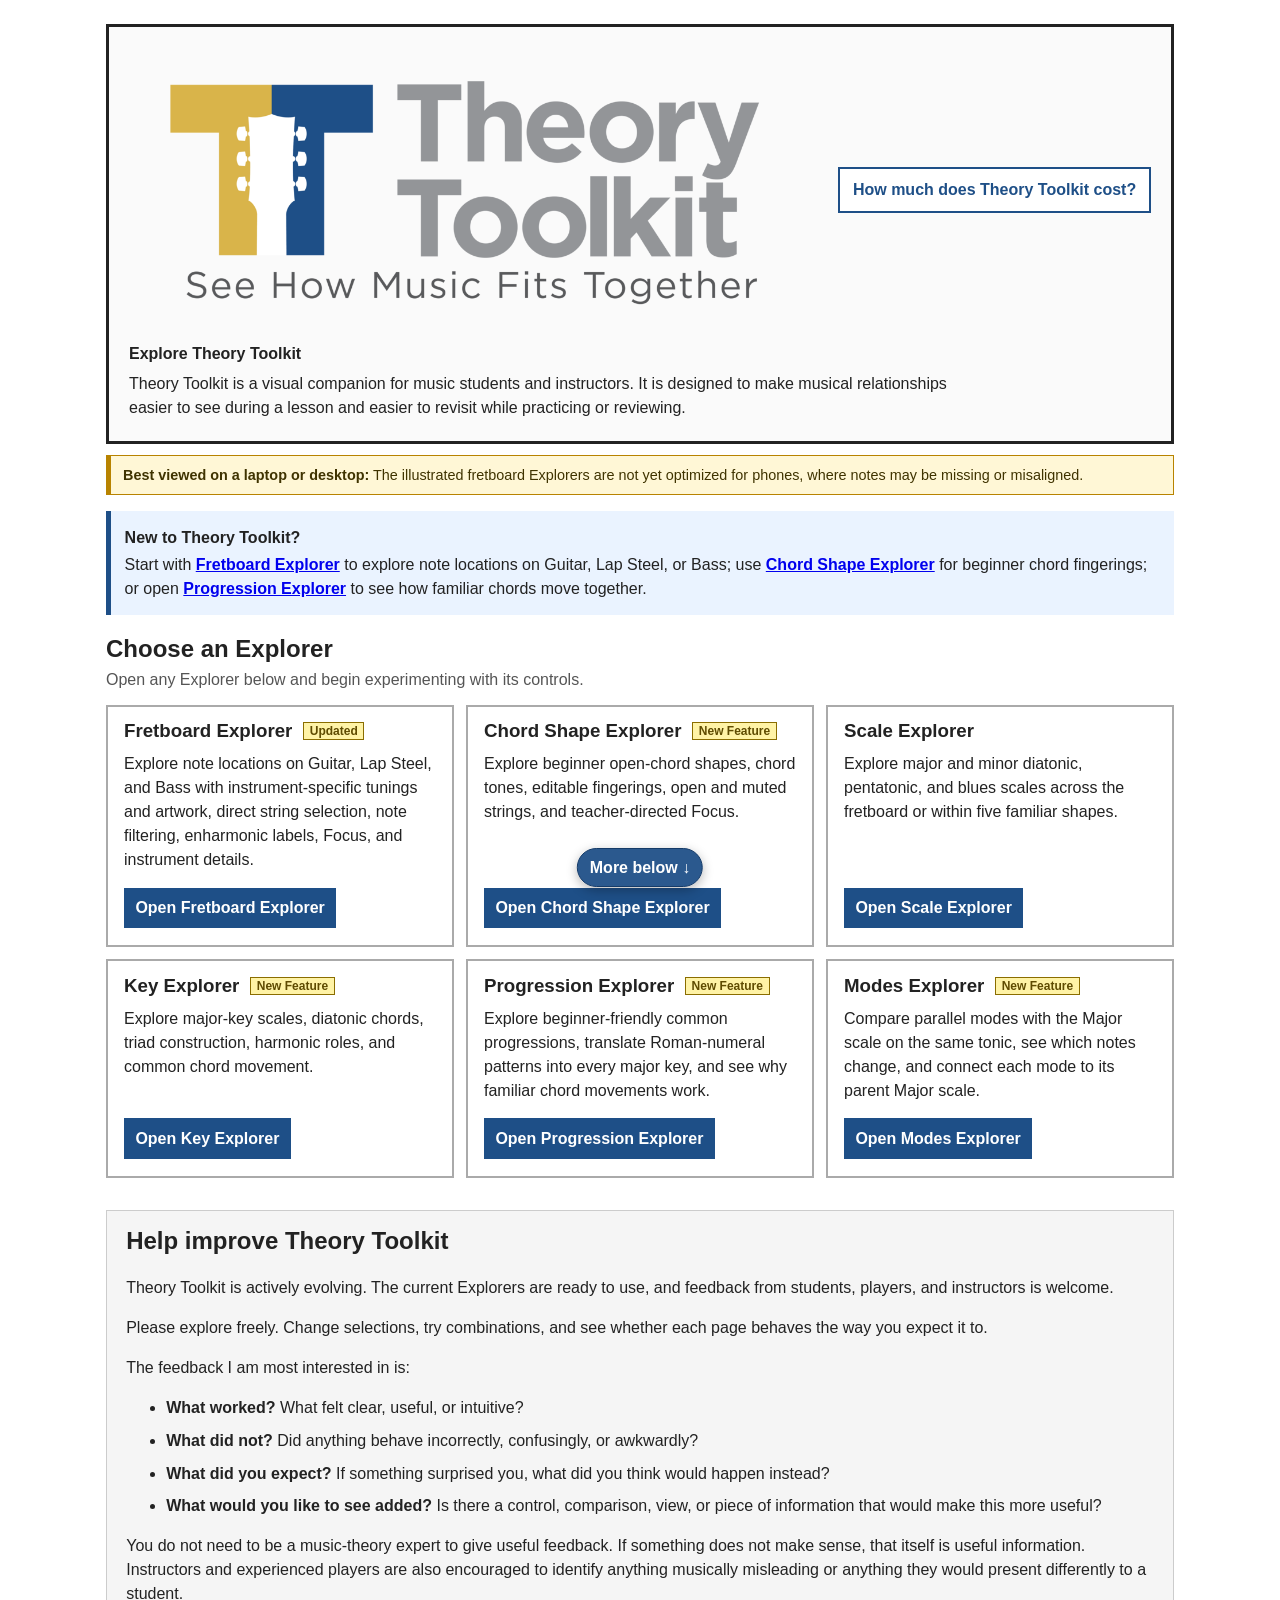
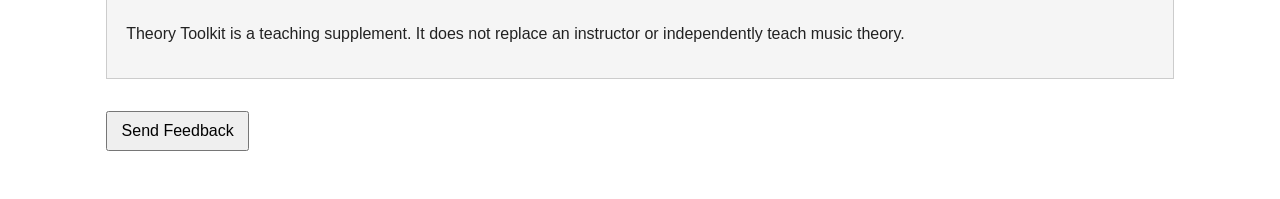
<file: index.html>
<!doctype html>
<html lang="en">
<head>
  <meta charset="utf-8">
  <meta name="viewport" content="width=device-width, initial-scale=1">
  <title>Theory Toolkit</title>
  <link rel="icon" type="image/png" sizes="32x32" href="./assets/brand/favicon-32.png">
  <link rel="icon" type="image/png" sizes="512x512" href="./assets/brand/favicon-512.png">
  <link rel="apple-touch-icon" sizes="180x180" href="./assets/brand/apple-touch-icon.png">
  <link rel="stylesheet" href="./assets/brand/branding.css">
  <link rel="stylesheet" href="./src/ui/feedback.css">
  <style>.feedback-launch button { padding: .55rem .85rem; font-size: 1rem; margin: 0; }</style>
  <style>
    :root {
      --border: #aaa;
      --soft-border: #ccc;
      --surface: #f5f5f5;
      --accent: #1e4f87;
      --accent-soft: #eaf3ff;
      --new: #fff3a6;
      --new-ink: #5f4b00;
    }
    * { box-sizing: border-box; }
    body { font-family: sans-serif; max-width: 1100px; margin: 1.5rem auto 3rem; padding: 0 1rem; line-height: 1.5; color: #222; }
    h1, h2, h3 { line-height: 1.2; }
    a { font-weight: bold; }
    .hero { border: 3px solid #222; padding: 1rem 1.25rem; background: #fafafa; }
    .hero-top { display: flex; align-items: center; justify-content: space-between; gap: 1.25rem; }
    .hero-top .brand-heading { margin: 0; flex: 0 1 auto; }
    .cost-note { position: relative; flex: 0 0 auto; }
    .cost-note summary { list-style: none; cursor: pointer; font-weight: bold; border: 2px solid var(--accent); padding: .55rem .8rem; background: #fff; color: var(--accent); }
    .cost-note summary::-webkit-details-marker { display: none; }
    .cost-note summary:hover, .cost-note summary:focus-visible { background: var(--accent-soft); }
    .cost-answer { position: absolute; right: 0; top: calc(100% + .45rem); z-index: 20; width: min(23rem, 80vw); padding: .75rem .85rem; border: 2px solid var(--accent); background: #fff; box-shadow: 0 .2rem .65rem rgba(0, 0, 0, .2); }
    .cost-answer p { margin: 0; }
    .hero p { max-width: 850px; margin: .35rem 0; }
    .build-mark { font-weight: bold; }
    .start-note { margin: 1rem 0 .8rem; padding: .7rem .85rem; border-left: 5px solid var(--accent); background: var(--accent-soft); }
    .start-note p { margin: .2rem 0; }
    .section-heading { margin: 1.25rem 0 .25rem; }
    .section-intro { margin: 0 0 .8rem; color: #555; }
    .tool-grid { display: grid; grid-template-columns: repeat(auto-fit, minmax(280px, 1fr)); gap: .75rem; }
    .tool { display: flex; flex-direction: column; min-height: 12rem; padding: .85rem 1rem; border: 2px solid var(--border); background: #fff; }
    .tool:hover { border-color: var(--accent); background: #f8fbff; }
    .tool h3 { margin: 0 0 .35rem; }
    .tool p { margin: .25rem 0; }
    .tool-link { margin-top: auto !important; padding-top: .7rem; }
    .tool-link a { display: inline-block; padding: .45rem .65rem; border: 1px solid var(--accent); background: var(--accent); color: #fff; text-decoration: none; }
    .tool-link a:hover, .tool-link a:focus { background: #153b68; }
    .new-feature { display: inline-block; margin-left: .35rem; padding: .05rem .35rem; border: 1px solid #8a6d00; background: var(--new); color: var(--new-ink); font-size: .75rem; vertical-align: .15rem; }
    .tester-note { margin-top: 2rem; padding: 1rem 1.2rem; border: 1px solid var(--soft-border); background: var(--surface); }
    .tester-note h2 { margin-top: 0; }
    .tester-note li { margin: .55rem 0; }
    .scroll-cue {
      position: fixed;
      left: 50%;
      bottom: .8rem;
      z-index: 30;
      padding: .4rem .75rem;
      border: 1px solid #153b68;
      border-radius: 999px;
      background: rgba(30, 79, 135, .94);
      color: #fff;
      font: inherit;
      font-weight: bold;
      box-shadow: 0 .2rem .65rem rgba(0, 0, 0, .28);
      cursor: pointer;
      transform: translateX(-50%);
      animation: scroll-nudge 1.8s ease-in-out infinite;
    }
    .scroll-cue[hidden] { display: none; }
    .scroll-cue:hover, .scroll-cue:focus-visible { background: #153b68; }
    @keyframes scroll-nudge {
      0%, 65%, 100% { transform: translate(-50%, 0); }
      78% { transform: translate(-50%, .28rem); }
    }
    @media (prefers-reduced-motion: reduce) {
      .scroll-cue { animation: none; }
    }
    @media (max-width: 650px) {
      body { margin-top: .75rem; }
      .hero { padding: .8rem .9rem; }
      .hero-top { align-items: flex-start; flex-direction: column; gap: .6rem; }
      .cost-answer { left: 0; right: auto; width: min(23rem, calc(100vw - 3.8rem)); }
      .tool-grid { grid-template-columns: 1fr; }
    }
  </style>
  <link rel="stylesheet" href="./src/ui/mobile-support-notice.css">
</head>
<body>
  <header class="hero">
    <div class="hero-top">
      <h1 class="brand-heading"><img class="brand-logo" src="./assets/brand/theory-toolkit-logo.png" alt="Theory Toolkit — See How Music Fits Together"></h1>
      <details class="cost-note">
        <summary>How much does Theory Toolkit cost?</summary>
        <div class="cost-answer">
          <p><strong>Nothing. Now or later.</strong> This web app is free to use and share and will remain that way as it continues to grow. No account, email address, or payment information is required.</p>
        </div>
      </details>
    </div>
    <p class="build-mark">Explore Theory Toolkit</p>
    <p>Theory Toolkit is a visual companion for music students and instructors. It is designed to make musical relationships easier to see during a lesson and easier to revisit while practicing or reviewing.</p>
  </header>

  <aside class="mobile-support-notice" role="note"><strong>Best viewed on a laptop or desktop:</strong> The illustrated fretboard Explorers are not yet optimized for phones, where notes may be missing or misaligned.</aside>

  <div class="start-note">
    <p><strong>New to Theory Toolkit?</strong></p>
    <p>Start with <a href="fretboard-explorer.html">Fretboard Explorer</a> to explore note locations on Guitar, Lap Steel, or Bass; use <a href="chord-shape-explorer.html">Chord Shape Explorer</a> for beginner chord fingerings; or open <a href="progression-explorer.html">Progression Explorer</a> to see how familiar chords move together.</p>
  </div>

  <main>
    <h2 class="section-heading" id="explorers">Choose an Explorer</h2>
    <p class="section-intro">Open any Explorer below and begin experimenting with its controls.</p>

    <div class="tool-grid">
      <article class="tool">
        <h3>Fretboard Explorer <span class="new-feature">Updated</span></h3>
        <p>Explore note locations on Guitar, Lap Steel, and Bass with instrument-specific tunings and artwork, direct string selection, note filtering, enharmonic labels, Focus, and instrument details.</p>
        <p class="tool-link"><a href="fretboard-explorer.html">Open Fretboard Explorer</a></p>
      </article>

      <article class="tool">
        <h3>Chord Shape Explorer <span class="new-feature">New Feature</span></h3>
        <p>Explore beginner open-chord shapes, chord tones, editable fingerings, open and muted strings, and teacher-directed Focus.</p>
        <p class="tool-link"><a href="chord-shape-explorer.html">Open Chord Shape Explorer</a></p>
      </article>

      <article class="tool">
        <h3>Scale Explorer</h3>
        <p>Explore major and minor diatonic, pentatonic, and blues scales across the fretboard or within five familiar shapes.</p>
        <p class="tool-link"><a href="scale-explorer.html">Open Scale Explorer</a></p>
      </article>

      <article class="tool">
        <h3>Key Explorer <span class="new-feature">New Feature</span></h3>
        <p>Explore major-key scales, diatonic chords, triad construction, harmonic roles, and common chord movement.</p>
        <p class="tool-link"><a href="key-explorer.html">Open Key Explorer</a></p>
      </article>

      <article class="tool">
        <h3>Progression Explorer <span class="new-feature">New Feature</span></h3>
        <p>Explore beginner-friendly common progressions, translate Roman-numeral patterns into every major key, and see why familiar chord movements work.</p>
        <p class="tool-link"><a href="progression-explorer.html">Open Progression Explorer</a></p>
      </article>

      <article class="tool">
        <h3>Modes Explorer <span class="new-feature">New Feature</span></h3>
        <p>Compare parallel modes with the Major scale on the same tonic, see which notes change, and connect each mode to its parent Major scale.</p>
        <p class="tool-link"><a href="modes-explorer.html">Open Modes Explorer</a></p>
      </article>
    </div>

    <section class="tester-note" aria-labelledby="testing-heading">
      <h2 id="testing-heading">Help improve Theory Toolkit</h2>
      <p>Theory Toolkit is actively evolving. The current Explorers are ready to use, and feedback from students, players, and instructors is welcome.</p>
      <p>Please explore freely. Change selections, try combinations, and see whether each page behaves the way you expect it to.</p>
      <p>The feedback I am most interested in is:</p>
      <ul>
        <li><strong>What worked?</strong> What felt clear, useful, or intuitive?</li>
        <li><strong>What did not?</strong> Did anything behave incorrectly, confusingly, or awkwardly?</li>
        <li><strong>What did you expect?</strong> If something surprised you, what did you think would happen instead?</li>
        <li><strong>What would you like to see added?</strong> Is there a control, comparison, view, or piece of information that would make this more useful?</li>
      </ul>
      <p>You do not need to be a music-theory expert to give useful feedback. If something does not make sense, that itself is useful information. Instructors and experienced players are also encouraged to identify anything musically misleading or anything they would present differently to a student.</p>
      <p>Theory Toolkit is a teaching supplement. It does not replace an instructor or independently teach music theory.</p>
    </section>
  </main>

  <button type="button" class="scroll-cue" id="scroll-cue" aria-label="Scroll down to see more">More below ↓</button>

  <script>
    const scrollCue = document.querySelector("#scroll-cue");
    const costNote = document.querySelector(".cost-note");

    document.addEventListener("click", (event) => {
      if (costNote.open && !costNote.contains(event.target)) {
        costNote.open = false;
      }
    });

    document.addEventListener("keydown", (event) => {
      if (event.key === "Escape" && costNote.open) {
        costNote.open = false;
        costNote.querySelector("summary").focus();
      }
    });

    function updateScrollCue() {
      const page = document.documentElement;
      const hasMoreBelow = window.scrollY + window.innerHeight < page.scrollHeight - 32;
      scrollCue.hidden = !hasMoreBelow;
    }

    scrollCue.addEventListener("click", () => {
      window.scrollBy({ top: window.innerHeight * .75, behavior: "smooth" });
    });
    window.addEventListener("scroll", updateScrollCue, { passive: true });
    window.addEventListener("resize", updateScrollCue);
    updateScrollCue();
  </script>

  <script type="module">
    import { installFeedback } from "./src/ui/feedback.js";
    installFeedback({ page: "Theory Toolkit Home", build: "Public Site", getContext: () => "Theory Toolkit landing page" });
  </script>
</body>
</html>
</file>
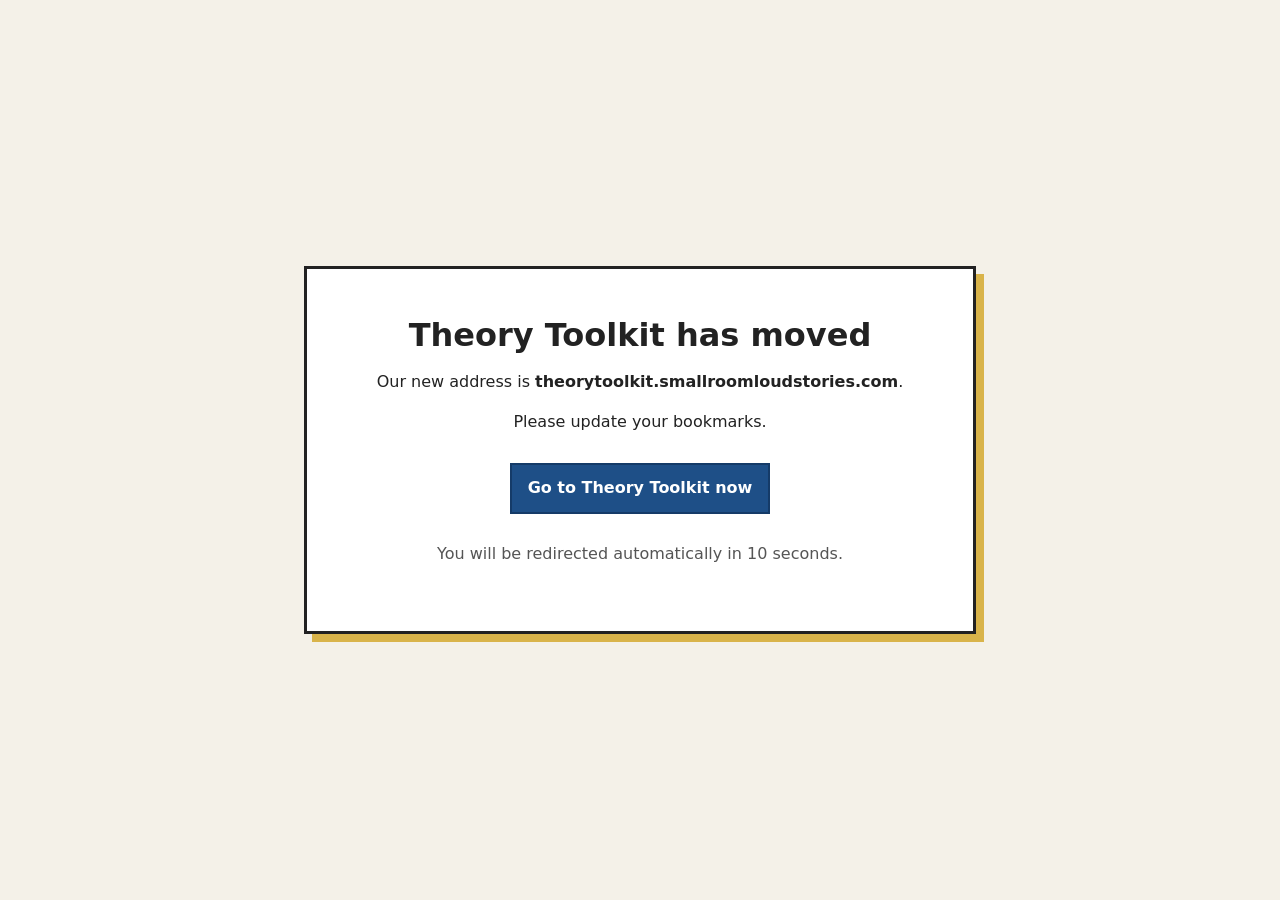
<file: tests/index.html>
<!doctype html>
<html lang="en"><head><meta charset="utf-8"><meta name="viewport" content="width=device-width, initial-scale=1">
<title>Theory Toolkit Has Moved</title><link rel="canonical" href="https://theorytoolkit.smallroomloudstories.com/"><link rel="stylesheet" href="moved.css"></head>
<body><main data-destination="/"><h1>Theory Toolkit has moved</h1><p>Our new address is <span class="new-address">theorytoolkit.smallroomloudstories.com</span>.</p><p>Please update your bookmarks.</p><p><a class="go-now" href="/">Go to Theory Toolkit now</a></p><p class="countdown">You will be redirected automatically in <span id="countdown">10</span> seconds.</p></main><script src="moved.js"></script></body></html>
</file>
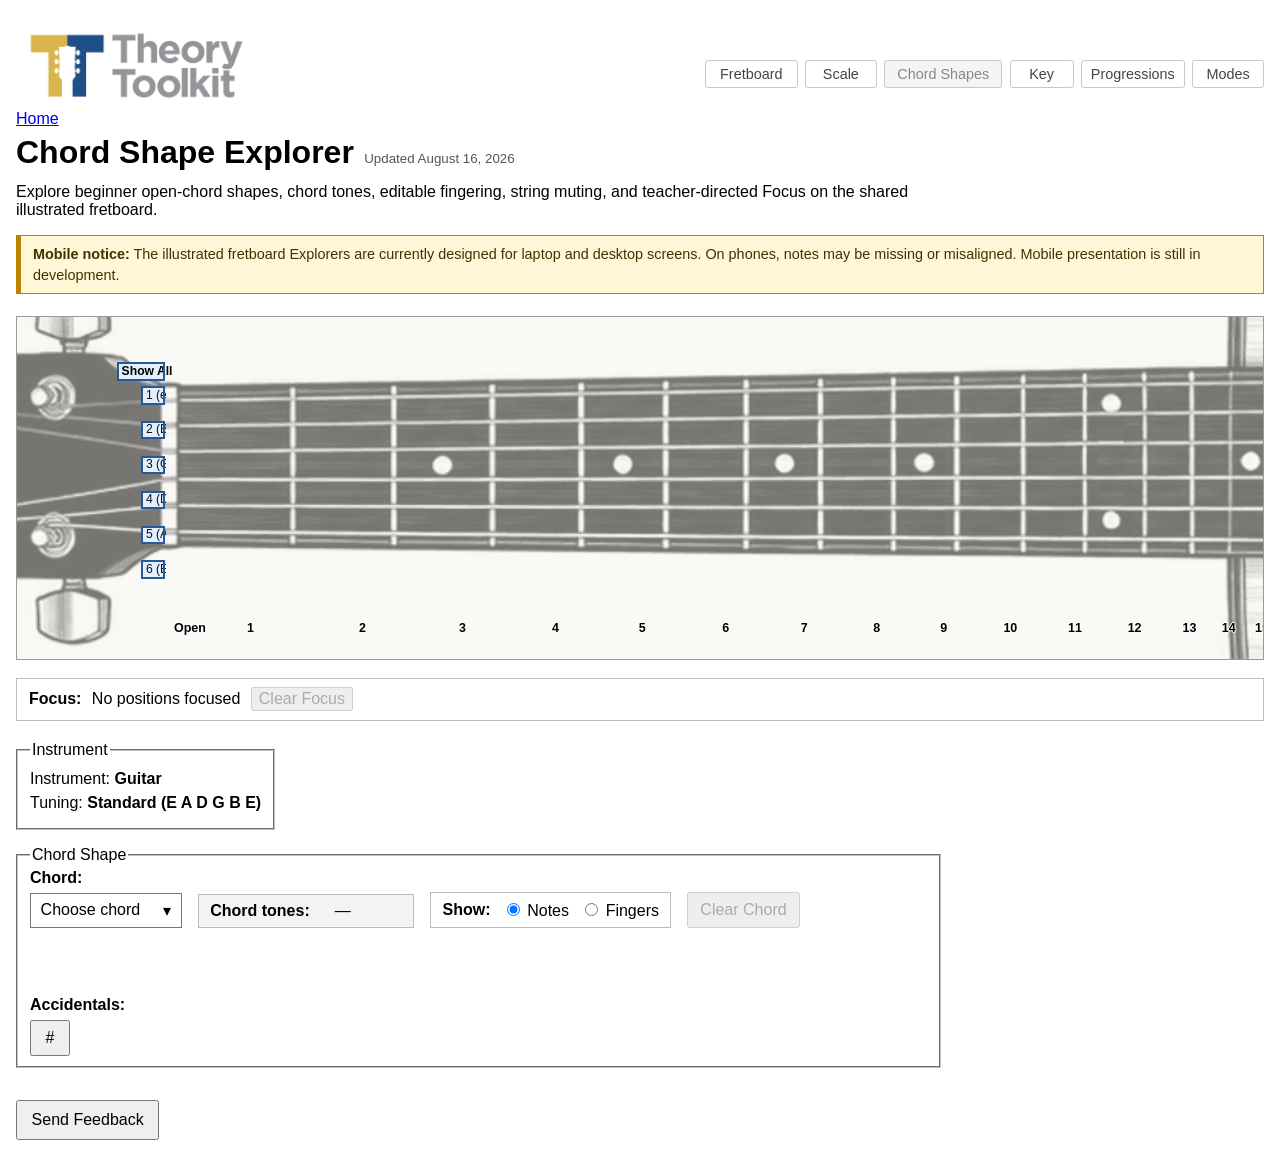
<file: chord-shape-explorer.html>
<!doctype html>
<html lang="en">
<head>
  <meta charset="utf-8">
  <meta name="viewport" content="width=device-width, initial-scale=1">
  <title>Theory Toolkit - Chord Shape Explorer</title>
  <link rel="icon" type="image/png" sizes="32x32" href="./assets/brand/favicon-32.png">
  <link rel="icon" type="image/png" sizes="512x512" href="./assets/brand/favicon-512.png">
  <link rel="apple-touch-icon" sizes="180x180" href="./assets/brand/apple-touch-icon.png">
  <link rel="stylesheet" href="./assets/brand/branding.css">
  <link rel="stylesheet" href="./src/styles/fretboard-view.css?v=20260819-cleanup1">
  <link rel="stylesheet" href="./src/ui/feedback.css">
  <style>
    body { font-family: sans-serif; max-width: 1650px; margin: 1.25rem auto 2rem; padding: 0 1rem; }
    h1 { margin: .35rem 0; }
    .toolkit-header { display: flex; align-items: center; justify-content: space-between; gap: 2rem; width: min(1618px, calc(100vw - 2rem)); margin-left: 50%; transform: translateX(-50%); }
    .toolkit-header > p { margin: 0; }
    .toolkit-header .workbench-home img { display: block; width: min(15rem, 60vw); height: auto; }
    .explorer-nav { display: grid; grid-template-columns: 5.8rem 4.5rem 7.4rem 4rem 6.5rem 4.5rem; justify-content: end; gap: .45rem; margin-left: auto; }
    .explorer-nav a, .explorer-nav .current { text-align: center; white-space: nowrap; }
    .explorer-nav a, .explorer-nav .current { display: inline-block; padding: .3rem .55rem; border: 1px solid #c8c8c8; border-radius: 3px; font-size: .9rem; text-decoration: none; }
    .explorer-nav a { color: #444; background: #fff; }
    .explorer-nav a:hover, .explorer-nav a:focus-visible { border-color: #888; text-decoration: underline; }
    .explorer-nav .current { color: #888; background: #f4f4f4; }
    @media (max-width: 900px) { .toolkit-header { align-items: flex-start; flex-direction: column; gap: .65rem; } .explorer-nav { display: flex; justify-content: flex-start; margin-left: 0; } }

    .page-title { display: flex; flex-wrap: wrap; align-items: baseline; gap: .65rem; }
    .update-stamp { font-size: 10pt; font-weight: normal; color: #555; white-space: nowrap; }
    .workbench-mark { margin: .25rem 0; font-weight: bold; }
    .checkpoint-note { margin: .4rem 0 1rem; max-width: 950px; }
    button { font: inherit; cursor: pointer; }
    .focus-bar { display: flex; flex-wrap: wrap; align-items: center; gap: .65rem; border: 1px solid #bbb; padding: .55rem .75rem; margin: .75rem 0 1.25rem; }
    .controls { display: flex; flex-direction: column; gap: 1rem; align-items: flex-start; }
    fieldset { min-width: 0; margin: 0; }
    .chord-panel { display: flex; flex-wrap: wrap; align-items: end; gap: 1rem; }
    .control-label { display: block; margin-bottom: .35rem; font-weight: bold; }
    .chord-wheel { position: relative; width: 9.5rem; }
    .chord-wheel-trigger { width: 100%; padding: .45rem .6rem; border: 1px solid #777; background: #fff; text-align: left; white-space: nowrap; }
    .chord-wheel-trigger::after { float: right; content: "▾"; }
    .chord-wheel-menu { position: absolute; top: 50%; left: 0; z-index: 20; width: 100%; box-sizing: border-box; border: 1px solid #777; background: #fff; box-shadow: 0 .25rem .75rem rgba(0,0,0,.25); overflow: hidden; transform: translateY(-50%); }
    .chord-wheel-menu[hidden] { display: none; }
    .chord-wheel-option { display: block; width: 100%; margin: 0; padding: .3rem .55rem; border: 0; background: #fff; text-align: center; }
    .chord-wheel-option:hover, .chord-wheel-option:focus { background: #e3efff; }
    .chord-wheel-option.center { border-top: 1px solid #777; border-bottom: 1px solid #777; background: #f3f3f3; font-weight: bold; }
    .chord-tones { min-width: 12rem; padding: .45rem .7rem; border: 1px solid #bbb; background: #f3f3f3; }
    .chord-tones strong { display: inline-block; min-width: 7.5rem; }
    .label-mode { display: flex; align-items: center; gap: .7rem; padding: .45rem .7rem; border: 1px solid #bbb; }
    .label-mode label { white-space: nowrap; }
    .finger-editor { flex-basis: 100%; display: flex; flex-wrap: wrap; align-items: center; gap: .55rem; min-height: 2rem; padding-top: .25rem; }
    .finger-editor.inactive { visibility: hidden; }
    .finger-editor label { display: inline-flex; align-items: center; gap: .3rem; white-space: nowrap; }
    .finger-editor select { padding: .25rem .35rem; }
    #clear-chord, #accidental-toggle { padding: .45rem .7rem; }
    #accidental-toggle { min-width: 2.5rem; }
    .instrument-panel p { margin: .35rem 0; }
    .muted-position .note-label { display: grid !important; color: #e02020 !important; font-size: 1.35rem !important; text-shadow: -1px -1px 0 #111, 1px -1px 0 #111, -1px 1px 0 #111, 1px 1px 0 #111 !important; }
    .muted-position .note-natural { font-size: 0; }
    .muted-position .note-natural::after { content: "×"; font-size: 1.35rem; }
  </style>
  <link rel="stylesheet" href="./src/ui/mobile-support-notice.css">
</head>
<body>
  <header class="toolkit-header">
  <p><a class="workbench-home" href="index.html"><img src="./assets/brand/theory-toolkit-logo-no-tagline.png" alt="Theory Toolkit"><span>Home</span></a></p>
  <nav class="explorer-nav" aria-label="Explorer navigation">
      <a href="fretboard-explorer.html">Fretboard</a>
      <a href="scale-explorer.html">Scale</a>
      <span class="current" aria-current="page">Chord Shapes</span>
      <a href="key-explorer.html">Key</a>
      <a href="progression-explorer.html">Progressions</a>
      <a href="modes-explorer.html">Modes</a>
  </nav>
</header>
  <div class="page-title"><h1>Chord Shape Explorer</h1><span class="update-stamp">Updated August 16, 2026</span></div>
  <p class="checkpoint-note">Explore beginner open-chord shapes, chord tones, editable fingering, string muting, and teacher-directed Focus on the shared illustrated fretboard.</p>

<aside class="mobile-support-notice" role="note"><strong>Mobile notice:</strong> The illustrated fretboard Explorers are currently designed for laptop and desktop screens. On phones, notes may be missing or misaligned. Mobile presentation is still in development.</aside>

  <div class="fretboard-wrap"><div class="fretboard-surface fretboard-diagnostic-surface"><table id="fretboard-table" class="fretboard-view fretboard-diagnostic"><thead id="fretboard-head"></thead><tbody id="fretboard-body"></tbody></table></div></div>

  <div class="focus-bar"><strong>Focus:</strong><span id="focus-status">No positions focused</span><button type="button" id="clear-focus">Clear Focus</button></div>

  <div class="controls">
    <fieldset class="instrument-panel"><legend>Instrument</legend><p>Instrument: <strong>Guitar</strong></p><p>Tuning: <strong>Standard (E A D G B E)</strong></p></fieldset>
    <fieldset class="chord-panel">
      <legend>Chord Shape</legend>
      <div><span class="control-label">Chord:</span><div class="chord-wheel" id="chord-wheel"><button type="button" id="chord-wheel-trigger" class="chord-wheel-trigger" aria-haspopup="listbox" aria-expanded="false" aria-label="Choose a chord shape">Choose chord</button><div id="chord-wheel-menu" class="chord-wheel-menu" role="listbox" aria-label="Chord shapes" hidden></div></div></div>
      <div class="chord-tones"><strong>Chord tones:</strong> <span id="chord-tones">—</span></div>
      <div class="label-mode"><strong>Show:</strong><label><input type="radio" name="label-mode" value="notes" checked> Notes</label><label><input type="radio" name="label-mode" value="fingers"> Fingers</label></div>
      <button type="button" id="clear-chord" disabled>Clear Chord</button>
      <div id="finger-editor" class="finger-editor" hidden></div>
      <span><span class="control-label">Accidentals:</span><button type="button" id="accidental-toggle" aria-label="Showing sharps; switch to flats" title="Switch between sharps and flats">#</button></span>
    </fieldset>
  </div>

  <script type="module">
    import { GUITAR_TUNINGS } from "./src/data/music-data.js";
    import { buildFretboard } from "./src/engine/fretboard.js";
    import { createFretboardFocus } from "./src/engine/fretboard-focus.js";
    import { FRETBOARD_MAX_FRET, configureFretboardView, positionFretboardCells } from "./src/ui/fretboard-view.js?v=20260816-2";
    import { installFeedback } from "./src/ui/feedback.js";

    const CHORDS = [
      { id: "A", label: "A", tones: ["A", "C#", "E"], frets: [0, 2, 2, 2, 0, null], fingers: [null, 3, 2, 1, null, null] },
      { id: "Am", label: "Am", tones: ["A", "C", "E"], frets: [0, 1, 2, 2, 0, null], fingers: [null, 1, 3, 2, null, null] },
      { id: "Asus2", label: "Asus2", tones: ["A", "B", "E"], frets: [0, 0, 2, 2, 0, null], fingers: [null, null, 3, 2, null, null] },
      { id: "C", label: "C", tones: ["C", "E", "G"], frets: [0, 1, 0, 2, 3, null], fingers: [null, 1, null, 2, 3, null] },
      { id: "D", label: "D", tones: ["D", "F#", "A"], frets: [2, 3, 2, 0, null, null], fingers: [2, 3, 1, null, null, null] },
      { id: "Dm", label: "Dm", tones: ["D", "F", "A"], frets: [1, 3, 2, 0, null, null], fingers: [1, 3, 2, null, null, null] },
      { id: "E", label: "E", tones: ["E", "G#", "B"], frets: [0, 0, 1, 2, 2, 0], fingers: [null, null, 1, 3, 2, null] },
      { id: "Em", label: "Em", tones: ["E", "G", "B"], frets: [0, 0, 0, 2, 2, 0], fingers: [null, null, null, 3, 2, null] },
      { id: "easy-f", label: "Easy F", tones: ["F", "A", "C"], frets: [1, 1, 2, 3, null, null], fingers: [1, 1, 2, 3, null, null] },
      { id: "G", label: "G", tones: ["G", "B", "D"], frets: [3, 0, 0, 0, 2, 3], fingers: [3, null, null, null, 1, 2] }
    ];
    const flatNames = new Map([["C#", "Db"], ["D#", "Eb"], ["F#", "Gb"], ["G#", "Ab"], ["A#", "Bb"]]);
    const fretboard = buildFretboard(GUITAR_TUNINGS.standard.strings, FRETBOARD_MAX_FRET);
    const focus = createFretboardFocus(), focusOverrides = new Set(), hiddenChordPositions = new Set(), selectedStrings = new Set();
    let nutModes = GUITAR_TUNINGS.standard.strings.map(() => "normal");
    let allStringsActive = true, selectedChord = null, wheelCenter = 0, accidentalDisplay = "sharps", labelMode = "notes", fingerAssignments = [], lastWheelStep = 0;
    const head = document.querySelector("#fretboard-head"), body = document.querySelector("#fretboard-body"), wheel = document.querySelector("#chord-wheel"), wheelTrigger = document.querySelector("#chord-wheel-trigger"), wheelMenu = document.querySelector("#chord-wheel-menu"), chordTones = document.querySelector("#chord-tones"), fingerEditor = document.querySelector("#finger-editor"), clearChord = document.querySelector("#clear-chord"), clearFocus = document.querySelector("#clear-focus"), focusStatus = document.querySelector("#focus-status"), accidentalToggle = document.querySelector("#accidental-toggle");
    const positionKey = (stringNumber, fretNumber) => `${stringNumber}:${fretNumber}`;
    const displayNote = note => accidentalDisplay === "flats" ? (flatNames.get(note) ?? note) : note;
    const wrapIndex = index => (index + CHORDS.length) % CHORDS.length;

    function resetStringScope(){selectedStrings.clear();allStringsActive=true;focusOverrides.clear()}
    function toggleStringScope(n){if(allStringsActive){allStringsActive=false;selectedStrings.add(n)}else if(selectedStrings.has(n)){selectedStrings.delete(n);if(selectedStrings.size===0)allStringsActive=true}else selectedStrings.add(n);focusOverrides.clear();render()}
    function renderNoteLabel(note,literal=false){const shown=literal?String(note):displayNote(note),accidental=literal?"":shown.match(/[#b]$/)?.[0]??"",label=document.createElement("span"),text=document.createElement("span"),natural=document.createElement("span");label.className="note-label";text.className="note-text";natural.className="note-natural";natural.textContent=accidental?shown.slice(0,-1):shown;text.appendChild(natural);if(accidental){const a=document.createElement("span");a.className="note-accidental";a.textContent=accidental;text.appendChild(a)}label.appendChild(text);return label}
    function renderWheel(){wheelMenu.innerHTML="";for(let offset=-3;offset<=3;offset+=1){const chord=CHORDS[wrapIndex(wheelCenter+offset)],option=document.createElement("button");option.type="button";option.className="chord-wheel-option";option.classList.toggle("center",offset===0);option.setAttribute("role","option");option.setAttribute("aria-selected",String(selectedChord?.id===chord.id));option.textContent=chord.label;option.addEventListener("click",()=>selectChord(chord));wheelMenu.appendChild(option)}}
    function openWheel(){renderWheel();wheelMenu.hidden=false;wheelTrigger.setAttribute("aria-expanded","true")}
    function closeWheel(){wheelMenu.hidden=true;wheelTrigger.setAttribute("aria-expanded","false")}
    function moveWheel(direction){wheelCenter=wrapIndex(wheelCenter+direction);renderWheel()}
    function selectChord(chord){selectedChord=chord;hiddenChordPositions.clear();fingerAssignments=[...chord.fingers];nutModes=chord.frets.map(fret=>fret===null?"muted":"normal");wheelCenter=CHORDS.findIndex(item=>item.id===chord.id);wheelTrigger.textContent=chord.label;clearChord.disabled=false;closeWheel();render()}
    function clearSelectedChord(){selectedChord=null;hiddenChordPositions.clear();fingerAssignments=[];nutModes=GUITAR_TUNINGS.standard.strings.map(() => "normal");wheelCenter=0;wheelTrigger.textContent="Choose chord";clearChord.disabled=true;closeWheel();render()}
    function updateFocusStatus(){const count=focus.size+nutModes.filter(mode=>mode==="focus").length;focusStatus.textContent=count===0?"No positions focused":`${count} position${count===1?"":"s"} focused`;clearFocus.disabled=count===0}
    function renderFingerEditor(){fingerEditor.innerHTML="";fingerEditor.hidden=false;fingerEditor.classList.toggle("inactive",labelMode!=="fingers"||!selectedChord);if(!selectedChord)return;const heading=document.createElement("strong");heading.textContent="Fretted fingers:";fingerEditor.appendChild(heading);selectedChord.frets.forEach((fret,index)=>{if(!fret)return;const stringData=GUITAR_TUNINGS.standard.strings[index],label=document.createElement("label"),select=document.createElement("select");label.append(`${stringData.label} fret ${fret}:`);for(let finger=1;finger<=4;finger+=1){const option=document.createElement("option");option.value=String(finger);option.textContent=String(finger);option.selected=fingerAssignments[index]===finger;select.appendChild(option)}select.setAttribute("aria-label",`${stringData.label} fret ${fret} finger`);select.addEventListener("change",()=>{fingerAssignments[index]=Number(select.value);render()});label.appendChild(select);fingerEditor.appendChild(label)})}

    function render(){
      body.innerHTML="";
      fretboard.forEach((stringData,stringIndex)=>{const row=document.createElement("tr"),labelCell=document.createElement("td"),stringButton=document.createElement("button"),stringSelected=allStringsActive||selectedStrings.has(stringData.string);stringButton.type="button";stringButton.className="string-scope-button";stringButton.classList.toggle("selected",stringSelected);stringButton.setAttribute("aria-pressed",String(stringSelected));stringButton.textContent=stringData.label;stringButton.title=`Toggle ${stringData.label} string scope`;stringButton.addEventListener("click",()=>toggleStringScope(stringData.string));labelCell.appendChild(stringButton);row.appendChild(labelCell);
        stringData.frets.forEach(({note},fretNumber)=>{const cell=document.createElement("td"),key=positionKey(stringData.string,fretNumber),chordFret=selectedChord?.frets[stringIndex],isPlayed=chordFret===fretNumber,nutMode=nutModes[stringIndex]??"normal",isNutCell=fretNumber===0,isNutMuted=isNutCell&&nutMode==="muted",isNutFocused=isNutCell&&nutMode==="focus",isChordHidden=isPlayed&&hiddenChordPositions.has(key),isFocused=focus.has(stringData.string,fretNumber)||isNutFocused,inScope=allStringsActive||selectedStrings.has(stringData.string),visible=inScope&&((isPlayed&&!isChordHidden&&!isNutMuted)||isNutMuted||isNutFocused||isFocused);cell.className="fret-position";if(fretNumber===FRETBOARD_MAX_FRET)cell.classList.add("suppressed-fret");if(!visible&&!focusOverrides.has(key))cell.classList.add("hidden-note");if(isPlayed&&!isChordHidden&&!isNutMuted&&inScope)cell.classList.add("selected-note","chord-position");if(isChordHidden)cell.classList.add("hidden-chord-position");if(isNutMuted&&inScope)cell.classList.add("muted-position");if(isFocused&&(inScope||focusOverrides.has(key)))cell.classList.add("focused-position");const shownLabel=labelMode==="fingers"&&isPlayed?(fretNumber===0?"O":fingerAssignments[stringIndex]):note;cell.appendChild(renderNoteLabel(shownLabel,labelMode==="fingers"&&isPlayed));cell.dataset.string=String(stringData.string);cell.dataset.fret=String(fretNumber);cell.title=isNutMuted?`String ${stringData.string}: muted at the nut — click to restore`:isNutFocused?`String ${stringData.string}, open ${displayNote(note)}: focused`:isChordHidden?`Hidden chord tone: ${displayNote(note)} — click to restore`:`String ${stringData.string}, ${fretNumber===0?"open":`fret ${fretNumber}`}: ${displayNote(note)}`;cell.addEventListener("click",()=>{if(isNutCell){nutModes[stringIndex]=nutMode==="normal"?"focus":nutMode==="focus"?"muted":"normal"}else if(isPlayed){if(isChordHidden){hiddenChordPositions.delete(key);if(focus.has(stringData.string,fretNumber))focus.toggle(stringData.string,fretNumber)}else if(isFocused){focus.toggle(stringData.string,fretNumber);focusOverrides.delete(key);hiddenChordPositions.add(key)}else{focus.toggle(stringData.string,fretNumber)}}else if(isFocused){focus.toggle(stringData.string,fretNumber);focusOverrides.delete(key)}else{focus.toggle(stringData.string,fretNumber);if(!inScope)focusOverrides.add(key)}render()});row.appendChild(cell)});body.appendChild(row)});
      const all=document.querySelector("#all-strings");all.classList.toggle("selected",allStringsActive);all.setAttribute("aria-pressed",String(allStringsActive));chordTones.textContent=selectedChord?selectedChord.tones.map(displayNote).join(" – "):"—";renderFingerEditor();positionFretboardCells(document.querySelector("#fretboard-table"),FRETBOARD_MAX_FRET);updateFocusStatus()
    }

    configureFretboardView({table:document.querySelector("#fretboard-table"),head,maxFret:FRETBOARD_MAX_FRET,firstHeader:'<button type="button" id="all-strings" class="string-scope-button selected" aria-pressed="true" title="Show all strings">Show All</button>'});
    document.querySelector("#all-strings").addEventListener("click",()=>{resetStringScope();render()});
    wheelTrigger.addEventListener("click",()=>wheelMenu.hidden?openWheel():closeWheel());
    wheelMenu.addEventListener("wheel",event=>{event.preventDefault();const now=performance.now();if(Math.abs(event.deltaY)<1||now-lastWheelStep<25)return;lastWheelStep=now;moveWheel(event.deltaY>0?1:-1)},{passive:false});
    wheelTrigger.addEventListener("keydown",event=>{if(!["ArrowDown","ArrowUp","Escape"].includes(event.key))return;event.preventDefault();if(event.key==="Escape"){closeWheel();return}if(wheelMenu.hidden)openWheel();moveWheel(event.key==="ArrowDown"?1:-1);wheelMenu.querySelector(".center").focus()});
    wheelMenu.addEventListener("keydown",event=>{if(event.key==="Escape"){event.preventDefault();closeWheel();wheelTrigger.focus();return}if(!["ArrowDown","ArrowUp"].includes(event.key))return;event.preventDefault();moveWheel(event.key==="ArrowDown"?1:-1);wheelMenu.querySelector(".center").focus()});
    document.addEventListener("click",event=>{if(!wheel.contains(event.target))closeWheel()});
    clearChord.addEventListener("click",clearSelectedChord);
    document.querySelectorAll('input[name="label-mode"]').forEach(radio=>radio.addEventListener("change",()=>{labelMode=radio.value;fingerAssignments=selectedChord?[...selectedChord.fingers]:[];render()}));
    clearFocus.addEventListener("click",()=>{focus.clear();focusOverrides.clear();nutModes=nutModes.map(mode=>mode==="focus"?"normal":mode);render()});
    accidentalToggle.addEventListener("click",()=>{accidentalDisplay=accidentalDisplay==="sharps"?"flats":"sharps";accidentalToggle.textContent=accidentalDisplay==="sharps"?"#":"b";accidentalToggle.setAttribute("aria-label",accidentalDisplay==="sharps"?"Showing sharps; switch to flats":"Showing flats; switch to sharps");render()});
    function toolkitContext(){
      const fingerSummary=selectedChord?selectedChord.frets.map((fret,index)=>fret?`${GUITAR_TUNINGS.standard.strings[index].label} fret ${fret}: ${fingerAssignments[index]}`:null).filter(Boolean).join(", "):"None";
      return [
        `Chord: ${selectedChord?.label??"None"}`,
        `Chord Tones: ${selectedChord?selectedChord.tones.map(displayNote).join(", "):"None"}`,
        `Labels: ${labelMode}`,
        `Fingering: ${fingerSummary}`,
        `Nut States: ${nutModes.length?nutModes.join(", "):"None"}`,
        `Hidden Chord Positions: ${hiddenChordPositions.size}`,
        `String Scope: ${allStringsActive?"All Strings":[...selectedStrings].sort((a,b)=>a-b).join(", ")}`,
        `Accidentals: ${accidentalDisplay}`,
        `Focused Positions: ${focus.size+nutModes.filter(mode=>mode==="focus").length}`
      ].join("; ")
    }
    installFeedback({page:"Chord Shape Explorer",build:"Public Version",getContext:toolkitContext});
    resetStringScope();render();
  </script>
</body>
</html>
</file>
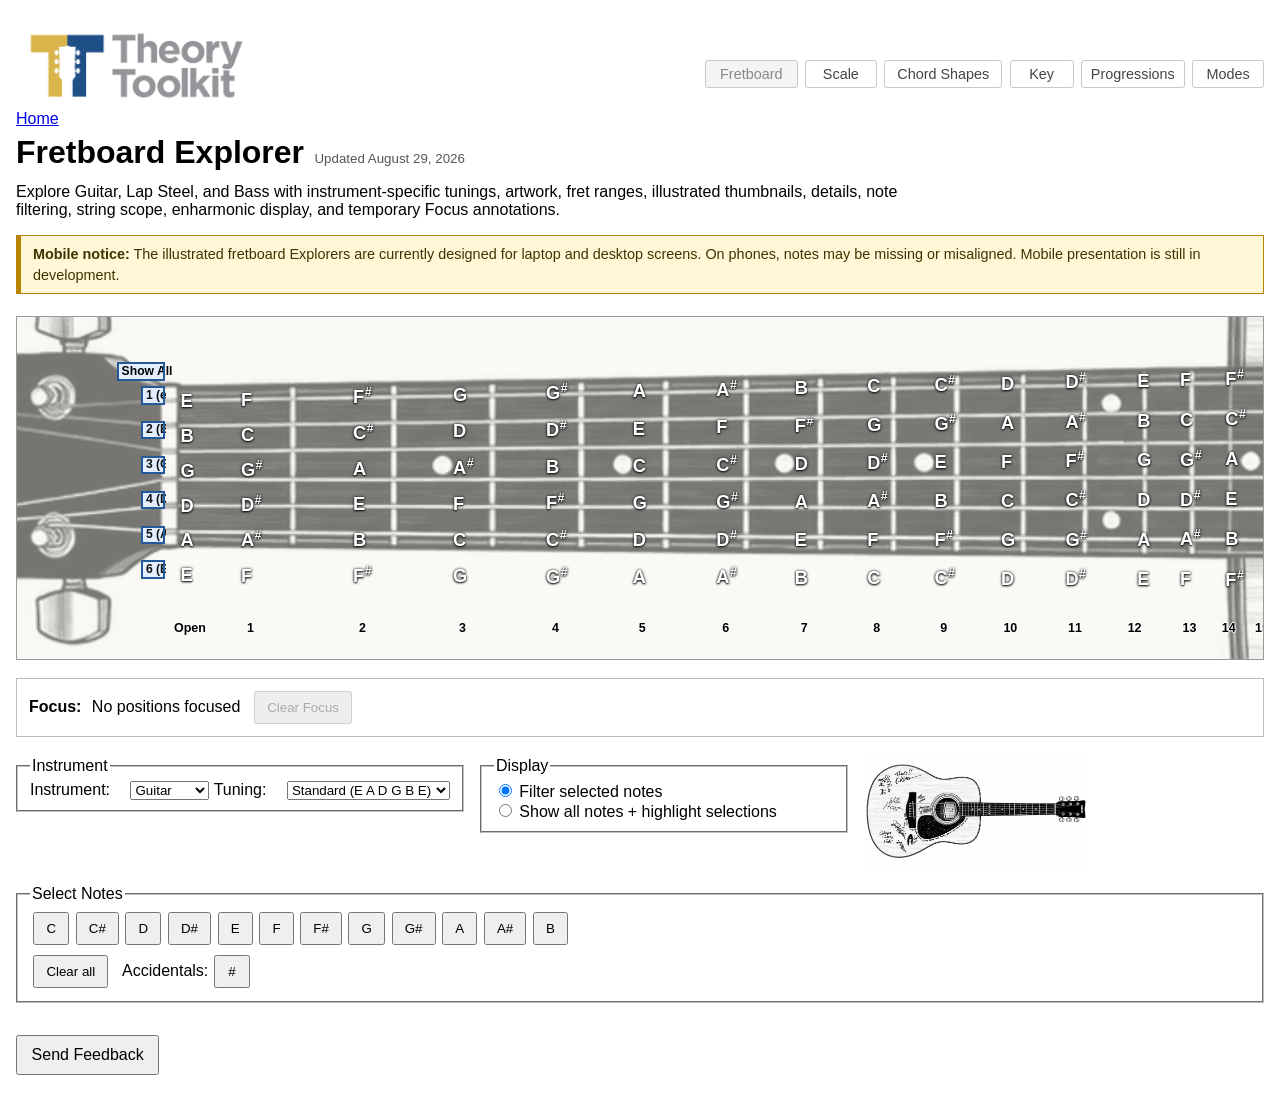
<file: fretboard-explorer.html>
<!doctype html>
<html lang="en">
<head>
  <meta charset="utf-8">
  <meta name="viewport" content="width=device-width, initial-scale=1">
  <title>Theory Toolkit - Fretboard Explorer</title>
  <link rel="icon" type="image/png" sizes="32x32" href="./assets/brand/favicon-32.png">
  <link rel="icon" type="image/png" sizes="512x512" href="./assets/brand/favicon-512.png">
  <link rel="apple-touch-icon" sizes="180x180" href="./assets/brand/apple-touch-icon.png">
  <link rel="stylesheet" href="./assets/brand/branding.css">
  <link rel="stylesheet" href="./src/styles/fretboard-view.css?v=20260829-multiinstrument1">
  <link rel="stylesheet" href="./src/ui/feedback.css">
  <style>.feedback-launch button { padding: .55rem .85rem; font-size: 1rem; margin: 0; }</style>
  <style>
    body { font-family: sans-serif; max-width: 1650px; margin: 1.25rem auto 2rem; padding: 0 1rem; }
    h1 { margin: .35rem 0; }
    .toolkit-header { display: flex; align-items: center; justify-content: space-between; gap: 2rem; width: min(1618px, calc(100vw - 2rem)); margin-left: 50%; transform: translateX(-50%); }
    .toolkit-header > p { margin: 0; }
    .toolkit-header .workbench-home img { display: block; width: min(15rem, 60vw); height: auto; }
    .explorer-nav { display: grid; grid-template-columns: 5.8rem 4.5rem 7.4rem 4rem 6.5rem 4.5rem; justify-content: end; gap: .45rem; margin-left: auto; }
    .explorer-nav a, .explorer-nav .current { text-align: center; white-space: nowrap; }
    .explorer-nav a, .explorer-nav .current { display: inline-block; padding: .3rem .55rem; border: 1px solid #c8c8c8; border-radius: 3px; font-size: .9rem; text-decoration: none; }
    .explorer-nav a { color: #444; background: #fff; }
    .explorer-nav a:hover, .explorer-nav a:focus-visible { border-color: #888; text-decoration: underline; }
    .explorer-nav .current { color: #888; background: #f4f4f4; }
    @media (max-width: 900px) { .toolkit-header { align-items: flex-start; flex-direction: column; gap: .65rem; } .explorer-nav { display: flex; justify-content: flex-start; margin-left: 0; } }

    .page-title { display: flex; flex-wrap: wrap; align-items: baseline; gap: .65rem; }
    .update-stamp { font-size: 10pt; font-weight: normal; color: #555; white-space: nowrap; }
    .workbench-mark { margin: .25rem 0; font-weight: bold; }
    .checkpoint-note { margin: .4rem 0 1rem; max-width: 900px; }
    .focus-bar { display: flex; flex-wrap: wrap; align-items: center; gap: .65rem; border: 1px solid #bbb; padding: .55rem .75rem; margin: .75rem 0 1.25rem; }
    .controls-grid { display: grid; grid-template-columns: max-content max-content 1fr; gap: 1rem; align-items: start; }
    .controls-grid fieldset { margin: 0; min-width: 0; }
    .display-panel { box-sizing: border-box; width: 23rem; }
    .instrument-feature { position: relative; box-sizing: border-box; width: 100%; height: 7rem; margin: 0; z-index: 10; }
    .instrument-thumbnail { box-sizing: border-box; width: 100%; height: 100%; margin: 0; padding: 0; border: 0; background: transparent; display: flex; align-items: center; justify-content: flex-start; overflow: hidden; }
    .instrument-thumbnail:hover, .instrument-thumbnail:focus-visible { outline: 2px solid #777; outline-offset: 2px; }
    .instrument-thumbnail img { display: block; width: 100%; height: 100%; object-fit: contain; object-position: left center; }
    .instrument-card { position: absolute; top: calc(100% + .35rem); right: 0; box-sizing: border-box; width: min(25rem, 100%); padding: .7rem .8rem; border: 1px solid #777; background: #fff; box-shadow: 0 .3rem .85rem rgba(0,0,0,.25); }
    .instrument-card[hidden] { display: none; }
    .instrument-card h2 { margin: 0 0 .3rem; font-size: 1rem; }
    .instrument-card p { margin: .25rem 0; }
    .instrument-card .instrument-credit { color: #555; font-size: .85rem; }
    .instrument-card button { margin: .4rem 0 0; padding: .3rem .55rem; }
    .instrument-dialog { width: min(52rem, calc(100% - 2rem)); padding: 0; border: 1px solid #666; }
    .instrument-dialog::backdrop { background: rgba(0,0,0,.55); }
    .instrument-dialog-inner { padding: 1rem 1.15rem 1.2rem; }
    .instrument-dialog-header { display: flex; align-items: start; justify-content: space-between; gap: 1rem; }
    .instrument-dialog-header h2 { margin: 0; }
    .instrument-dialog-close { margin: 0; padding: .25rem .5rem; }
    .instrument-dialog-content { display: grid; grid-template-columns: minmax(16rem, 1.2fr) minmax(14rem, .8fr); gap: 1rem; margin-top: .8rem; }
    .instrument-dialog-photo { display: block; width: 100%; max-height: 28rem; object-fit: contain; background: #f5f2ea; }
    .instrument-dialog-summary { margin-top: 0; }
    .instrument-dialog-facts { display: grid; grid-template-columns: max-content 1fr; gap: .25rem .6rem; }
    .instrument-dialog-facts dt { font-weight: bold; }
    .instrument-dialog-facts dd { margin: 0; }
    .instrument-dialog-credit { color: #555; }
    @media (max-width: 760px) { .instrument-dialog-content { grid-template-columns: 1fr; } }
    .notes-panel { grid-column: 1 / -1; }
    .note-panel-actions { display: flex; align-items: center; gap: .65rem; margin-top: .2rem; }
    .accidental-toggle-control { display: inline-flex; align-items: center; gap: .35rem; font-size: inherit; }
    #accidental-toggle { box-sizing: border-box; min-width: 2.25rem; margin: .2rem 0; }
    fieldset { margin-bottom: 1.25rem; }
    label { margin-right: 1rem; white-space: nowrap; }
    button { margin: .2rem; padding: .45rem .7rem; cursor: pointer; }
    button.selected { font-weight: bold; outline: 3px solid currentColor; outline-offset: 1px; }
  </style>
  <link rel="stylesheet" href="./src/ui/mobile-support-notice.css">
</head>
<body>
  <header class="toolkit-header">
  <p><a class="workbench-home" href="index.html"><img src="./assets/brand/theory-toolkit-logo-no-tagline.png" alt="Theory Toolkit"><span>Home</span></a></p>
  <nav class="explorer-nav" aria-label="Explorer navigation">
      <span class="current" aria-current="page">Fretboard</span>
      <a href="scale-explorer.html">Scale</a>
      <a href="chord-shape-explorer.html">Chord Shapes</a>
      <a href="key-explorer.html">Key</a>
      <a href="progression-explorer.html">Progressions</a>
      <a href="modes-explorer.html">Modes</a>
  </nav>
</header>
  <div class="page-title"><h1>Fretboard Explorer</h1><span class="update-stamp">Updated August 29, 2026</span></div>
  <p class="checkpoint-note">Explore Guitar, Lap Steel, and Bass with instrument-specific tunings, artwork, fret ranges, illustrated thumbnails, details, note filtering, string scope, enharmonic display, and temporary Focus annotations.</p>

<aside class="mobile-support-notice" role="note"><strong>Mobile notice:</strong> The illustrated fretboard Explorers are currently designed for laptop and desktop screens. On phones, notes may be missing or misaligned. Mobile presentation is still in development.</aside>

  <div class="fretboard-wrap">
    <div class="fretboard-surface fretboard-diagnostic-surface">
    <table id="fretboard-table" class="fretboard-view fretboard-diagnostic">
      <thead id="fretboard-head"></thead>
      <tbody id="fretboard-body"></tbody>
    </table>
    </div>
  </div>

  <div class="focus-bar">
    <strong>Focus:</strong>
    <span id="focus-status">No positions focused</span>
    <button type="button" id="clear-focus">Clear Focus</button>
  </div>

  <div class="controls-grid">
    <fieldset>
      <legend>Instrument</legend>
      <label for="instrument-select">Instrument:</label>
      <select id="instrument-select"></select>
      <label for="tuning-select">Tuning:</label>
      <select id="tuning-select"></select>
    </fieldset>

    <fieldset class="display-panel">
      <legend>Display</legend>
      <label><input type="radio" name="display-mode" value="filter" checked> Filter selected notes</label>
      <label><input type="radio" name="display-mode" value="highlight"> Show all notes + highlight selections</label>
    </fieldset>

    <div class="instrument-feature" id="instrument-feature">
      <button type="button" class="instrument-thumbnail" id="instrument-thumbnail-button" aria-expanded="false" aria-controls="instrument-card">
        <img id="instrument-thumbnail" alt="">
      </button>
      <section class="instrument-card" id="instrument-card" aria-live="polite" hidden>
        <h2 id="instrument-card-title"></h2>
        <p id="instrument-card-summary"></p>
        <p class="instrument-credit" id="instrument-card-credit"></p>
        <button type="button" id="instrument-more-details">More details</button>
      </section>
    </div>

    <fieldset class="notes-panel">
      <legend>Select Notes</legend>
      <div id="note-controls"></div>
      <div class="note-panel-actions">
        <button type="button" id="clear-notes">Clear all</button>
        <span class="accidental-toggle-control">
          <span>Accidentals:</span>
          <button type="button" id="accidental-toggle" aria-label="Showing sharps; switch to flats" title="Switch between sharps and flats">#</button>
        </span>
      </div>
    </fieldset>
  </div>

  <dialog class="instrument-dialog" id="instrument-dialog" aria-labelledby="instrument-dialog-title">
    <div class="instrument-dialog-inner">
      <div class="instrument-dialog-header">
        <h2 id="instrument-dialog-title"></h2>
        <form method="dialog"><button class="instrument-dialog-close" aria-label="Close instrument details">Close</button></form>
      </div>
      <div class="instrument-dialog-content">
        <img class="instrument-dialog-photo" id="instrument-dialog-photo" alt="">
        <div>
          <p class="instrument-dialog-summary" id="instrument-dialog-summary"></p>
          <dl class="instrument-dialog-facts" id="instrument-dialog-facts"></dl>
          <p class="instrument-dialog-credit" id="instrument-dialog-credit"></p>
        </div>
      </div>
    </div>
  </dialog>

  <script type="module">
    import { CHROMATIC_SHARPS, FRETBOARD_INSTRUMENTS } from "./src/data/music-data.js?v=20260829-multiinstrument1";
    import { buildFretboard } from "./src/engine/fretboard.js";
    import { createFretboardFocus } from "./src/engine/fretboard-focus.js";
    import { installFeedback } from "./src/ui/feedback.js";
    import { FRETBOARD_MAX_FRET, configureFretboardView, positionFretboardCells } from "./src/ui/fretboard-view.js?v=20260829-multiinstrument1";

    let activeInstrument = FRETBOARD_INSTRUMENTS.guitar;
    let activeTuning = activeInstrument.tunings[activeInstrument.defaultTuning];
    let activeMaxFret = activeInstrument.maxFret ?? FRETBOARD_MAX_FRET;
    let fretboard = buildFretboard(activeTuning.strings, activeMaxFret);
    const focus = createFretboardFocus();
    const focusOverrides = new Set();
    const selectedStrings = new Set();
    let allStringsActive = true;
    const selectedNotes = new Set();
    const noteControls = document.querySelector("#note-controls");
    const clearNotes = document.querySelector("#clear-notes");
    const clearFocus = document.querySelector("#clear-focus");
    const focusStatus = document.querySelector("#focus-status");
    const fretboardSurface = document.querySelector(".fretboard-diagnostic-surface");
    const fretboardTable = document.querySelector("#fretboard-table");
    const instrumentSelect = document.querySelector("#instrument-select");
    const tuningSelect = document.querySelector("#tuning-select");
    const instrumentThumbnail = document.querySelector("#instrument-thumbnail");
    const instrumentFeature = document.querySelector("#instrument-feature");
    const instrumentThumbnailButton = document.querySelector("#instrument-thumbnail-button");
    const instrumentCard = document.querySelector("#instrument-card");
    const instrumentCardTitle = document.querySelector("#instrument-card-title");
    const instrumentCardSummary = document.querySelector("#instrument-card-summary");
    const instrumentCardCredit = document.querySelector("#instrument-card-credit");
    const instrumentMoreDetails = document.querySelector("#instrument-more-details");
    const instrumentDialog = document.querySelector("#instrument-dialog");
    const instrumentDialogTitle = document.querySelector("#instrument-dialog-title");
    const instrumentDialogPhoto = document.querySelector("#instrument-dialog-photo");
    const instrumentDialogSummary = document.querySelector("#instrument-dialog-summary");
    const instrumentDialogFacts = document.querySelector("#instrument-dialog-facts");
    const instrumentDialogCredit = document.querySelector("#instrument-dialog-credit");
    const accidentalToggle = document.querySelector("#accidental-toggle");
    const noteButtons = new Map();
    const flatNames = new Map([["C#", "Db"], ["D#", "Eb"], ["F#", "Gb"], ["G#", "Ab"], ["A#", "Bb"]]);
    let accidentalDisplay = "sharps";
    let instrumentCardPinned = false;

    const positionKey = (stringNumber, fretNumber) => `${stringNumber}:${fretNumber}`;
    const displayNote = note => accidentalDisplay === "flats" ? (flatNames.get(note) ?? note) : note;
    const liveAssetPath = path => path;

    for (const instrument of Object.values(FRETBOARD_INSTRUMENTS)) {
      const option = document.createElement("option");
      option.value = instrument.id;
      option.textContent = instrument.name;
      instrumentSelect.appendChild(option);
    }

    function populateTuningSelect() {
      tuningSelect.innerHTML = "";
      for (const tuning of Object.values(activeInstrument.tunings)) {
        const option = document.createElement("option");
        option.value = tuning.id;
        option.textContent = tuning.name;
        tuningSelect.appendChild(option);
      }
      tuningSelect.value = activeTuning.id;
    }

    function applyTuning() {
      activeMaxFret = activeInstrument.maxFret ?? FRETBOARD_MAX_FRET;
      fretboard = buildFretboard(activeTuning.strings, activeMaxFret);
      fretboardSurface.dataset.instrument = activeInstrument.id;
      fretboardTable.dataset.instrument = activeInstrument.id;
      instrumentThumbnail.src = liveAssetPath(activeInstrument.thumbnail);
      instrumentThumbnail.alt = activeInstrument.thumbnailAlt;
      instrumentThumbnailButton.setAttribute("aria-label", `About ${activeInstrument.info.title}`);
      updateInstrumentInformation();
      focus.clear();
      resetStringScope();
      configureActiveFretboard();
      renderFretboard();
    }

    function updateInstrumentInformation() {
      const info = activeInstrument.info;
      instrumentCardTitle.textContent = info.title;
      instrumentCardSummary.textContent = info.summary;
      instrumentCardCredit.textContent = info.credit;
      instrumentDialogTitle.textContent = info.title;
      instrumentDialogPhoto.src = liveAssetPath(info.photo);
      instrumentDialogPhoto.alt = info.photoAlt;
      instrumentDialogSummary.textContent = info.summary;
      instrumentDialogCredit.textContent = info.credit;
      instrumentDialogFacts.innerHTML = "";
      for (const [term, description] of info.facts) {
        const dt = document.createElement("dt");
        const dd = document.createElement("dd");
        dt.textContent = term;
        dd.textContent = description;
        instrumentDialogFacts.append(dt, dd);
      }
      hideInstrumentCard();
    }

    function showInstrumentCard({ pinned = instrumentCardPinned } = {}) {
      instrumentCardPinned = pinned;
      instrumentCard.hidden = false;
      instrumentThumbnailButton.setAttribute("aria-expanded", "true");
    }

    function hideInstrumentCard() {
      instrumentCardPinned = false;
      instrumentCard.hidden = true;
      instrumentThumbnailButton.setAttribute("aria-expanded", "false");
    }

    instrumentFeature.addEventListener("pointerenter", () => showInstrumentCard());
    instrumentFeature.addEventListener("pointerleave", () => { if (!instrumentCardPinned) hideInstrumentCard(); });
    instrumentFeature.addEventListener("focusin", () => showInstrumentCard());
    instrumentFeature.addEventListener("focusout", () => {
      setTimeout(() => {
        if (!instrumentFeature.contains(document.activeElement) && !instrumentCardPinned) hideInstrumentCard();
      });
    });
    instrumentThumbnailButton.addEventListener("click", event => {
      event.stopPropagation();
      if (instrumentCardPinned) hideInstrumentCard();
      else showInstrumentCard({ pinned: true });
    });
    instrumentMoreDetails.addEventListener("click", () => {
      instrumentDialog.showModal();
      hideInstrumentCard();
    });
    document.addEventListener("click", event => {
      if (!instrumentFeature.contains(event.target)) hideInstrumentCard();
    });

    instrumentSelect.addEventListener("change", () => {
      activeInstrument = FRETBOARD_INSTRUMENTS[instrumentSelect.value];
      activeTuning = activeInstrument.tunings[activeInstrument.defaultTuning];
      populateTuningSelect();
      applyTuning();
    });

    tuningSelect.addEventListener("change", () => {
      activeTuning = activeInstrument.tunings[tuningSelect.value];
      applyTuning();
    });

    function resetStringScope() {
      selectedStrings.clear();
      allStringsActive = true;
      focusOverrides.clear();
    }

    function toggleStringScope(stringNumber) {
      if (allStringsActive) {
        allStringsActive = false;
        selectedStrings.add(stringNumber);
      } else if (selectedStrings.has(stringNumber)) {
        selectedStrings.delete(stringNumber);
        if (selectedStrings.size === 0) allStringsActive = true;
      } else {
        selectedStrings.add(stringNumber);
      }
      focusOverrides.clear();
      renderFretboard();
    }

    for (const note of CHROMATIC_SHARPS) {
      const button = document.createElement("button");
      button.type = "button";
      button.textContent = note;
      button.setAttribute("aria-pressed", "false");
      noteControls.appendChild(button);
      noteButtons.set(note, button);
      button.addEventListener("click", () => {
        if (selectedNotes.has(note)) selectedNotes.delete(note);
        else selectedNotes.add(note);
        updateNoteButtons();
        renderFretboard();
      });
    }

    clearNotes.addEventListener("click", () => {
      selectedNotes.clear();
      updateNoteButtons();
      renderFretboard();
    });

    accidentalToggle.addEventListener("click", () => {
      accidentalDisplay = accidentalDisplay === "sharps" ? "flats" : "sharps";
      accidentalToggle.textContent = accidentalDisplay === "sharps" ? "#" : "b";
      accidentalToggle.setAttribute("aria-label", accidentalDisplay === "sharps" ? "Showing sharps; switch to flats" : "Showing flats; switch to sharps");
      updateNoteButtons();
      renderFretboard();
    });

    clearFocus.addEventListener("click", () => {
      focus.clear();
      focusOverrides.clear();
      renderFretboard();
    });

    for (const radio of document.querySelectorAll('input[name="display-mode"]')) {
      radio.addEventListener("change", renderFretboard);
    }

    function displayMode() {
      return document.querySelector('input[name="display-mode"]:checked').value;
    }

    function updateNoteButtons() {
      for (const [note, button] of noteButtons) {
        const selected = selectedNotes.has(note);
        button.textContent = displayNote(note);
        button.classList.toggle("selected", selected);
        button.setAttribute("aria-pressed", String(selected));
      }
    }

    function updateFocusStatus() {
      focusStatus.textContent = focus.size === 0 ? "No positions focused" : `${focus.size} position${focus.size === 1 ? "" : "s"} focused`;
      clearFocus.disabled = focus.size === 0;
    }

    function configureActiveFretboard() {
      configureFretboardView({
        table: fretboardTable,
        head: document.querySelector("#fretboard-head"),
        maxFret: activeMaxFret,
        firstHeader: '<button type="button" id="all-strings" class="string-scope-button selected" aria-pressed="true" title="Show all strings">Show All</button>'
      });
      document.querySelector("#all-strings").addEventListener("click", () => {
        resetStringScope();
        renderFretboard();
      });
    }

    function renderFretboard() {
      const body = document.querySelector("#fretboard-body");
      body.innerHTML = "";
      const mode = displayMode();
      const hasNoteFilter = selectedNotes.size > 0;

      for (const stringData of fretboard) {
        const stringMatches = allStringsActive || selectedStrings.has(stringData.string);
        const row = document.createElement("tr");
        const stringLabel = document.createElement("td");
        const stringButton = document.createElement("button");
        const stringSelected = allStringsActive || selectedStrings.has(stringData.string);
        stringButton.type = "button";
        stringButton.className = "string-scope-button";
        stringButton.classList.toggle("selected", stringSelected);
        stringButton.setAttribute("aria-pressed", String(stringSelected));
        stringButton.textContent = stringData.label;
        stringButton.title = `Toggle ${stringData.label} string scope`;
        stringButton.addEventListener("click", () => toggleStringScope(stringData.string));
        stringLabel.appendChild(stringButton);
        row.appendChild(stringLabel);

        stringData.frets.forEach(({ note }, fretNumber) => {
          const noteMatches = selectedNotes.has(note);
          const key = positionKey(stringData.string, fretNumber);
          const isFocused = focus.has(stringData.string, fretNumber);
          const isFocusOverride = isFocused && focusOverrides.has(key);
          let visible;
          if (mode === "highlight") visible = stringMatches;
          else if (hasNoteFilter) visible = stringMatches && noteMatches;
          else visible = stringMatches;

          const cell = document.createElement("td");
          cell.classList.add("fret-position");
          if (activeInstrument.suppressLastFret && fretNumber === activeMaxFret) cell.classList.add("suppressed-fret");
          if (!visible && !isFocusOverride) cell.classList.add("hidden-note");
          if (visible && noteMatches) cell.classList.add("selected-note");
          if (isFocused && (visible || isFocusOverride)) cell.classList.add("focused-position");
          const noteLabel = document.createElement("span");
          noteLabel.className = "note-label";
          const noteText = document.createElement("span");
          noteText.className = "note-text";
          const shownNote = displayNote(note);
          const accidental = shownNote.match(/[#b♯♭]$/)?.[0] ?? "";
          const natural = document.createElement("span");
          natural.className = "note-natural";
          natural.textContent = accidental ? shownNote.slice(0, -accidental.length) : shownNote;
          noteText.appendChild(natural);
          if (accidental) {
            const accidentalLabel = document.createElement("span");
            accidentalLabel.className = "note-accidental";
            accidentalLabel.textContent = accidental;
            noteText.appendChild(accidentalLabel);
          }
          noteLabel.appendChild(noteText);
          cell.appendChild(noteLabel);
          cell.dataset.string = String(stringData.string);
          cell.dataset.fret = String(fretNumber);
          cell.title = `String ${stringData.string}, ${fretNumber === 0 ? "open" : `fret ${fretNumber}`}: ${shownNote}`;
          cell.addEventListener("click", () => {
            const wasFocused = focus.has(stringData.string, fretNumber);
            if (wasFocused) {
              focus.toggle(stringData.string, fretNumber);
              focusOverrides.delete(key);
            } else {
              focus.toggle(stringData.string, fretNumber);
              // Clicking a position that is currently hidden is an explicit
              // teacher instruction, so Focus temporarily overrides the view.
              if (!visible) focusOverrides.add(key);
            }
            renderFretboard();
          });
          row.appendChild(cell);
        });
        body.appendChild(row);
      }
      const allStringsButton = document.querySelector("#all-strings");
      allStringsButton.classList.toggle("selected", allStringsActive);
      allStringsButton.setAttribute("aria-pressed", String(allStringsActive));
      positionFretboardCells(fretboardTable, activeMaxFret, activeInstrument.id);
      updateFocusStatus();
    }

    function toolkitContext() {
      return [
        `Instrument: ${activeInstrument.name}`,
        `Tuning: ${activeTuning.name}`,
        `String Scope: ${allStringsActive ? "All Strings" : [...selectedStrings].sort((a, b) => a - b).join(", ")}`,
        `Selected Notes: ${selectedNotes.size ? [...selectedNotes].map(displayNote).join(", ") : "None"}`,
        `Accidentals: ${accidentalDisplay}`,
        `Display: ${displayMode()}`,
        `Focused Positions: ${focus.size}`
      ].join("; ");
    }

    resetStringScope();
    populateTuningSelect();
    updateNoteButtons();
    applyTuning();
    installFeedback({ page: "Fretboard Explorer", build: "Multi-Instrument Public Version", getContext: toolkitContext });
  </script>
</body>
</html>
</file>
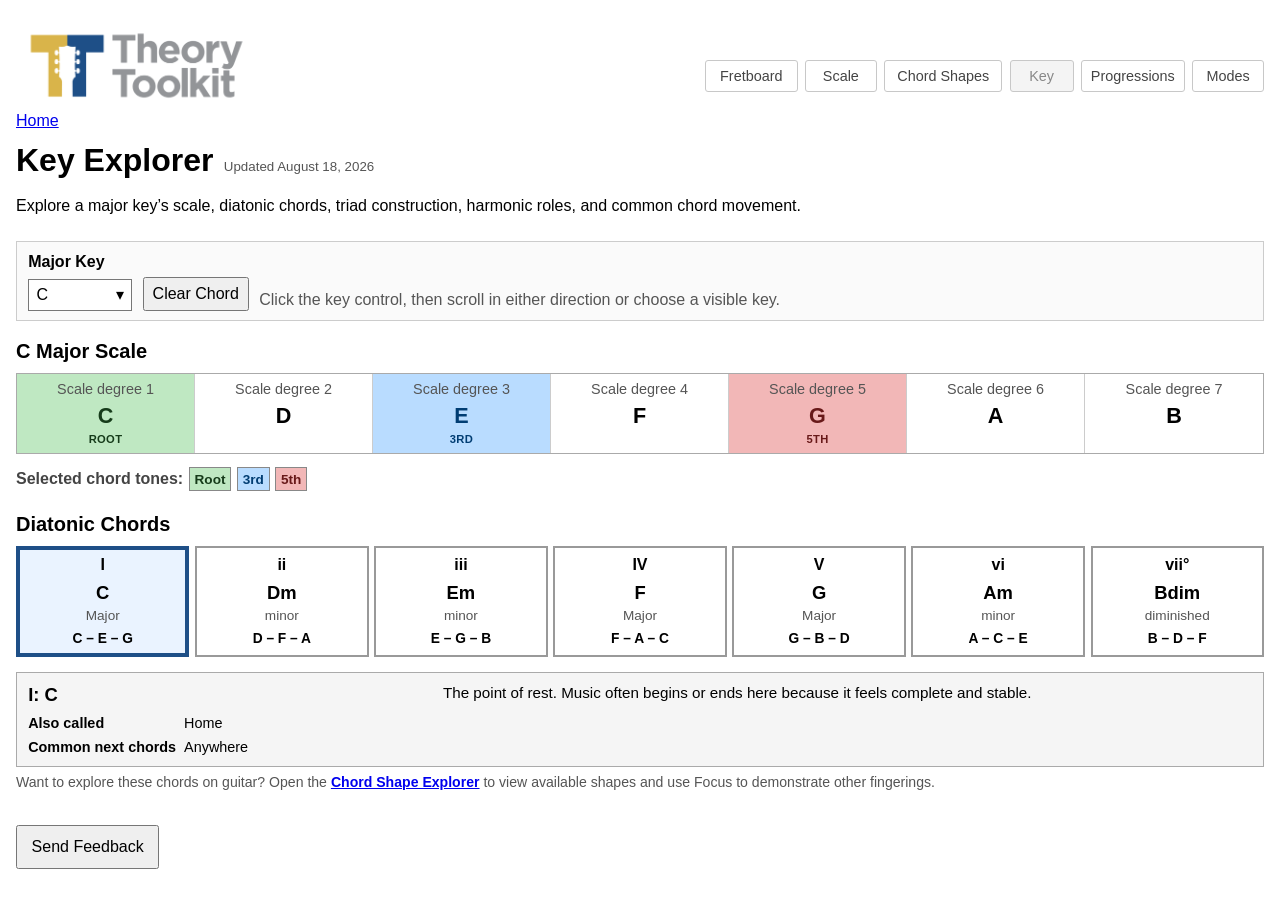
<file: key-explorer.html>
<!doctype html>
<html lang="en">
<head>
  <meta charset="utf-8">
  <meta name="viewport" content="width=device-width, initial-scale=1">
  <title>Theory Toolkit - Key Explorer</title>
  <link rel="icon" type="image/png" sizes="32x32" href="./assets/brand/favicon-32.png">
  <link rel="icon" type="image/png" sizes="512x512" href="./assets/brand/favicon-512.png">
  <link rel="apple-touch-icon" sizes="180x180" href="./assets/brand/apple-touch-icon.png">
  <link rel="stylesheet" href="./assets/brand/branding.css">
  <style>
    :root {
      --border: #aaa;
      --soft-border: #ccc;
      --surface: #f5f5f5;
      --root: #bfe8c2;
      --root-ink: #163b1a;
      --third: #b9dcff;
      --third-ink: #003d73;
      --fifth: #f2b7b7;
      --fifth-ink: #681919;
      --selected: #1e4f87;
    }
    * { box-sizing: border-box; }
    body { font-family: sans-serif; max-width: 1450px; margin: 1.25rem auto 2.5rem; padding: 0 1rem; line-height: 1.4; }
    h1 { margin: .35rem 0; }
    .toolkit-header { display: flex; align-items: center; justify-content: space-between; gap: 2rem; width: min(1618px, calc(100vw - 2rem)); margin-left: 50%; transform: translateX(-50%); }
    .toolkit-header > p { margin: 0; }
    .toolkit-header .workbench-home img { display: block; width: min(15rem, 60vw); height: auto; }
    .explorer-nav { display: grid; grid-template-columns: 5.8rem 4.5rem 7.4rem 4rem 6.5rem 4.5rem; justify-content: end; gap: .45rem; margin-left: auto; }
    .explorer-nav a, .explorer-nav .current { text-align: center; white-space: nowrap; }
    .explorer-nav a, .explorer-nav .current { display: inline-block; padding: .3rem .55rem; border: 1px solid #c8c8c8; border-radius: 3px; font-size: .9rem; text-decoration: none; }
    .explorer-nav a { color: #444; background: #fff; }
    .explorer-nav a:hover, .explorer-nav a:focus-visible { border-color: #888; text-decoration: underline; }
    .explorer-nav .current { color: #888; background: #f4f4f4; }
    @media (max-width: 900px) { .toolkit-header { align-items: flex-start; flex-direction: column; gap: .65rem; } .explorer-nav { display: flex; justify-content: flex-start; margin-left: 0; } }

    .page-title { display: flex; flex-wrap: wrap; align-items: baseline; gap: .65rem; }
    .update-stamp { font-size: 10pt; font-weight: normal; color: #555; white-space: nowrap; }
    button { font: inherit; cursor: pointer; }
    button:focus-visible { outline: 3px solid #245a9a; outline-offset: 2px; }
    .workbench-mark { margin: .25rem 0; font-weight: bold; }
    .checkpoint-note { margin: .4rem 0 1.5rem; max-width: 980px; }
    .key-controls { display: flex; flex-wrap: wrap; align-items: end; gap: .65rem; padding: .55rem .7rem; border: 1px solid var(--soft-border); background: #fafafa; }
    .control-label { display: block; margin-bottom: .35rem; font-weight: bold; }
    .key-wheel { position: relative; width: 6.5rem; }
    .key-wheel-trigger { width: 100%; min-height: 1.9rem; padding: .25rem .45rem; border: 1px solid #777; background: #fff; text-align: left; }
    .key-wheel-trigger::after { float: right; content: "▾"; }
    .key-wheel-menu { position: absolute; top: 50%; left: 0; z-index: 20; width: 100%; border: 1px solid #777; background: #fff; box-shadow: 0 .25rem .75rem rgba(0,0,0,.25); overflow: hidden; transform: translateY(-50%); }
    .key-wheel-menu[hidden] { display: none; }
    .key-wheel-option { display: block; width: 100%; margin: 0; padding: .22rem .4rem; border: 0; background: #fff; text-align: center; }
    .key-wheel-option:hover, .key-wheel-option:focus { background: #e3efff; }
    .key-wheel-option.center { border-top: 1px solid #777; border-bottom: 1px solid #777; background: #f1f1f1; font-weight: bold; }
    .key-wheel-help { color: #555; max-width: 34rem; }
    .section-title { margin: 1rem 0 .4rem; font-size: 1.25rem; }
    .scale-scroll, .chord-scroll { overflow-x: auto; padding: .1rem 0 .3rem; }
    .scale-strip { display: grid; grid-template-columns: repeat(7, minmax(95px, 1fr)); min-width: 665px; border: 1px solid var(--border); }
    .scale-cell { min-height: 4.25rem; padding: .32rem .3rem; border-right: 1px solid var(--soft-border); text-align: center; background: #fff; }
    .scale-cell:last-child { border-right: 0; }
    .scale-degree { display: block; color: #555; font-size: .9rem; }
    .scale-note { display: block; margin-top: .12rem; min-height: 1.7rem; font-size: 1.35rem; font-weight: bold; }
    .tone-role { display: block; min-height: 1rem; margin-top: .05rem; font-size: .7rem; font-weight: bold; text-transform: uppercase; letter-spacing: .03em; }
    .tone-root { background: var(--root); color: var(--root-ink); }
    .tone-third { background: var(--third); color: var(--third-ink); }
    .tone-fifth { background: var(--fifth); color: var(--fifth-ink); }
    .legend { display: flex; flex-wrap: wrap; gap: .35rem; align-items: center; min-height: 1.8rem; margin: .35rem 0 0; color: #444; }
    .legend.empty { visibility: hidden; }
    .chip { display: inline-block; padding: .08rem .3rem; border: 1px solid #888; font-size: .85rem; font-weight: bold; }
    .root-chip { background: var(--root); color: var(--root-ink); }
    .third-chip { background: var(--third); color: var(--third-ink); }
    .fifth-chip { background: var(--fifth); color: var(--fifth-ink); }
    .chord-grid { display: grid; grid-template-columns: repeat(7, minmax(115px, 1fr)); min-width: 805px; gap: .35rem; }
    .chord-card { min-height: 6.25rem; padding: .4rem .35rem; border: 2px solid #999; background: #fff; text-align: center; }
    .chord-card:hover { border-color: var(--selected); background: #f5f9ff; }
    .chord-card.selected { border: 4px solid var(--selected); padding: calc(.4rem - 2px) calc(.35rem - 2px); background: #eaf3ff; }
    .chord-card:disabled { cursor: default; color: transparent; }
    .chord-degree { display: block; font-size: 1rem; font-weight: bold; }
    .chord-name { display: block; min-height: 1.45rem; margin: .2rem 0 .05rem; font-size: 1.15rem; font-weight: bold; }
    .chord-quality { display: block; min-height: 1.2rem; color: #555; font-size: .85rem; }
    .chord-formula { display: block; min-height: 1.2rem; margin-top: .25rem; font-size: .86rem; font-weight: bold; }
    .detail-panel { display: grid; grid-template-columns: minmax(200px, .75fr) minmax(300px, 1.5fr); gap: .65rem; min-height: 5.7rem; margin-top: .65rem; padding: .55rem .7rem; border: 1px solid var(--border); background: var(--surface); }
    .detail-panel.empty > * { visibility: hidden; }
    .detail-heading { margin: 0 0 .35rem; font-size: 1.15rem; }
    .detail-facts { display: grid; grid-template-columns: max-content 1fr; gap: .22rem .5rem; margin: 0; font-size: .9rem; }
    .detail-facts dt { font-weight: bold; }
    .detail-facts dd { margin: 0; }
    .detail-explanation { margin: 0; font-size: .95rem; }
    .explorer-invitation { margin: .4rem 0 0; color: #555; font-size: .88rem; }
    .explorer-invitation a { font-weight: bold; }
    #clear-chord { padding: .25rem .5rem; }
    @media (max-width: 760px) {
      .detail-panel { grid-template-columns: 1fr; }
    }
  </style>
  <link rel="stylesheet" href="./src/ui/feedback.css">
</head>
<body>
  <header class="toolkit-header">
  <p><a class="workbench-home" href="index.html"><img src="./assets/brand/theory-toolkit-logo-no-tagline.png" alt="Theory Toolkit"><span>Home</span></a></p>
  <nav class="explorer-nav" aria-label="Explorer navigation">
      <a href="fretboard-explorer.html">Fretboard</a>
      <a href="scale-explorer.html">Scale</a>
      <a href="chord-shape-explorer.html">Chord Shapes</a>
      <span class="current" aria-current="page">Key</span>
      <a href="progression-explorer.html">Progressions</a>
      <a href="modes-explorer.html">Modes</a>
  </nav>
</header>
  <div class="page-title"><h1>Key Explorer</h1><span class="update-stamp">Updated August 18, 2026</span></div>
  <p class="checkpoint-note">Explore a major key’s scale, diatonic chords, triad construction, harmonic roles, and common chord movement.</p>

  <section class="key-controls" aria-labelledby="key-control-heading">
    <div>
      <span class="control-label" id="key-control-heading">Major Key</span>
      <div class="key-wheel" id="key-wheel">
        <button type="button" class="key-wheel-trigger" id="key-wheel-trigger" aria-haspopup="listbox" aria-expanded="false">C</button>
        <div class="key-wheel-menu" id="key-wheel-menu" role="listbox" aria-label="Major keys" hidden></div>
      </div>
    </div>
    <button type="button" id="clear-chord">Clear Chord</button>
    <span class="key-wheel-help">Click the key control, then scroll in either direction or choose a visible key.</span>
  </section>

  <main class="workspace" id="workspace">
    <h2 class="section-title" id="scale-heading">Scale</h2>
    <div class="scale-scroll"><div class="scale-strip" id="scale-strip" aria-labelledby="scale-heading"></div></div>
    <div class="legend empty" id="tone-legend">
      <strong>Selected chord tones:</strong>
      <span class="chip root-chip">Root</span>
      <span class="chip third-chip">3rd</span>
      <span class="chip fifth-chip">5th</span>
    </div>

    <h2 class="section-title" id="chords-heading">Diatonic Chords</h2>
    <div class="chord-scroll"><div class="chord-grid" id="chord-grid" aria-labelledby="chords-heading"></div></div>

    <section class="detail-panel empty" id="detail-panel" aria-live="polite">
      <div>
        <h2 class="detail-heading" id="detail-heading"></h2>
        <dl class="detail-facts">
          <dt>Also called</dt><dd id="also-called"></dd>
          <dt>Common next chords</dt><dd id="moves-to"></dd>
        </dl>
      </div>
      <p class="detail-explanation" id="detail-explanation"></p>
    </section>
    <p class="explorer-invitation">Want to explore these chords on guitar? Open the <a href="chord-shape-explorer.html" target="_blank" rel="noopener">Chord Shape Explorer</a> to view available shapes and use Focus to demonstrate other fingerings.</p>
  </main>

  <script type="module">
    import { MAJOR_KEYS, DIATONIC_CHORDS, HARMONY } from "./src/data/key-explorer-data.js?v=20260818-2";
    import { installFeedback } from "./src/ui/feedback.js";

    const wheel = document.querySelector("#key-wheel");
    const wheelTrigger = document.querySelector("#key-wheel-trigger");
    const wheelMenu = document.querySelector("#key-wheel-menu");
    const workspace = document.querySelector("#workspace");
    const scaleHeading = document.querySelector("#scale-heading");
    const scaleStrip = document.querySelector("#scale-strip");
    const chordGrid = document.querySelector("#chord-grid");
    const toneLegend = document.querySelector("#tone-legend");
    const clearChord = document.querySelector("#clear-chord");
    const detailPanel = document.querySelector("#detail-panel");
    const detailHeading = document.querySelector("#detail-heading");
    const alsoCalled = document.querySelector("#also-called");
    const movesTo = document.querySelector("#moves-to");
    const detailExplanation = document.querySelector("#detail-explanation");

    let selectedKey = MAJOR_KEYS[0];
    let selectedDegree = "I";
    let wheelCenter = 0;
    let lastWheelStep = 0;

    const wrapIndex = index => (index + MAJOR_KEYS.length) % MAJOR_KEYS.length;
    const chordName = (key, chord) => `${key.notes[chord.triadDegrees[0]]}${chord.suffix}`;
    const chordTones = (key, chord) => chord.triadDegrees.map(index => key.notes[index]);

    function renderWheel() {
      wheelMenu.innerHTML = "";
      for (let offset = -3; offset <= 3; offset += 1) {
        const key = MAJOR_KEYS[wrapIndex(wheelCenter + offset)];
        const option = document.createElement("button");
        option.type = "button";
        option.className = `key-wheel-option${offset === 0 ? " center" : ""}`;
        option.textContent = key.label;
        option.setAttribute("role", "option");
        option.setAttribute("aria-selected", String(selectedKey?.id === key.id));
        option.addEventListener("click", () => selectKey(key));
        wheelMenu.appendChild(option);
      }
    }

    function openWheel() {
      if (selectedKey) wheelCenter = MAJOR_KEYS.findIndex(key => key.id === selectedKey.id);
      renderWheel();
      wheelMenu.hidden = false;
      wheelTrigger.setAttribute("aria-expanded", "true");
    }

    function closeWheel() {
      wheelMenu.hidden = true;
      wheelTrigger.setAttribute("aria-expanded", "false");
    }

    function moveWheel(direction) {
      wheelCenter = wrapIndex(wheelCenter + direction);
      renderWheel();
    }

    function selectKey(key) {
      selectedKey = key;
      wheelCenter = MAJOR_KEYS.findIndex(item => item.id === key.id);
      wheelTrigger.textContent = key.label;
      closeWheel();
      render();
      wheelTrigger.focus();
    }

    function selectChord(degree) {
      selectedDegree = degree;
      clearChord.disabled = false;
      render();
    }

    function clearSelectedChord() {
      selectedDegree = null;
      clearChord.disabled = true;
      render();
    }

    function renderScale(selectedChord) {
      scaleHeading.textContent = `${selectedKey.label} Major Scale`;
      scaleStrip.innerHTML = "";
      const roles = new Map();
      if (selectedChord) {
        roles.set(selectedChord.triadDegrees[0], { className: "tone-root", label: "Root" });
        roles.set(selectedChord.triadDegrees[1], { className: "tone-third", label: "3rd" });
        roles.set(selectedChord.triadDegrees[2], { className: "tone-fifth", label: "5th" });
      }
      selectedKey.notes.forEach((note, index) => {
        const role = roles.get(index);
        const cell = document.createElement("div");
        cell.className = `scale-cell${role ? ` ${role.className}` : ""}`;
        cell.innerHTML = `<span class="scale-degree">Scale degree ${index + 1}</span><span class="scale-note">${note}</span><span class="tone-role">${role?.label ?? ""}</span>`;
        scaleStrip.appendChild(cell);
      });
      toneLegend.classList.toggle("empty", !selectedChord);
    }

    function renderChords() {
      chordGrid.innerHTML = "";
      if (!selectedKey) {
        DIATONIC_CHORDS.forEach(() => {
          const card = document.createElement("button");
          card.type = "button";
          card.className = "chord-card";
          card.disabled = true;
          card.setAttribute("aria-hidden", "true");
          card.innerHTML = '<span class="chord-degree">—</span><span class="chord-name"></span><span class="chord-quality"></span><span class="chord-formula"></span>';
          chordGrid.appendChild(card);
        });
        return;
      }
      DIATONIC_CHORDS.forEach(chord => {
        const name = chordName(selectedKey, chord);
        const tones = chordTones(selectedKey, chord);
        const card = document.createElement("button");
        card.type = "button";
        card.className = `chord-card${selectedDegree === chord.degree ? " selected" : ""}`;
        card.setAttribute("aria-pressed", String(selectedDegree === chord.degree));
        card.title = `Select the ${chord.degree} chord, ${name}`;
        card.innerHTML = `<span class="chord-degree">${chord.degree}</span><span class="chord-name">${name}</span><span class="chord-quality">${chord.quality}</span><span class="chord-formula">${tones.join(" – ")}</span>`;
        card.addEventListener("click", () => selectChord(chord.degree));
        chordGrid.appendChild(card);
      });
    }

    function renderDetails(selectedChord) {
      if (!selectedChord) {
        detailPanel.classList.add("empty");
        return;
      }
      const harmony = HARMONY[selectedChord.degree];
      detailHeading.textContent = `${selectedChord.degree}: ${chordName(selectedKey, selectedChord)}`;
      alsoCalled.textContent = harmony.alsoCalled;
      movesTo.textContent = harmony.movesTo;
      detailExplanation.textContent = harmony.explanation;
      detailPanel.classList.remove("empty");
    }

    function render() {
      if (!selectedKey) {
        scaleHeading.textContent = "Major Scale";
        scaleStrip.innerHTML = "";
        for (let index = 0; index < 7; index += 1) {
          const cell = document.createElement("div");
          cell.className = "scale-cell";
          cell.innerHTML = `<span class="scale-degree">Scale degree ${index + 1}</span><span class="scale-note"></span><span class="tone-role"></span>`;
          scaleStrip.appendChild(cell);
        }
        toneLegend.classList.add("empty");
        renderChords();
        renderDetails(null);
        return;
      }
      const selectedChord = DIATONIC_CHORDS.find(chord => chord.degree === selectedDegree) ?? null;
      renderScale(selectedChord);
      renderChords();
      renderDetails(selectedChord);
    }

    wheelTrigger.addEventListener("click", () => wheelMenu.hidden ? openWheel() : closeWheel());
    wheelMenu.addEventListener("wheel", event => {
      event.preventDefault();
      const now = performance.now();
      if (Math.abs(event.deltaY) < 1 || now - lastWheelStep < 25) return;
      lastWheelStep = now;
      moveWheel(event.deltaY > 0 ? 1 : -1);
    }, { passive: false });
    wheelTrigger.addEventListener("keydown", event => {
      if (!["ArrowDown", "ArrowUp", "Escape"].includes(event.key)) return;
      event.preventDefault();
      if (event.key === "Escape") { closeWheel(); return; }
      if (wheelMenu.hidden) openWheel();
      moveWheel(event.key === "ArrowDown" ? 1 : -1);
      wheelMenu.querySelector(".center").focus();
    });
    wheelMenu.addEventListener("keydown", event => {
      if (event.key === "Escape") {
        event.preventDefault();
        closeWheel();
        wheelTrigger.focus();
        return;
      }
      if (!["ArrowDown", "ArrowUp"].includes(event.key)) return;
      event.preventDefault();
      moveWheel(event.key === "ArrowDown" ? 1 : -1);
      wheelMenu.querySelector(".center").focus();
    });
    document.addEventListener("click", event => { if (!wheel.contains(event.target)) closeWheel(); });
    clearChord.addEventListener("click", clearSelectedChord);
    function toolkitContext() {
      const selectedChord = DIATONIC_CHORDS.find(chord => chord.degree === selectedDegree) ?? null;
      return [
        `Key: ${selectedKey?.label ?? "None"}`,
        `Chord Degree: ${selectedDegree ?? "None"}`,
        `Chord: ${selectedChord && selectedKey ? chordName(selectedKey, selectedChord) : "None"}`
      ].join("; ");
    }
    installFeedback({ page: "Key Explorer", build: "Public Version", getContext: toolkitContext });
    render();
  </script>
</body>
</html>
</file>
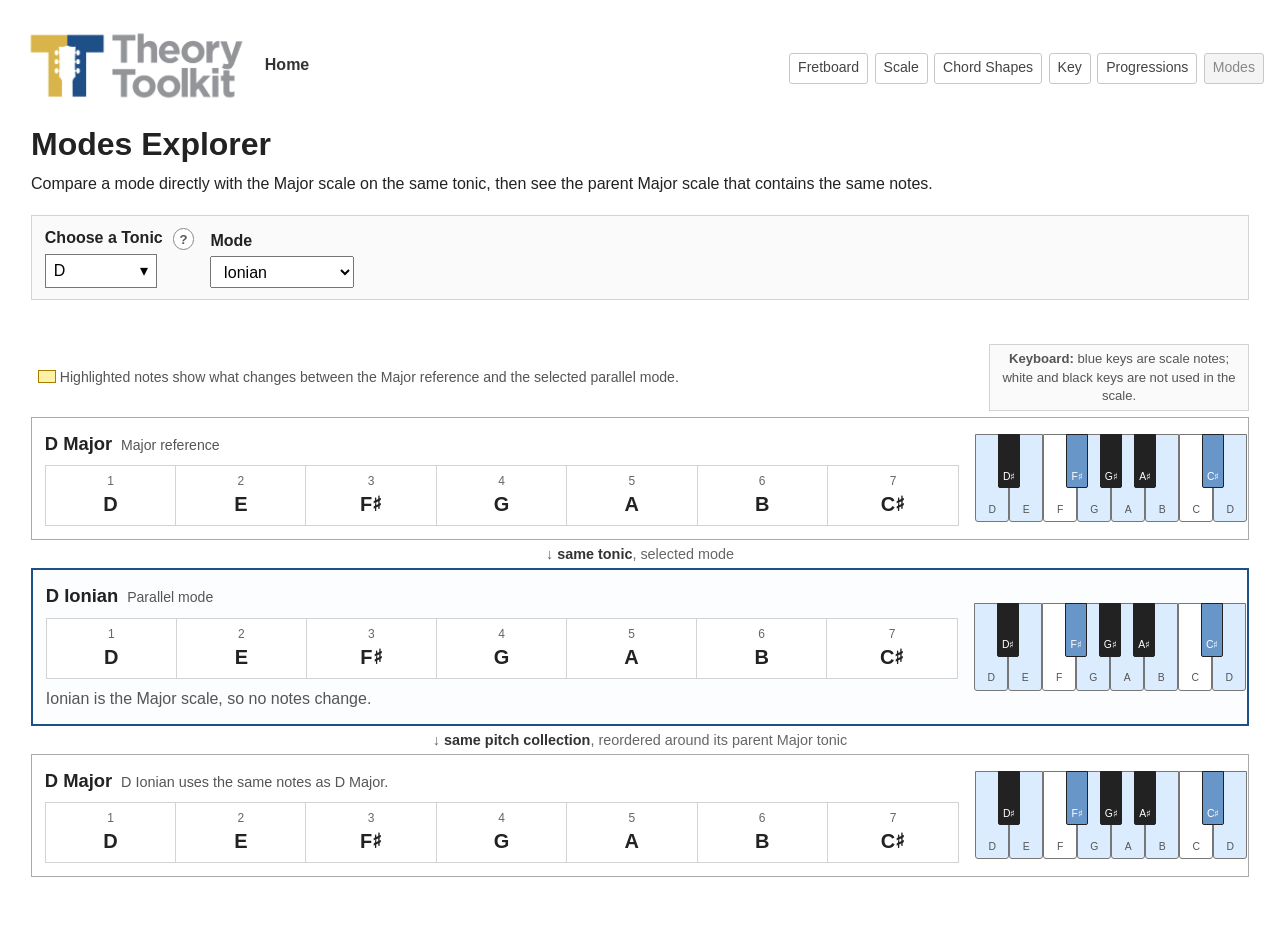
<file: modes-explorer.html>
<!doctype html>
<html lang="en">
<head>
<meta charset="utf-8">
<meta name="viewport" content="width=device-width, initial-scale=1">
<title>Theory Toolkit - Modes Explorer</title>
<link rel="icon" type="image/png" sizes="32x32" href="./assets/brand/favicon-32.png">
<link rel="icon" type="image/png" sizes="512x512" href="./assets/brand/favicon-512.png">
<link rel="apple-touch-icon" sizes="180x180" href="./assets/brand/apple-touch-icon.png">
<style>
:root{--border:#aaa;--soft:#d3d3d3;--surface:#f7f7f7;--accent:#1e4f87;--changed:#fff0a8;--changed-border:#a77d00;--selected:#dcecff}
*{box-sizing:border-box}
body{font-family:sans-serif;max-width:1250px;margin:1.25rem auto 3rem;padding:0 1rem;line-height:1.4;color:#222}
h1{margin:.35rem 0}.toolkit-header{display:flex;align-items:center;justify-content:space-between;gap:2rem;width:min(1450px,calc(100vw - 2rem));margin-left:50%;transform:translateX(-50%)}
.toolkit-header>p{margin:0}.workbench-home{display:inline-flex;align-items:center;gap:.55rem;color:#333;font-weight:bold;text-decoration:none}.workbench-home img{display:block;width:min(15rem,60vw);height:auto}
.explorer-nav{display:flex;justify-content:flex-end;gap:.4rem;margin-left:auto;flex-wrap:wrap}.explorer-nav a,.explorer-nav .current{display:inline-block;padding:.3rem .5rem;border:1px solid #c8c8c8;border-radius:3px;font-size:.88rem;text-decoration:none;white-space:nowrap}.explorer-nav a{color:#444;background:#fff}.explorer-nav a:hover,.explorer-nav a:focus-visible{text-decoration:underline;border-color:#888}.explorer-nav .current{color:#888;background:#f4f4f4}
.workbench-mark{margin:.25rem 0;font-weight:bold}.checkpoint-note{margin:.4rem 0 1.2rem;max-width:950px}
.controls{display:flex;flex-wrap:wrap;gap:1rem;align-items:end;padding:.7rem .8rem;border:1px solid var(--soft);background:#fafafa}.control label{display:block;margin-bottom:.25rem;font-weight:bold}.control select{min-width:9rem;padding:.35rem .5rem;font:inherit}.tonic-wheel{position:relative;width:7rem}.tonic-wheel-trigger{width:100%;min-height:2.15rem;padding:.3rem .5rem;border:1px solid #777;background:#fff;text-align:left;font:inherit;cursor:pointer}.tonic-wheel-trigger::after{float:right;content:"▾"}.tonic-wheel-menu{position:absolute;top:50%;left:0;z-index:20;width:100%;border:1px solid #777;background:#fff;box-shadow:0 .25rem .75rem rgba(0,0,0,.25);overflow:hidden;transform:translateY(-50%)}.tonic-wheel-menu[hidden]{display:none}.tonic-wheel-option{display:block;width:100%;margin:0;padding:.24rem .4rem;border:0;background:#fff;text-align:center;font:inherit;cursor:pointer}.tonic-wheel-option:hover,.tonic-wheel-option:focus{background:#e3efff}.tonic-wheel-option.center{border-top:1px solid #777;border-bottom:1px solid #777;background:#f1f1f1;font-weight:bold}.spelling-help{position:relative;display:inline-block;margin-left:.35rem;vertical-align:middle}.spelling-help-button{width:1.35rem;height:1.35rem;padding:0;border:1px solid #888;border-radius:50%;background:#fff;color:#555;font:bold .82rem/1 sans-serif;cursor:help}.spelling-help-popup{position:absolute;left:1.75rem;top:-.35rem;z-index:30;width:20rem;padding:.6rem .7rem;border:1px solid #888;border-radius:.25rem;background:#fff;box-shadow:0 .25rem .75rem rgba(0,0,0,.2);color:#333;font-size:.82rem;line-height:1.35}.spelling-help-popup{display:none}.spelling-help:hover .spelling-help-popup,.spelling-help:focus-within .spelling-help-popup,.spelling-help-popup.is-open{display:block}
.discovery-slot{position:relative;height:2.55rem}.discovery-wrap{position:absolute;left:0;top:.35rem;display:none;width:max-content;max-width:100%;z-index:10}.discovery-wrap.unlocked{display:block}.discovery-button{padding:.42rem .72rem;border:1px solid #754760;border-radius:999px;background:#ead8e4;color:#4d2e40;font:600 .9rem/1.2 sans-serif;cursor:pointer;box-shadow:0 .12rem .3rem rgba(0,0,0,.12)}.discovery-button:hover,.discovery-button:focus-visible{background:#dfc4d5;border-color:#593447}.discovery-wrap.just-unlocked{animation:discovery-arrive .65s cubic-bezier(.18,.82,.3,1)}@keyframes discovery-arrive{from{transform:translateX(45vw);opacity:.15}to{transform:translateX(0);opacity:1}}.discovery-popup{position:fixed;left:50%;top:12.5rem;transform:translateX(-50%);z-index:40;width:min(31rem,calc(100vw - 2rem));padding:.8rem .9rem;border:1px solid #8e5a7b;border-radius:.35rem;background:#fff;box-shadow:0 .35rem 1rem rgba(0,0,0,.22);font-size:.9rem;line-height:1.4}.discovery-popup[hidden]{display:none}.discovery-popup p{margin:.25rem 0 .55rem}.discovery-popup p:last-child{margin-bottom:.1rem}.mode-path{font-weight:bold;color:#56354a}.discovery-close{float:right;margin:-.15rem -.15rem .25rem .6rem;border:0;background:transparent;color:#555;font-size:1.25rem;line-height:1;cursor:pointer}
@media(prefers-reduced-motion:reduce){.discovery-wrap.just-unlocked{animation:discovery-fade .2s ease-out}@keyframes discovery-fade{from{opacity:0}to{opacity:1}}}
.flow{margin-top:0}.scale-panel{display:grid;grid-template-columns:minmax(0,1fr) 260px;gap:1rem;align-items:center;padding:.8rem;border:1px solid var(--border);background:#fff}.scale-panel+.connector{margin:.25rem 0}
.scale-panel.mode{border:2px solid var(--accent);background:#fbfdff}.panel-heading{display:flex;align-items:baseline;gap:.55rem;flex-wrap:wrap;margin:0 0 .55rem}.panel-heading h2{margin:0;font-size:1.15rem}.relationship{color:#555;font-size:.88rem}.parent-explanation{color:#555;font-size:.9rem}
.note-row{display:grid;grid-template-columns:repeat(7,minmax(55px,1fr));border:1px solid var(--soft);min-width:420px}.note-cell{text-align:center;padding:.45rem .2rem;border-right:1px solid var(--soft);background:#fff}.note-cell:last-child{border-right:0}.degree{display:block;color:#666;font-size:.75rem}.note{display:block;font-size:1.25rem;font-weight:bold}.note-cell.changed{background:var(--changed);box-shadow:inset 0 0 0 2px var(--changed-border)}
.scale-wrap{overflow-x:auto}.change-summary{margin:.6rem 0 0;font-weight:bold}.change-summary .quiet{font-weight:normal;color:#555}
.connector{text-align:center;color:#666;font-size:.9rem}.connector strong{color:#333}.parent-note{margin:.55rem 0 0;color:#555;font-size:.9rem}
.keyboard{position:relative;width:238px;height:88px;margin:auto}.white-key{position:absolute;top:0;width:34px;height:88px;border:1px solid #777;background:#fff;border-radius:0 0 3px 3px}.black-key{position:absolute;top:0;width:22px;height:54px;border:1px solid #222;background:#222;z-index:2;border-radius:0 0 2px 2px}.white-key.on{background:var(--selected)}.black-key.on{background:#6996c8}.key-label{position:absolute;bottom:4px;width:100%;text-align:center;font-size:.65rem;color:#555}.black-key .key-label{color:#fff;bottom:3px}
.explanation-row{display:grid;grid-template-columns:minmax(0,1fr) 260px;gap:1rem;align-items:center;margin:.2rem 0 .35rem}.legend{margin:0;color:#555;font-size:.88rem}.keyboard-column-note{width:260px;margin:0;padding:.3rem .45rem;text-align:center;color:#555;font-size:.82rem;border:1px solid var(--soft);background:#fafafa}.swatch{display:inline-block;width:1.1rem;height:.8rem;margin:0 .25rem 0 .45rem;vertical-align:-.05rem;background:var(--changed);border:1px solid var(--changed-border)}
@media(max-width:800px){.explanation-row{grid-template-columns:1fr;margin-top:.2rem}.keyboard-column-note{width:auto;margin:.4rem 0}.toolkit-header{align-items:flex-start;flex-direction:column;gap:.65rem}.explorer-nav{justify-content:flex-start;margin-left:0}.scale-panel{grid-template-columns:1fr}.keyboard{margin:.4rem 0 0}.note-row{min-width:385px}}
</style>
</head>
<body>
<header class="toolkit-header">
<p><a class="workbench-home" href="index.html"><img src="./assets/brand/theory-toolkit-logo-no-tagline.png" alt="Theory Toolkit"><span>Home</span></a></p>
<nav class="explorer-nav" aria-label="Explorer navigation">
<a href="fretboard-explorer.html">Fretboard</a><a href="scale-explorer.html">Scale</a><a href="chord-shape-explorer.html">Chord Shapes</a><a href="key-explorer.html">Key</a><a href="progression-explorer.html">Progressions</a><span class="current" aria-current="page">Modes</span>
</nav>
</header>
<h1>Modes Explorer</h1>
<p class="checkpoint-note">Compare a mode directly with the Major scale on the same tonic, then see the parent Major scale that contains the same notes.</p>

<section class="controls" aria-label="Mode controls">
<div class="control"><label id="tonic-label">Choose a Tonic <span class="spelling-help"><button type="button" class="spelling-help-button" id="spelling-help-button" aria-label="Why some tonics use sharps and others use flats" aria-expanded="false">?</button><span class="spelling-help-popup" id="spelling-help-popup" role="tooltip">Sharps and flats are chosen for conventional, readable scale spelling. Each mode is spelled by letter name in scale order—one of each letter—so the same pitch may be written with a sharp or flat depending on the tonic and mode.</span></span></label><div class="tonic-wheel" id="tonic-wheel"><button type="button" class="tonic-wheel-trigger" id="tonic-wheel-trigger" aria-haspopup="listbox" aria-expanded="false" aria-labelledby="tonic-label tonic-wheel-trigger">D</button><div class="tonic-wheel-menu" id="tonic-wheel-menu" role="listbox" aria-label="Tonics" hidden></div></div></div>
<div class="control"><label for="mode">Mode</label><select id="mode"></select></div>
</section>
<div class="discovery-slot"><div class="discovery-wrap" id="discovery-wrap">
<button type="button" class="discovery-button" id="discovery-button" aria-expanded="false" aria-controls="discovery-popup">✨ Want to see something cool?</button>
<div class="discovery-popup" id="discovery-popup" hidden>
<button type="button" class="discovery-close" id="discovery-close" aria-label="Close">×</button>
<p><strong>Try this:</strong> Pick any tonic, then move through the modes in this order:</p>
<p class="mode-path">Lydian → Ionian → Mixolydian → Dorian → Aeolian → Phrygian → Locrian</p>
<p>Pay attention to what changes each time.</p>
<p>If you have an instrument handy, play each scale as you go. Does the sound seem to get progressively darker?</p>
</div>
</div></div>
<div class="explanation-row"><p class="legend"><span class="swatch"></span>Highlighted notes show what changes between the Major reference and the selected parallel mode.</p><div class="keyboard-column-note" aria-label="Keyboard color key"><strong>Keyboard:</strong> blue keys are scale notes; white and black keys are not used in the scale.</div></div>

<main class="flow">
<section class="scale-panel">
<div>
<div class="panel-heading"><h2 id="major-title">D Major</h2><span class="relationship">Major reference</span></div>
<div class="scale-wrap"><div class="note-row" id="major-row"></div></div>
</div>
<div class="keyboard" id="major-keyboard" aria-label="Major scale keyboard"></div>
</section>

<div class="connector">↓ <strong>same tonic</strong>, selected mode</div>

<section class="scale-panel mode">
<div>
<div class="panel-heading"><h2 id="mode-title">D Ionian</h2><span class="relationship">Parallel mode</span></div>
<div class="scale-wrap"><div class="note-row" id="mode-row"></div></div>
<p class="change-summary" id="change-summary"></p>
</div>
<div class="keyboard" id="mode-keyboard" aria-label="Mode scale keyboard"></div>
</section>

<div class="connector">↓ <strong>same pitch collection</strong>, reordered around its parent Major tonic</div>

<section class="scale-panel">
<div>
<div class="panel-heading"><h2 id="parent-title">D Major</h2><span class="parent-explanation" id="parent-note"></span></div>
<div class="scale-wrap"><div class="note-row" id="parent-row"></div></div>

</div>
<div class="keyboard" id="parent-keyboard" aria-label="Parent Major scale keyboard"></div>
</section>
</main>

<script>
const NATURAL={C:0,D:2,E:4,F:5,G:7,A:9,B:11};
const LETTERS=["C","D","E","F","G","A","B"];
const MAJOR=[0,2,4,5,7,9,11];
const MODES=[
{name:"Ionian",formula:[0,2,4,5,7,9,11],changes:"same as Major",degree:0},
{name:"Dorian",formula:[0,2,3,5,7,9,10],changes:"♭3, ♭7",degree:1},
{name:"Phrygian",formula:[0,1,3,5,7,8,10],changes:"♭2, ♭3, ♭6, ♭7",degree:2},
{name:"Lydian",formula:[0,2,4,6,7,9,11],changes:"♯4",degree:3},
{name:"Mixolydian",formula:[0,2,4,5,7,9,10],changes:"♭7",degree:4},
{name:"Aeolian",formula:[0,2,3,5,7,8,10],changes:"♭3, ♭6, ♭7",degree:5},
{name:"Locrian",formula:[0,1,3,5,6,8,10],changes:"♭2, ♭3, ♭5, ♭6, ♭7",degree:6}
];
const TONICS=["C","C♯","D","E♭","E","F","F♯","G","A♭","A","B♭","B"];
function parseNote(n){const letter=n[0],rest=n.slice(1);let pc=NATURAL[letter];for(const ch of rest){if(ch==="♯")pc++;if(ch==="♭")pc--;}return{letter,pc:(pc+120)%12}}
function accidental(diff){if(diff===0)return"";if(diff===1)return"♯";if(diff===2)return"♯♯";if(diff===-1)return"♭";if(diff===-2)return"♭♭";return diff>0?"♯".repeat(diff):"♭".repeat(-diff)}
function spell(letter,target){let d=(target-NATURAL[letter]+12)%12;if(d>6)d-=12;return letter+accidental(d)}
function scaleFor(tonic,formula){const p=parseNote(tonic),start=LETTERS.indexOf(p.letter);return formula.map((step,i)=>spell(LETTERS[(start+i)%7],(p.pc+step)%12))}
function parentTonic(tonic,mode){const p=parseNote(tonic);const tonicLetter=LETTERS.indexOf(p.letter);const parentLetter=LETTERS[(tonicLetter-mode.degree+14)%7];const parentPc=(p.pc-MAJOR[mode.degree]+120)%12;return spell(parentLetter,parentPc)}
function pcOf(n){return parseNote(n).pc}
function renderRow(el,notes,changed=[],degrees=null){el.innerHTML=notes.map((n,i)=>'<div class="note-cell '+(changed.includes(i)?'changed':'')+'"><span class="degree">'+(degrees?degrees[i]:(i+1))+'</span><span class="note">'+n+'</span></div>').join("")}
function renderKeyboard(el,notes){
 const on=new Set(notes.map(pcOf)), tonicPc=pcOf(notes[0]);
 const whitePcs=[0,2,4,5,7,9,11], whiteNames=["C","D","E","F","G","A","B"];
 const startWhite=whitePcs.findIndex(pc=>pc>=tonicPc);
 const tonicIsWhite=whitePcs.includes(tonicPc);
 // Draw one visual octave beginning at the represented scale's tonic. For black-key
 // tonics, include the neighboring white-key geometry so the black tonic can sit at
 // the left edge while preserving recognizable piano spacing.
 const order=[]; for(let i=0;i<8;i++) order.push((startWhite+i)%7);
 const whiteW=34, leftPad=tonicIsWhite?0:11;
 const whiteData=order.map((idx,i)=>({name:whiteNames[idx],pc:whitePcs[idx],x:leftPad+i*whiteW}));
 const blackMap={0:1,1:3,3:6,4:8,5:10};
 const blackNames={1:"C♯",3:"D♯",6:"F♯",8:"G♯",10:"A♯"};
 let blacks=[];
 whiteData.slice(0,-1).forEach((w,i)=>{
   const naturalIdx=whitePcs.indexOf(w.pc), bpc=blackMap[naturalIdx];
   if(bpc!==undefined) blacks.push({name:blackNames[bpc],pc:bpc,x:w.x+23});
 });
 if(!tonicIsWhite){
   const tonicBlack=tonicPc;
   const firstBlack=blacks.find(b=>b.pc===tonicBlack);
   if(firstBlack){const shift=firstBlack.x;whiteData.forEach(w=>w.x-=shift);blacks.forEach(b=>b.x-=shift);}
 }
 const allX=whiteData.map(w=>w.x).concat(blacks.map(b=>b.x));
 const minX=Math.min(...allX), maxX=Math.max(...whiteData.map(w=>w.x+whiteW));
 const shift=minX<0?-minX:0; whiteData.forEach(w=>w.x+=shift);blacks.forEach(b=>b.x+=shift);
 el.style.width=Math.ceil(maxX+shift)+"px";
 el.innerHTML=whiteData.map(w=>'<div class="white-key '+(on.has(w.pc)?'on':'')+'" style="left:'+w.x+'px"><span class="key-label">'+w.name+'</span></div>').join("")+blacks.map(b=>'<div class="black-key '+(on.has(b.pc)?'on':'')+'" style="left:'+b.x+'px"><span class="key-label">'+b.name+'</span></div>').join("");
}
const tonicWheel=document.querySelector("#tonic-wheel"),tonicTrigger=document.querySelector("#tonic-wheel-trigger"),tonicMenu=document.querySelector("#tonic-wheel-menu"),modeSelect=document.querySelector("#mode");
let tonicIndex=TONICS.indexOf("D");
let previousExplorerState=null,explorerStateChanges=0,discoveryUnlocked=false;
const discoveryWrap=document.querySelector("#discovery-wrap"),discoveryButton=document.querySelector("#discovery-button"),discoveryPopup=document.querySelector("#discovery-popup"),discoveryClose=document.querySelector("#discovery-close");
function noteExplorerState(){
 const state=tonicValue()+"|"+modeSelect.value;
 if(previousExplorerState!==null&&state!==previousExplorerState&&!discoveryUnlocked){
  explorerStateChanges++;
  if(explorerStateChanges>=5){
   discoveryUnlocked=true;
   discoveryWrap.classList.add("unlocked","just-unlocked");
   discoveryWrap.addEventListener("animationend",()=>discoveryWrap.classList.remove("just-unlocked"),{once:true});
  }
 }
 previousExplorerState=state;
}
function setDiscoveryPopup(open){
 discoveryPopup.hidden=!open;
 discoveryButton.setAttribute("aria-expanded",open?"true":"false");
}
discoveryButton.addEventListener("click",e=>{e.stopPropagation();setDiscoveryPopup(discoveryPopup.hidden)});
discoveryClose.addEventListener("click",()=>{setDiscoveryPopup(false);discoveryButton.focus()});
document.addEventListener("keydown",e=>{if(e.key==="Escape"&&!discoveryPopup.hidden){setDiscoveryPopup(false);discoveryButton.focus()}});

MODES.forEach((m,i)=>modeSelect.add(new Option(m.name,i)));modeSelect.value="0";
function tonicValue(){return TONICS[tonicIndex]}
function buildTonicMenu(){
 tonicMenu.innerHTML="";
 for(let offset=-3;offset<=3;offset++){
  const idx=(tonicIndex+offset+TONICS.length)%TONICS.length,b=document.createElement("button");
  b.type="button";b.className="tonic-wheel-option"+(offset===0?" center":"");b.textContent=TONICS[idx];b.dataset.index=idx;b.setAttribute("role","option");b.setAttribute("aria-selected",offset===0?"true":"false");
  b.addEventListener("click",()=>{tonicIndex=idx;closeTonicMenu();syncTonic();
const spellingHelpButton=document.querySelector("#spelling-help-button"),spellingHelpPopup=document.querySelector("#spelling-help-popup");
spellingHelpButton.addEventListener("click",e=>{e.preventDefault();e.stopPropagation();const open=spellingHelpPopup.classList.toggle("is-open");spellingHelpButton.setAttribute("aria-expanded",open?"true":"false")});
document.addEventListener("click",e=>{if(!document.querySelector(".spelling-help").contains(e.target)){spellingHelpPopup.classList.remove("is-open");spellingHelpButton.setAttribute("aria-expanded","false")}});
document.addEventListener("keydown",e=>{if(e.key==="Escape"){spellingHelpPopup.classList.remove("is-open");spellingHelpButton.setAttribute("aria-expanded","false")}});update()});tonicMenu.appendChild(b);
 }
}
function syncTonic(){tonicTrigger.textContent=tonicValue();buildTonicMenu()}
function openTonicMenu(){buildTonicMenu();tonicMenu.hidden=false;tonicTrigger.setAttribute("aria-expanded","true");tonicMenu.querySelector(".center").focus()}
function closeTonicMenu(){tonicMenu.hidden=true;tonicTrigger.setAttribute("aria-expanded","false")}
tonicTrigger.addEventListener("click",()=>tonicMenu.hidden?openTonicMenu():closeTonicMenu());
tonicWheel.addEventListener("wheel",e=>{e.preventDefault();tonicIndex=(tonicIndex+(e.deltaY>0?1:-1)+TONICS.length)%TONICS.length;syncTonic();update()},{passive:false});
document.addEventListener("click",e=>{if(!tonicWheel.contains(e.target))closeTonicMenu()});
document.addEventListener("keydown",e=>{if(e.key==="Escape"){closeTonicMenu();tonicTrigger.focus()}});
syncTonic();
function update(){
 const t=tonicValue(),m=MODES[+modeSelect.value],maj=scaleFor(t,MAJOR),modal=scaleFor(t,m.formula);
 const changed=MAJOR.map((x,i)=>x!==m.formula[i]?i:-1).filter(i=>i>=0);
 const pt=parentTonic(t,m),parent=scaleFor(pt,MAJOR);
 document.querySelector("#major-title").textContent=t+" Major";
 document.querySelector("#mode-title").textContent=t+" "+m.name;
 document.querySelector("#parent-title").textContent=pt+" Major";
 const modeDegrees=m.formula.map((step,i)=>{const d=step-MAJOR[i];return d===-1?"♭"+(i+1):d===1?"♯"+(i+1):String(i+1)});
 renderRow(document.querySelector("#major-row"),maj,changed);renderRow(document.querySelector("#mode-row"),modal,changed,modeDegrees);renderRow(document.querySelector("#parent-row"),parent,[]);
 renderKeyboard(document.querySelector("#major-keyboard"),maj);renderKeyboard(document.querySelector("#mode-keyboard"),modal);renderKeyboard(document.querySelector("#parent-keyboard"),parent);
 const summary=document.querySelector("#change-summary");
 summary.innerHTML=m.degree===0?'<span class="quiet">Ionian is the Major scale, so no notes change.</span>':m.name+' differs from Major by: '+m.changes;
 document.querySelector("#parent-note").textContent=m.degree===0?t+" Ionian uses the same notes as "+pt+" Major.":t+" "+m.name+" uses the same notes as "+pt+" Major, but "+t+" is the tonal center.";
 noteExplorerState();
}
modeSelect.addEventListener("change",update);update();
</script>
</body></html>
</file>
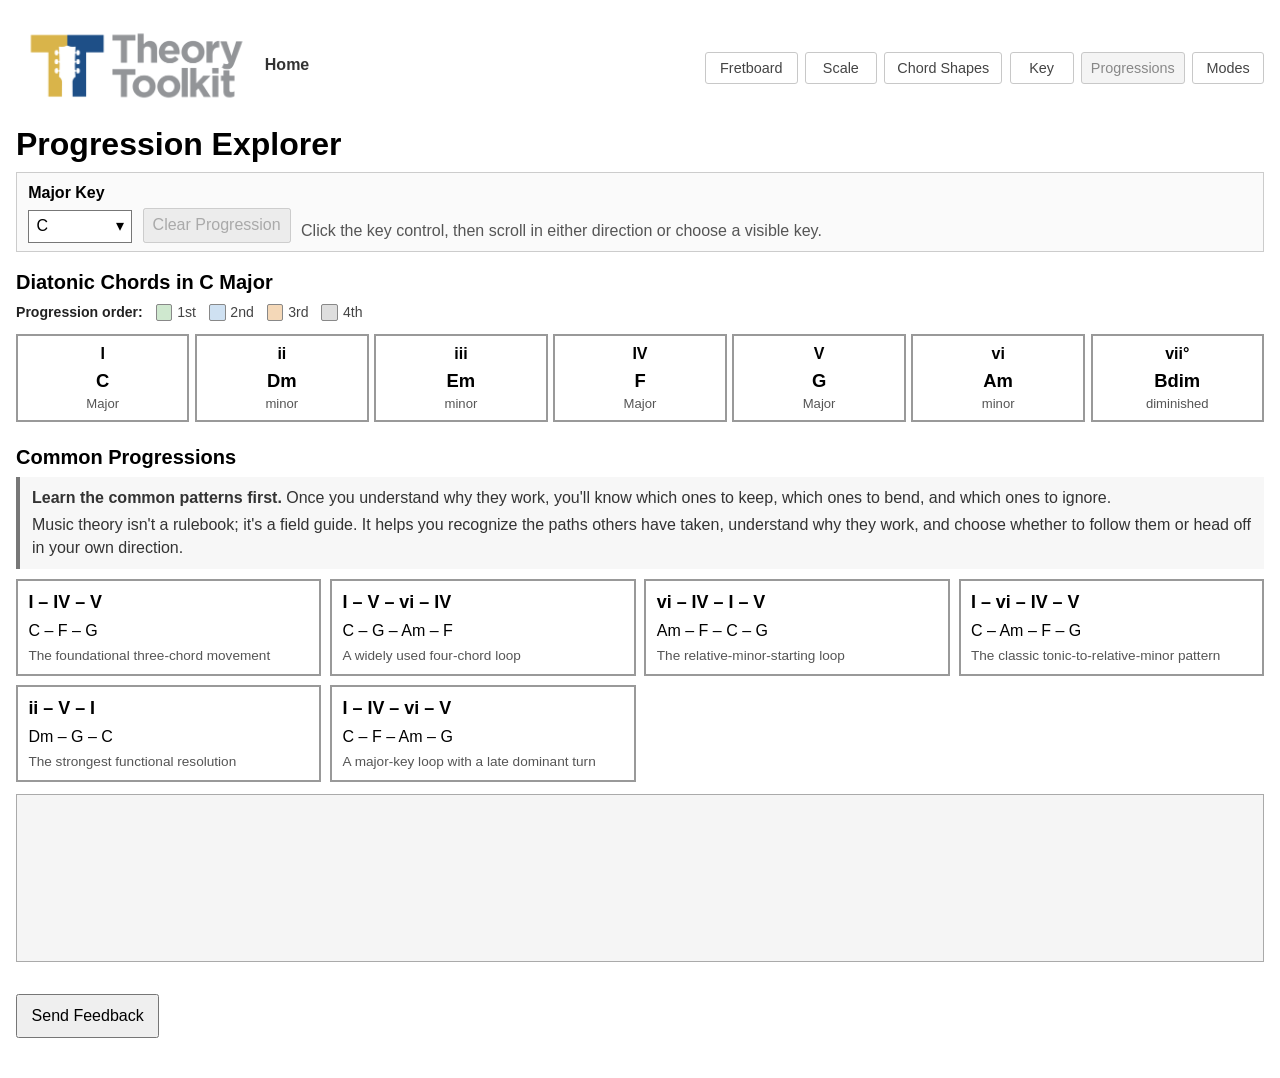
<file: progression-explorer.html>
<!doctype html>
<html lang="en">
<head>
  <meta charset="utf-8">
  <meta name="viewport" content="width=device-width, initial-scale=1">
  <title>Theory Toolkit - Progression Explorer</title>
  <link rel="icon" type="image/png" sizes="32x32" href="./assets/brand/favicon-32.png">
  <link rel="icon" type="image/png" sizes="512x512" href="./assets/brand/favicon-512.png">
  <link rel="apple-touch-icon" sizes="180x180" href="./assets/brand/apple-touch-icon.png">
  <style>
    :root {
      --border: #aaa;
      --soft-border: #ccc;
      --surface: #f5f5f5;
      --selected: #1e4f87;
      --selected-soft: #eaf3ff;
      --step-1: #cfe8cf;
      --step-2: #cfe1f2;
      --step-3: #f4d8b8;
      --step-4: #dedede;
    }
    * { box-sizing: border-box; }
    body { font-family: sans-serif; max-width: 1450px; margin: 1.25rem auto 2.5rem; padding: 0 1rem; line-height: 1.4; }
    h1 { margin: .35rem 0; }
    .toolkit-header { display: flex; align-items: center; justify-content: space-between; gap: 2rem; width: min(1618px, calc(100vw - 2rem)); margin-left: 50%; transform: translateX(-50%); }
    .toolkit-header > p { margin: 0; }
    .explorer-nav { display: grid; grid-template-columns: 5.8rem 4.5rem 7.4rem 4rem 6.5rem 4.5rem; justify-content: end; gap: .45rem; margin-left: auto; }
    .explorer-nav a, .explorer-nav .current { text-align: center; white-space: nowrap; }
    .explorer-nav a, .explorer-nav .current { display: inline-block; padding: .3rem .55rem; border: 1px solid #c8c8c8; border-radius: 3px; font-size: .9rem; text-decoration: none; }
    .explorer-nav a { color: #444; background: #fff; }
    .explorer-nav a:hover, .explorer-nav a:focus-visible { border-color: #888; text-decoration: underline; }
    .explorer-nav .current { color: #888; background: #f4f4f4; }
    @media (max-width: 900px) { .toolkit-header { align-items: flex-start; flex-direction: column; gap: .65rem; }  .explorer-nav { display: flex; justify-content: flex-start; margin-left: 0; } }

    .workbench-home { display: inline-flex; align-items: center; gap: .55rem; color: #333; font-weight: bold; text-decoration: none; }
    .workbench-home:hover, .workbench-home:focus-visible { text-decoration: underline; }
    .workbench-home img { display: block; width: min(15rem, 60vw); height: auto; }
    button { font: inherit; cursor: pointer; }
    button:focus-visible { outline: 3px solid #245a9a; outline-offset: 2px; }
    .workbench-mark { margin: .25rem 0; font-weight: bold; }
    .checkpoint-note { margin: .4rem 0 1.5rem; max-width: 980px; }
    .key-controls { display: flex; flex-wrap: wrap; align-items: end; gap: .65rem; padding: .55rem .7rem; border: 1px solid var(--soft-border); background: #fafafa; }
    .control-label { display: block; margin-bottom: .35rem; font-weight: bold; }
    .key-wheel { position: relative; width: 6.5rem; }
    .key-wheel-trigger { width: 100%; min-height: 1.9rem; padding: .25rem .45rem; border: 1px solid #777; background: #fff; text-align: left; }
    .key-wheel-trigger::after { float: right; content: "▾"; }
    .key-wheel-menu { position: absolute; top: 50%; left: 0; z-index: 20; width: 100%; border: 1px solid #777; background: #fff; box-shadow: 0 .25rem .75rem rgba(0,0,0,.25); overflow: hidden; transform: translateY(-50%); }
    .key-wheel-menu[hidden] { display: none; }
    .key-wheel-option { display: block; width: 100%; margin: 0; padding: .22rem .4rem; border: 0; background: #fff; text-align: center; }
    .key-wheel-option:hover, .key-wheel-option:focus { background: #e3efff; }
    .key-wheel-option.center { border-top: 1px solid #777; border-bottom: 1px solid #777; background: #f1f1f1; font-weight: bold; }
    .key-wheel-help { color: #555; max-width: 34rem; }
    .section-title { margin: 1rem 0 .4rem; font-size: 1.25rem; }
    .chord-scroll { overflow-x: auto; padding: .1rem 0 .3rem; }
    .chord-grid { display: grid; grid-template-columns: repeat(7, minmax(105px, 1fr)); min-width: 735px; gap: .35rem; }
    .chord-card { min-height: 4.65rem; padding: .4rem .35rem; border: 2px solid #999; background: #fff; text-align: center; }
    .chord-card.step-1 { background: var(--step-1); }
    .chord-card.step-2 { background: var(--step-2); }
    .chord-card.step-3 { background: var(--step-3); }
    .chord-card.step-4 { background: var(--step-4); }
    .chord-card.step-1, .chord-card.step-2, .chord-card.step-3, .chord-card.step-4 { border-color: #777; }
    .progression-color-key { display: flex; flex-wrap: wrap; align-items: center; gap: .45rem .8rem; margin: .35rem 0 .65rem; color: #444; font-size: .88rem; }
    .progression-color-key strong { color: #222; }
    .progression-color-key .key-item { display: inline-flex; align-items: center; gap: .3rem; }
    .progression-color-key .swatch { width: 1.05rem; height: 1.05rem; border: 1px solid #888; border-radius: 2px; }
    .progression-color-key .step-1 { background: var(--step-1); }
    .progression-color-key .step-2 { background: var(--step-2); }
    .progression-color-key .step-3 { background: var(--step-3); }
    .progression-color-key .step-4 { background: var(--step-4); }
    .chord-degree { display: block; font-size: 1rem; font-weight: bold; }
    .chord-name { display: block; min-height: 1.45rem; margin: .2rem 0 .05rem; font-size: 1.15rem; font-weight: bold; }
    .chord-quality { display: block; color: #555; font-size: .82rem; }
    .progression-grid { display: grid; grid-template-columns: repeat(auto-fit, minmax(245px, 1fr)); gap: .55rem; }
    .guidance-note { margin: 0 0 .65rem; padding: .6rem .75rem; border-left: 4px solid #777; background: #f7f7f7; color: #333; }
    .guidance-note p { margin: 0; }
    .guidance-note p + p { margin-top: .35rem; }
    .progression-card { min-height: 6rem; padding: .55rem .65rem; border: 2px solid #999; background: #fff; text-align: left; }
    .progression-card:hover { border-color: var(--selected); background: #f5f9ff; }
    .progression-card.selected { border: 4px solid var(--selected); padding: calc(.55rem - 2px) calc(.65rem - 2px); background: var(--selected-soft); }
    .progression-numerals { display: block; font-size: 1.12rem; font-weight: bold; }
    .progression-chords { display: block; margin-top: .3rem; font-size: 1rem; }
    .progression-name { display: block; margin-top: .25rem; color: #555; font-size: .85rem; }
    .detail-panel { display: grid; grid-template-columns: minmax(230px, .8fr) minmax(330px, 1.4fr); gap: 1rem; min-height: 10.5rem; margin-top: .75rem; padding: .7rem .8rem; border: 1px solid var(--border); background: var(--surface); }
    .detail-panel.empty > * { visibility: hidden; }
    .detail-heading { margin: 0 0 .35rem; font-size: 1.2rem; }
    .detail-sequence { margin: .2rem 0 .65rem; font-size: 1.15rem; font-weight: bold; }
    .detail-facts { display: grid; grid-template-columns: max-content 1fr; gap: .25rem .55rem; margin: 0; font-size: .9rem; }
    .detail-facts dt { font-weight: bold; }
    .detail-facts dd { margin: 0; }
    .detail-explanation { margin: 0; }
    .song-placeholder { margin: .75rem 0 0; padding-top: .6rem; border-top: 1px solid var(--soft-border); color: #555; font-size: .9rem; }
    #clear-progression { padding: .25rem .5rem; }
    @media (max-width: 760px) {
      .detail-panel { grid-template-columns: 1fr; }
    }
  </style>
  <link rel="stylesheet" href="./src/ui/feedback.css">
</head>
<body>
  <header class="toolkit-header">
  <p><a class="workbench-home" href="index.html"><img src="./assets/brand/theory-toolkit-logo-no-tagline.png" alt="Theory Toolkit"><span>Home</span></a></p>
  <nav class="explorer-nav" aria-label="Explorer navigation">
      <a href="fretboard-explorer.html">Fretboard</a>
      <a href="scale-explorer.html">Scale</a>
      <a href="chord-shape-explorer.html">Chord Shapes</a>
      <a href="key-explorer.html">Key</a>
      <span class="current" aria-current="page">Progressions</span>
      <a href="modes-explorer.html">Modes</a>
  </nav>
</header>
  <h1>Progression Explorer</h1>
  
  

  <section class="key-controls" aria-labelledby="key-control-heading">
    <div>
      <span class="control-label" id="key-control-heading">Major Key</span>
      <div class="key-wheel" id="key-wheel">
        <button type="button" class="key-wheel-trigger" id="key-wheel-trigger" aria-haspopup="listbox" aria-expanded="false">C</button>
        <div class="key-wheel-menu" id="key-wheel-menu" role="listbox" aria-label="Major keys" hidden></div>
      </div>
    </div>
    <button type="button" id="clear-progression" disabled>Clear Progression</button>
    <span class="key-wheel-help">Click the key control, then scroll in either direction or choose a visible key.</span>
  </section>

  <main>
    <h2 class="section-title" id="chords-heading">Diatonic Chords in C Major</h2>
    <div class="progression-color-key" aria-label="Progression color key">
      <strong>Progression order:</strong>
      <span class="key-item"><span class="swatch step-1" aria-hidden="true"></span>1st</span>
      <span class="key-item"><span class="swatch step-2" aria-hidden="true"></span>2nd</span>
      <span class="key-item"><span class="swatch step-3" aria-hidden="true"></span>3rd</span>
      <span class="key-item"><span class="swatch step-4" aria-hidden="true"></span>4th</span>
    </div>
    <div class="chord-scroll"><div class="chord-grid" id="chord-grid" aria-labelledby="chords-heading"></div></div>

    <h2 class="section-title" id="progressions-heading">Common Progressions</h2>
    <aside class="guidance-note" role="note">
      <p><strong>Learn the common patterns first.</strong> Once you understand why they work, you'll know which ones to keep, which ones to bend, and which ones to ignore.</p>
      <p>Music theory isn't a rulebook; it's a field guide. It helps you recognize the paths others have taken, understand why they work, and choose whether to follow them or head off in your own direction.</p>
    </aside>
    <div class="progression-grid" id="progression-grid" aria-labelledby="progressions-heading"></div>

    <section class="detail-panel empty" id="detail-panel" aria-live="polite">
      <div>
        <h2 class="detail-heading" id="detail-heading"></h2>
        <p class="detail-sequence" id="detail-sequence"></p>
        <dl class="detail-facts">
          <dt>Pattern</dt><dd id="detail-pattern"></dd>
          <dt>Variation</dt><dd id="detail-variation"></dd>
        </dl>
      </div>
      <div>
        <p class="detail-explanation" id="detail-explanation"></p>
        <p class="song-placeholder"><strong>Example songs:</strong> Reserved for a later build after the presentation and linking approach are approved.</p>
      </div>
    </section>
  </main>

  <script type="module">
    import { MAJOR_KEYS, DIATONIC_CHORDS } from "./src/data/key-explorer-data.js?v=20260818-2";
    import { installFeedback } from "./src/ui/feedback.js";

    const PROGRESSIONS = [
      {
        id: "one-four-five",
        numerals: ["I", "IV", "V"],
        name: "The foundational three-chord movement",
        variation: "I – IV – V – I or I – V – IV – I",
        explanation: "This is one of the clearest demonstrations of major-key harmony. The tonic establishes home, the IV chord moves away from home, and the V chord creates the strongest pull back toward I. The three chords can be reordered and repeated in many ways without losing the key’s identity."
      },
      {
        id: "one-five-six-four",
        numerals: ["I", "V", "vi", "IV"],
        name: "A widely used four-chord loop",
        variation: "vi – IV – I – V",
        explanation: "The tonic begins from a stable place, V adds forward motion, vi introduces the relative minor color, and IV opens the harmony before the loop returns home. Because every chord connects smoothly, the pattern can repeat without demanding a hard ending."
      },
      {
        id: "six-four-one-five",
        numerals: ["vi", "IV", "I", "V"],
        name: "The relative-minor-starting loop",
        variation: "I – V – vi – IV",
        explanation: "This uses the same four chords as I – V – vi – IV, but beginning on vi changes the emotional center. It often sounds more reflective at first, then grows brighter when it reaches I before V turns the progression back toward vi."
      },
      {
        id: "one-six-four-five",
        numerals: ["I", "vi", "IV", "V"],
        name: "The classic tonic-to-relative-minor pattern",
        variation: "I – vi – ii – V",
        explanation: "I and vi share two chord tones, so the first move sounds smooth while shifting from major stability toward relative-minor color. IV then prepares V, and V supplies the tension that leads naturally back to I."
      },
      {
        id: "two-five-one",
        numerals: ["ii", "V", "I"],
        name: "The strongest functional resolution",
        variation: "ii – V – I – vi or IV – V – I",
        explanation: "The ii chord acts as a predominant, V creates dominant tension, and I resolves that tension. This compact movement makes the functions of preparation, tension, and resolution especially easy to hear."
      },
      {
        id: "one-four-six-five",
        numerals: ["I", "IV", "vi", "V"],
        name: "A major-key loop with a late dominant turn",
        variation: "I – IV – vi – V – I",
        explanation: "I begins at home and IV broadens the sound. Moving to vi adds relative-minor contrast without leaving the key, while V at the end creates a clear turn back toward I when the progression repeats or resolves."
      }
    ];

    const wheel = document.querySelector("#key-wheel");
    const wheelTrigger = document.querySelector("#key-wheel-trigger");
    const wheelMenu = document.querySelector("#key-wheel-menu");
    const clearProgression = document.querySelector("#clear-progression");
    const chordsHeading = document.querySelector("#chords-heading");
    const chordGrid = document.querySelector("#chord-grid");
    const progressionGrid = document.querySelector("#progression-grid");
    const detailPanel = document.querySelector("#detail-panel");
    const detailHeading = document.querySelector("#detail-heading");
    const detailSequence = document.querySelector("#detail-sequence");
    const detailPattern = document.querySelector("#detail-pattern");
    const detailVariation = document.querySelector("#detail-variation");
    const detailExplanation = document.querySelector("#detail-explanation");

    let selectedKey = MAJOR_KEYS[0];
    let selectedProgression = null;
    let wheelCenter = 0;
    let lastWheelStep = 0;

    const wrapIndex = index => (index + MAJOR_KEYS.length) % MAJOR_KEYS.length;
    const chordForDegree = degree => DIATONIC_CHORDS.find(chord => chord.degree === degree);
    const chordName = (key, chord) => `${key.notes[chord.triadDegrees[0]]}${chord.suffix}`;
    const progressionChordNames = progression => progression.numerals.map(degree => chordName(selectedKey, chordForDegree(degree)));

    function renderWheel() {
      wheelMenu.innerHTML = "";
      for (let offset = -3; offset <= 3; offset += 1) {
        const key = MAJOR_KEYS[wrapIndex(wheelCenter + offset)];
        const option = document.createElement("button");
        option.type = "button";
        option.className = `key-wheel-option${offset === 0 ? " center" : ""}`;
        option.textContent = key.label;
        option.setAttribute("role", "option");
        option.setAttribute("aria-selected", String(selectedKey.id === key.id));
        option.addEventListener("click", () => selectKey(key));
        wheelMenu.appendChild(option);
      }
    }

    function openWheel() {
      wheelCenter = MAJOR_KEYS.findIndex(key => key.id === selectedKey.id);
      renderWheel();
      wheelMenu.hidden = false;
      wheelTrigger.setAttribute("aria-expanded", "true");
    }

    function closeWheel() {
      wheelMenu.hidden = true;
      wheelTrigger.setAttribute("aria-expanded", "false");
    }

    function moveWheel(direction) {
      wheelCenter = wrapIndex(wheelCenter + direction);
      renderWheel();
    }

    function selectKey(key) {
      selectedKey = key;
      wheelCenter = MAJOR_KEYS.findIndex(item => item.id === key.id);
      wheelTrigger.textContent = key.label;
      closeWheel();
      render();
      wheelTrigger.focus();
    }

    function selectProgression(progression) {
      selectedProgression = progression;
      clearProgression.disabled = false;
      render();
    }

    function clearSelectedProgression() {
      selectedProgression = null;
      clearProgression.disabled = true;
      render();
    }

    function renderChords() {
      chordsHeading.textContent = `Diatonic Chords in ${selectedKey.label} Major`;
      chordGrid.innerHTML = "";
      const progressionPositions = new Map();
      (selectedProgression?.numerals ?? []).forEach((degree, index) => {
        if (!progressionPositions.has(degree)) progressionPositions.set(degree, index + 1);
      });
      DIATONIC_CHORDS.forEach(chord => {
        const card = document.createElement("div");
        const step = progressionPositions.get(chord.degree);
        card.className = `chord-card${step && step <= 4 ? ` step-${step}` : ""}`;
        card.innerHTML = `<span class="chord-degree">${chord.degree}</span><span class="chord-name">${chordName(selectedKey, chord)}</span><span class="chord-quality">${chord.quality}</span>`;
        chordGrid.appendChild(card);
      });
    }

    function renderProgressions() {
      progressionGrid.innerHTML = "";
      PROGRESSIONS.forEach(progression => {
        const card = document.createElement("button");
        const selected = selectedProgression?.id === progression.id;
        card.type = "button";
        card.className = `progression-card${selected ? " selected" : ""}`;
        card.setAttribute("aria-pressed", String(selected));
        card.innerHTML = `<span class="progression-numerals">${progression.numerals.join(" – ")}</span><span class="progression-chords">${progressionChordNames(progression).join(" – ")}</span><span class="progression-name">${progression.name}</span>`;
        card.addEventListener("click", () => selectProgression(progression));
        progressionGrid.appendChild(card);
      });
    }

    function renderDetails() {
      if (!selectedProgression) {
        detailPanel.classList.add("empty");
        return;
      }
      detailHeading.textContent = selectedProgression.name;
      detailSequence.textContent = progressionChordNames(selectedProgression).join(" – ");
      detailPattern.textContent = selectedProgression.numerals.join(" – ");
      detailVariation.textContent = selectedProgression.variation;
      detailExplanation.textContent = selectedProgression.explanation;
      detailPanel.classList.remove("empty");
    }

    function render() {
      renderChords();
      renderProgressions();
      renderDetails();
    }

    wheelTrigger.addEventListener("click", () => wheelMenu.hidden ? openWheel() : closeWheel());
    wheelMenu.addEventListener("wheel", event => {
      event.preventDefault();
      const now = performance.now();
      if (Math.abs(event.deltaY) < 1 || now - lastWheelStep < 25) return;
      lastWheelStep = now;
      moveWheel(event.deltaY > 0 ? 1 : -1);
    }, { passive: false });
    wheelTrigger.addEventListener("keydown", event => {
      if (!["ArrowDown", "ArrowUp", "Escape"].includes(event.key)) return;
      event.preventDefault();
      if (event.key === "Escape") { closeWheel(); return; }
      if (wheelMenu.hidden) openWheel();
      moveWheel(event.key === "ArrowDown" ? 1 : -1);
      wheelMenu.querySelector(".center").focus();
    });
    wheelMenu.addEventListener("keydown", event => {
      if (event.key === "Escape") {
        event.preventDefault();
        closeWheel();
        wheelTrigger.focus();
        return;
      }
      if (!["ArrowDown", "ArrowUp"].includes(event.key)) return;
      event.preventDefault();
      moveWheel(event.key === "ArrowDown" ? 1 : -1);
      wheelMenu.querySelector(".center").focus();
    });
    document.addEventListener("click", event => { if (!wheel.contains(event.target)) closeWheel(); });
    clearProgression.addEventListener("click", clearSelectedProgression);
    function toolkitContext() {
      return [
        `Key: ${selectedKey?.label ?? "None"} Major`,
        `Progression: ${selectedProgression?.numerals?.join(" – ") ?? "None"}`,
        `Chords: ${selectedProgression ? progressionChordNames(selectedProgression).join(" – ") : "None"}`
      ].join("; ");
    }
    installFeedback({ page: "Progression Explorer", build: "Public Version", getContext: toolkitContext });
    render();
  </script>
</body>
</html>
</file>
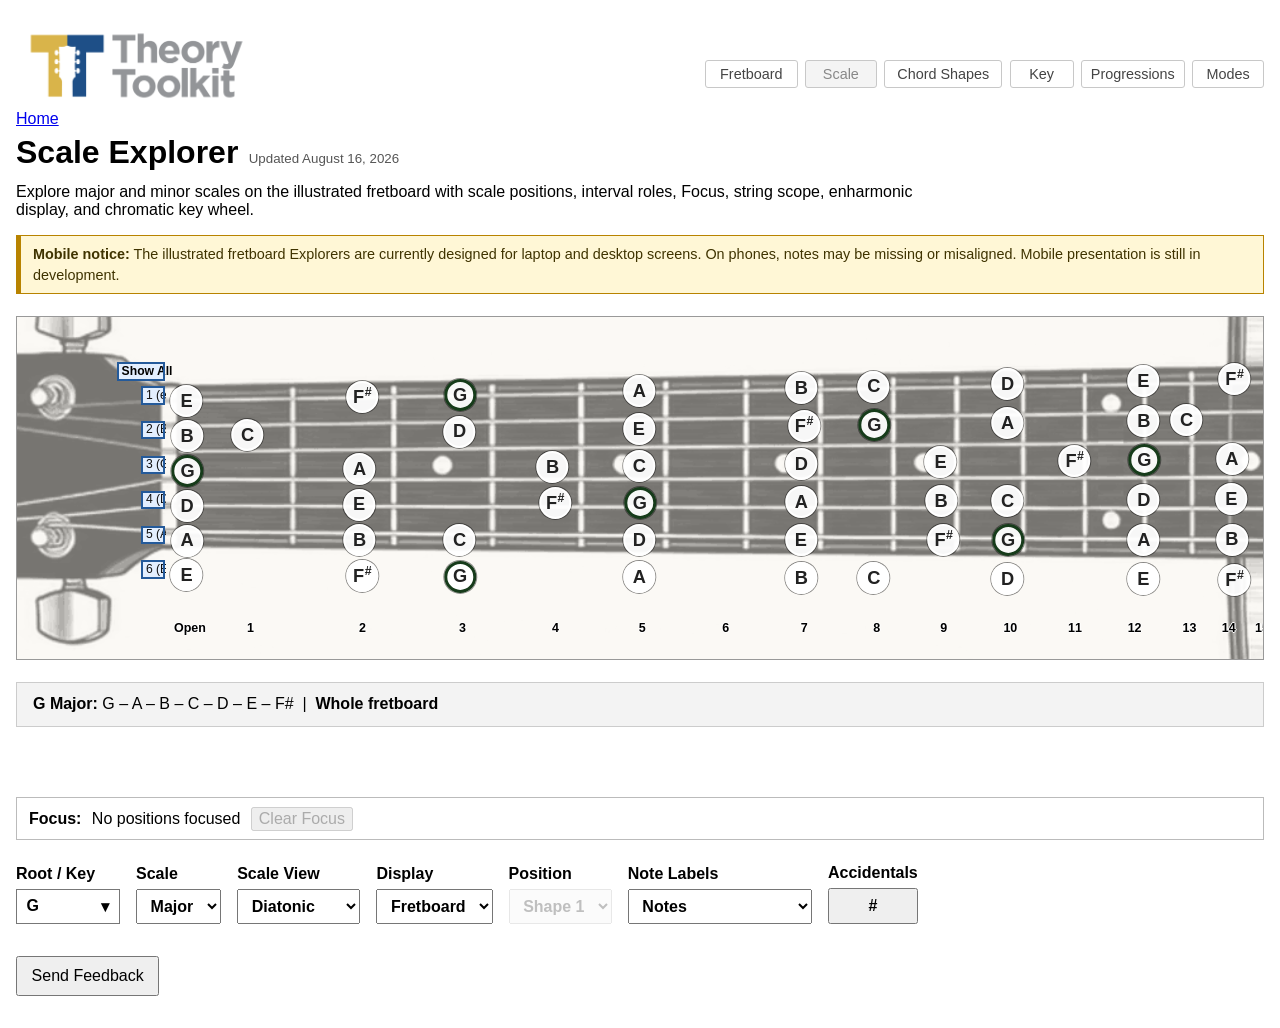
<file: scale-explorer.html>
<!doctype html>
<html lang="en"><head><meta charset="utf-8"><meta name="viewport" content="width=device-width,initial-scale=1"><title>Theory Toolkit - Scale Explorer</title><link rel="icon" type="image/png" sizes="32x32" href="./assets/brand/favicon-32.png"><link rel="icon" type="image/png" sizes="512x512" href="./assets/brand/favicon-512.png"><link rel="apple-touch-icon" sizes="180x180" href="./assets/brand/apple-touch-icon.png"><link rel="stylesheet" href="./assets/brand/branding.css"><link rel="stylesheet" href="./src/styles/fretboard-view.css?v=20260819-cleanup1"><link rel="stylesheet" href="./src/ui/feedback.css"><style>body{font-family:sans-serif;max-width:1650px;margin:1.25rem auto 2rem;padding:0 1rem}h1{margin:.35rem 0}
    .toolkit-header { display: flex; align-items: center; justify-content: space-between; gap: 2rem; width: min(1618px, calc(100vw - 2rem)); margin-left: 50%; transform: translateX(-50%); }
    .toolkit-header > p { margin: 0; }
    .toolkit-header .workbench-home img { display: block; width: min(15rem, 60vw); height: auto; }
    .explorer-nav { display: grid; grid-template-columns: 5.8rem 4.5rem 7.4rem 4rem 6.5rem 4.5rem; justify-content: end; gap: .45rem; margin-left: auto; }
    .explorer-nav a, .explorer-nav .current { text-align: center; white-space: nowrap; }
    .explorer-nav a, .explorer-nav .current { display: inline-block; padding: .3rem .55rem; border: 1px solid #c8c8c8; border-radius: 3px; font-size: .9rem; text-decoration: none; }
    .explorer-nav a { color: #444; background: #fff; }
    .explorer-nav a:hover, .explorer-nav a:focus-visible { border-color: #888; text-decoration: underline; }
    .explorer-nav .current { color: #888; background: #f4f4f4; }
    @media (max-width: 900px) { .toolkit-header { align-items: flex-start; flex-direction: column; gap: .65rem; } .explorer-nav { display: flex; justify-content: flex-start; margin-left: 0; } }
.workbench-mark{margin:.25rem 0;font-weight:bold}.checkpoint-note{margin:.4rem 0 1rem;max-width:900px}.controls{display:flex;flex-wrap:wrap;gap:1rem;align-items:end;margin:1.5rem 0}label,.key-wheel-control{display:grid;gap:.35rem;font-weight:bold}.control-label{display:block}select,input,textarea,button{font:inherit}select,input,textarea{padding:.45rem .6rem}select:disabled{opacity:.5}.summary{margin:1rem 0 1.5rem;padding:.8rem 1rem;background:#f3f3f3;border:1px solid #ccc}.legend{margin:1rem 0 1.25rem;color:#444;display:flex;flex-wrap:wrap;gap:.5rem;align-items:center;min-height:1.6rem}.chip{display:inline-block;padding:.1rem .4rem;border:1px solid #999;font-weight:bold}.root-chip{background:#bfe8c2;color:#163b1a}.third-chip{background:#666;color:#fff}.fifth-chip{background:#d8d8d8;color:#222}.blue-chip{background:#b9dcff;color:#003d73;border-color:#7db7ec}.feedback-launch{margin:2rem 0 1rem}.feedback-launch button,.feedback-actions button{padding:.55rem .85rem;cursor:pointer}.feedback-panel{border:1px solid #bbb;background:#fafafa;padding:1rem 1.2rem;margin:1rem 0 2rem}.feedback-panel[hidden]{display:none}.feedback-panel h2{margin-top:0}.feedback-panel label{margin:.85rem 0}.feedback-panel textarea{min-height:8rem;resize:vertical}.feedback-panel input,.feedback-panel textarea{box-sizing:border-box;width:100%}.feedback-panel .optional{font-weight:normal;color:#555}.feedback-contact{display:grid;grid-template-columns:1fr 1fr;gap:1rem}.feedback-actions{display:flex;gap:.7rem;align-items:center;margin-top:1rem}.feedback-note{font-size:.9rem;color:#555}.feedback-status{font-weight:bold}.feedback-status.error{color:#8b0000}@media(max-width:650px){.feedback-contact{grid-template-columns:1fr}}.focus-bar{display:flex;flex-wrap:wrap;align-items:center;gap:.65rem;border:1px solid #bbb;padding:.55rem .75rem;margin:.75rem 0 1.25rem}.accidental-control button{padding:.45rem .7rem;min-width:2.5rem;cursor:pointer}.key-wheel{position:relative;width:6.5rem}.key-wheel-trigger{width:100%;padding:.45rem .6rem;border:1px solid #777;background:#fff;text-align:left;cursor:pointer}.key-wheel-trigger::after{float:right;content:"▾"}.key-wheel-menu{position:absolute;top:50%;left:0;z-index:20;width:100%;box-sizing:border-box;border:1px solid #777;background:#fff;box-shadow:0 .25rem .75rem rgba(0,0,0,.25);overflow:hidden;transform:translateY(-50%)}.key-wheel-menu[hidden]{display:none}.key-wheel-option{display:block;width:100%;margin:0;padding:.3rem .55rem;border:0;background:#fff;text-align:center;cursor:pointer}.key-wheel-option:hover,.key-wheel-option:focus{background:#e3efff}.key-wheel-option.center{border-top:1px solid #777;border-bottom:1px solid #777;background:#f3f3f3;font-weight:bold}.key-wheel-help{position:absolute;width:1px;height:1px;overflow:hidden;clip:rect(0 0 0 0);white-space:nowrap}  .page-title { display: flex; flex-wrap: wrap; align-items: baseline; gap: .65rem; }
  .update-stamp { font-size: 10pt; font-weight: normal; color: #555; white-space: nowrap; }
  </style>  <link rel="stylesheet" href="./src/ui/mobile-support-notice.css">
</head><body>
<header class="toolkit-header">
  <p><a class="workbench-home" href="index.html"><img src="./assets/brand/theory-toolkit-logo-no-tagline.png" alt="Theory Toolkit"><span>Home</span></a></p>
  <nav class="explorer-nav" aria-label="Explorer navigation">
      <a href="fretboard-explorer.html">Fretboard</a>
      <span class="current" aria-current="page">Scale</span>
      <a href="chord-shape-explorer.html">Chord Shapes</a>
      <a href="key-explorer.html">Key</a>
      <a href="progression-explorer.html">Progressions</a>
      <a href="modes-explorer.html">Modes</a>
  </nav>
</header>
<div class="page-title"><h1>Scale Explorer</h1><span class="update-stamp">Updated August 16, 2026</span></div>

<p class="checkpoint-note">Explore major and minor scales on the illustrated fretboard with scale positions, interval roles, Focus, string scope, enharmonic display, and chromatic key wheel.</p>

<aside class="mobile-support-notice" role="note"><strong>Mobile notice:</strong> The illustrated fretboard Explorers are currently designed for laptop and desktop screens. On phones, notes may be missing or misaligned. Mobile presentation is still in development.</aside>

<div class="fretboard-wrap">
  <div class="fretboard-surface fretboard-diagnostic-surface">
  <table id="fretboard-table" class="fretboard-view fretboard-diagnostic scale-fretboard">
    <thead id="fretboard-head"></thead>
    <tbody id="fretboard-body"></tbody>
  </table>
  </div>
</div>

<div class="summary" id="summary"></div>
<div class="legend" id="legend"></div>

<div class="focus-bar">
  <strong>Focus:</strong>
  <span id="focus-status">No positions focused</span>
  <button type="button" id="clear-focus">Clear Focus</button>
</div>

<div class="controls">
  <div class="key-wheel-control">
    <span class="control-label" id="key-wheel-label">Root / Key</span>
    <div class="key-wheel">
      <button type="button" id="key-wheel-trigger" class="key-wheel-trigger" aria-labelledby="key-wheel-label key-wheel-value" aria-expanded="false"><span id="key-wheel-value">G</span></button>
      <div id="key-wheel-menu" class="key-wheel-menu" role="listbox" aria-labelledby="key-wheel-label" hidden></div>
      <span class="key-wheel-help" id="key-wheel-help">Scroll to move chromatically. Click a note to select it.</span>
    </div>
    <select id="root" hidden aria-hidden="true" tabindex="-1"></select>
  </div>
  <label>Scale<select id="scale"><option value="major">Major</option><option value="minor">Minor</option></select></label>
  <label>Scale View<select id="scale-view"><option value="diatonic">Diatonic</option><option value="pentatonic">Pentatonic</option><option value="blues">Blues</option></select></label>
  <label>Display<select id="display"><option value="fretboard">Fretboard</option><option value="position">Position</option></select></label>
  <label>Position<select id="position" disabled><option value="0">Shape 1</option><option value="1">Shape 2</option><option value="2">Shape 3</option><option value="3">Shape 4</option><option value="4">Shape 5</option></select></label>
  <label>Note Labels<select id="labels"><option value="notes">Notes</option><option value="intervals">Intervals / Degrees</option></select></label>
  <label class="accidental-control">Accidentals<button type="button" id="accidental-toggle" aria-label="Showing sharps; switch to flats" title="Switch between sharps and flats">#</button></label>
</div>
<script type="module">import{CHROMATIC_SHARPS,STANDARD_GUITAR_TUNING}from"./src/data/music-data.js";import{buildFretboard}from"./src/engine/fretboard.js";import{createFretboardFocus}from"./src/engine/fretboard-focus.js";import{installFeedback}from"./src/ui/feedback.js";import{FRETBOARD_MAX_FRET,configureFretboardView,positionFretboardCells}from"./src/ui/fretboard-view.js";
const SCALE_FORMULAS={diatonic:{major:{name:"Major",semitones:[0,2,4,5,7,9,11]},minor:{name:"Minor",semitones:[0,2,3,5,7,8,10]}},pentatonic:{major:{name:"Major Pentatonic",semitones:[0,2,4,7,9]},minor:{name:"Minor Pentatonic",semitones:[0,3,5,7,10]}},blues:{major:{name:"Major Blues",semitones:[0,2,3,4,7,9],blueOffset:3},minor:{name:"Minor Blues",semitones:[0,3,5,6,7,10],blueOffset:6}}};
const INTERVAL_NAMES={0:"R",1:"b2",2:"2",3:"b3",4:"3",5:"4",6:"b5",7:"5",8:"b6",9:"6",10:"b7",11:"7"};
const G_MAJOR_DIATONIC=[[[2,3,5],[2,3,5],[2,4,5],[2,4,5],[3,5],[2,3,5]],[[5,7,8],[5,7],[4,5,7],[4,5,7],[5,7,8],[5,7,8]],[[7,8,10],[7,9,10],[7,9,10],[7,9],[7,8,10],[7,8,10]],[[10,12],[9,10,12],[9,10,12],[9,11,12],[10,12,13],[10,12]],[[12,14,15],[12,14,15],[12,14],[11,12,14],[12,13,15],[12,14,15]]];
const G_MAJOR_PENTATONIC=[[[3,5],[2,5],[2,5],[2,4],[3,5],[3,5]],[[5,7],[5,7],[5,7],[4,7],[5,8],[5,7]],[[7,10],[7,10],[7,9],[7,9],[8,10],[7,10]],[[10,12],[10,12],[9,12],[9,12],[10,12],[10,12]],[[12,15],[12,14],[12,14],[12,14],[12,15],[12,15]]];
const G_MAJOR_BLUES=[[[3,5,6],[2,5],[2,5],[2,3,4],[3,5],[3,5,6]],[[5,6,7],[5,7],[5,7,8],[4,7],[5,8],[5,6,7]],[[7,10],[7,10],[7,8,9],[7,9],[8,10,11],[7,10]],[[10,12],[10,12,13],[9,12],[9,12],[10,11,12],[10,12]],[[12,15],[12,13,14],[12,14],[12,14,15],[12,15],[12,15]]];
const MINOR_FROM_MAJOR=[4,0,1,2,3],MAX_FRET=FRETBOARD_MAX_FRET,fretboard=buildFretboard(STANDARD_GUITAR_TUNING,MAX_FRET),focus=createFretboardFocus(),focusOverrides=new Set,selectedStrings=new Set;
let allStringsActive=true,accidentalDisplay="sharps",wheelCenterIndex=CHROMATIC_SHARPS.indexOf("G"),lastWheelStep=0;
const FLAT_NAMES=new Map([["C#","Db"],["D#","Eb"],["F#","Gb"],["G#","Ab"],["A#","Bb"]]);
const positionKey=(stringNumber,fretNumber)=>`${stringNumber}:${fretNumber}`;
const displayNote=note=>accidentalDisplay==="flats"?(FLAT_NAMES.get(note)??note):note;
const rootSelect=document.querySelector("#root"),scaleSelect=document.querySelector("#scale"),scaleViewSelect=document.querySelector("#scale-view"),displaySelect=document.querySelector("#display"),positionSelect=document.querySelector("#position"),labelSelect=document.querySelector("#labels"),summary=document.querySelector("#summary"),legend=document.querySelector("#legend"),fretboardHead=document.querySelector("#fretboard-head"),fretboardBody=document.querySelector("#fretboard-body"),accidentalToggle=document.querySelector("#accidental-toggle"),keyWheel=document.querySelector(".key-wheel"),keyWheelTrigger=document.querySelector("#key-wheel-trigger"),keyWheelValue=document.querySelector("#key-wheel-value"),keyWheelMenu=document.querySelector("#key-wheel-menu");
rootSelect.innerHTML=CHROMATIC_SHARPS.map(n=>`<option value="${n}" ${n==="G"?"selected":""}>${n}</option>`).join("");
function buildScale(root,f){const i=CHROMATIC_SHARPS.indexOf(root);return f.semitones.map(o=>CHROMATIC_SHARPS[(i+o)%12])}function noteAtOffset(root,o){return CHROMATIC_SHARPS[(CHROMATIC_SHARPS.indexOf(root)+o)%12]}function intervalOffset(root,note){return(CHROMATIC_SHARPS.indexOf(note)-CHROMATIC_SHARPS.indexOf(root)+12)%12}function rootOffsetFromG(root){return(CHROMATIC_SHARPS.indexOf(root)-CHROMATIC_SHARPS.indexOf("G")+12)%12}function transposeShape(shape,a){return shape.map(s=>s.map(f=>f+a))}function selectedShape(root,q,v,p){const k=rootOffsetFromG(root),patterns=v==="diatonic"?G_MAJOR_DIATONIC:v==="pentatonic"?G_MAJOR_PENTATONIC:G_MAJOR_BLUES;if(q==="major")return transposeShape(patterns[p],k);return transposeShape(patterns[MINOR_FROM_MAJOR[p]],k+3)}function visibleOccurrences(shape){const o=[];for(let oct=-2;oct<=2;oct++){const s=transposeShape(shape,oct*12);if(s.flat().some(f=>f>=0&&f<=MAX_FRET))o.push(s)}return o}function shapeCellSet(shape){const cells=new Set;for(const occ of visibleOccurrences(shape))occ.forEach((frets,pi)=>{const di=5-pi;frets.forEach(f=>{if(f>=0&&f<=MAX_FRET)cells.add(`${di}:${f}`)})});return cells}
function resetStringScope(){selectedStrings.clear();allStringsActive=true;focusOverrides.clear()}
function toggleStringScope(stringNumber){if(allStringsActive){allStringsActive=false;selectedStrings.add(stringNumber)}else if(selectedStrings.has(stringNumber)){selectedStrings.delete(stringNumber);if(selectedStrings.size===0)allStringsActive=true}else selectedStrings.add(stringNumber);focusOverrides.clear();render()}
function renderKeyWheel(){keyWheelMenu.innerHTML="";for(let offset=-3;offset<=3;offset+=1){const note=CHROMATIC_SHARPS[(wheelCenterIndex+offset+12)%12],button=document.createElement("button");button.type="button";button.className=`key-wheel-option${offset===0?" center":""}`;button.dataset.note=note;button.textContent=displayNote(note);button.setAttribute("role","option");button.setAttribute("aria-selected",String(note===rootSelect.value));button.addEventListener("click",()=>commitKey(note));keyWheelMenu.appendChild(button)}}
function openKeyWheel(){wheelCenterIndex=CHROMATIC_SHARPS.indexOf(rootSelect.value);renderKeyWheel();keyWheelMenu.hidden=false;keyWheelTrigger.setAttribute("aria-expanded","true")}
function closeKeyWheel(){keyWheelMenu.hidden=true;keyWheelTrigger.setAttribute("aria-expanded","false")}
function commitKey(note){rootSelect.value=note;wheelCenterIndex=CHROMATIC_SHARPS.indexOf(note);keyWheelValue.textContent=displayNote(note);closeKeyWheel();rootSelect.dispatchEvent(new Event("change",{bubbles:true}));keyWheelTrigger.focus()}
function moveKeyWheel(direction){wheelCenterIndex=(wheelCenterIndex+direction+12)%12;renderKeyWheel()}
function updateAccidentalControls(){for(const option of rootSelect.options)option.textContent=displayNote(option.value);accidentalToggle.textContent=accidentalDisplay==="sharps"?"#":"b";accidentalToggle.setAttribute("aria-label",accidentalDisplay==="sharps"?"Showing sharps; switch to flats":"Showing flats; switch to sharps");keyWheelValue.textContent=displayNote(rootSelect.value);if(!keyWheelMenu.hidden)renderKeyWheel()}
function noteLabel(text,isInterval=false){const label=document.createElement("span"),noteText=document.createElement("span"),natural=document.createElement("span");label.className="note-label";noteText.className="note-text";natural.className="note-natural";let accidental="",main=text;if(isInterval&&/^[#b♯♭]/.test(text)){accidental=text[0];main=text.slice(1)}else if(/[#b♯♭]$/.test(text)){accidental=text.slice(-1);main=text.slice(0,-1)}if(isInterval&&accidental){const accidentalLabel=document.createElement("span");accidentalLabel.className="note-accidental";accidentalLabel.textContent=accidental;noteText.appendChild(accidentalLabel)}natural.textContent=main;noteText.appendChild(natural);if(!isInterval&&accidental){const accidentalLabel=document.createElement("span");accidentalLabel.className="note-accidental";accidentalLabel.textContent=accidental;noteText.appendChild(accidentalLabel)}label.appendChild(noteText);return label}
function updateFocusStatus(){focusStatus.textContent=focus.size===0?"No positions focused":`${focus.size} position${focus.size===1?"":"s"} focused`;clearFocus.disabled=focus.size===0}
function render(){
  const root=rootSelect.value,q=scaleSelect.value,v=scaleViewSelect.value,d=displaySelect.value,p=Number(positionSelect.value),formula=SCALE_FORMULAS[v][q],notes=buildScale(root,formula),scaleSet=new Set(notes),blueNote=v==="blues"?noteAtOffset(root,formula.blueOffset):null,use=d==="position",showIntervals=labelSelect.value==="intervals",cells=use?shapeCellSet(selectedShape(root,q,v,p)):null;
  positionSelect.disabled=!use;
  summary.innerHTML=`<strong>${displayNote(root)} ${formula.name}:</strong> ${notes.map(displayNote).join(" – ")} &nbsp;|&nbsp; <strong>${use?`Shape ${p+1}`:"Whole fretboard"}</strong>`;
  legend.innerHTML=showIntervals?`<span>Intervals:</span><span class="chip root-chip">R</span><span class="chip third-chip">3 / b3</span><span class="chip fifth-chip">5</span>${v==="blues"?`<span class="chip blue-chip">${INTERVAL_NAMES[formula.blueOffset]} blue note</span>`:""}`:(v==="blues"?`Blue note: <span class="chip blue-chip">${displayNote(blueNote)}</span>`:"");
  fretboardBody.innerHTML="";
  fretboard.forEach((stringData,i)=>{
    const stringMatches=allStringsActive||selectedStrings.has(stringData.string),row=document.createElement("tr"),label=document.createElement("td"),stringButton=document.createElement("button"),stringSelected=allStringsActive||selectedStrings.has(stringData.string);
    stringButton.type="button";stringButton.className="string-scope-button";stringButton.classList.toggle("selected",stringSelected);stringButton.setAttribute("aria-pressed",String(stringSelected));stringButton.textContent=stringData.label;stringButton.title=`Toggle ${stringData.label} string scope`;stringButton.addEventListener("click",()=>toggleStringScope(stringData.string));label.appendChild(stringButton);row.appendChild(label);
    stringData.frets.forEach(({note,fret})=>{
      const baseInView=use?cells.has(`${i}:${fret}`):scaleSet.has(note),inView=stringMatches&&baseInView,off=intervalOffset(root,note),interval=INTERVAL_NAMES[off],key=positionKey(stringData.string,fret),isFocused=focus.has(stringData.string,fret),isOverride=isFocused&&focusOverrides.has(key)&&stringMatches,show=inView||isOverride,isBlue=inView&&v==="blues"&&off===formula.blueOffset,isRoot=inView&&off===0,isThird=inView&&(off===3||off===4),isFifth=inView&&off===7,cell=document.createElement("td");
      cell.className=["fret-position",inView?"scale-note":"not-in-scale",!show?"hidden-note":"",fret===MAX_FRET?"suppressed-fret":"",!showIntervals&&inView&&note===root?"root-note":"",showIntervals&&isRoot?"role-root":"",showIntervals&&isThird?"role-third":"",showIntervals&&isFifth?"role-fifth":"",isBlue?"blue-note":"",isFocused&&show?"focused-position":""].filter(Boolean).join(" ");
      if(show)cell.appendChild(noteLabel(showIntervals?interval:displayNote(note),showIntervals));
      cell.dataset.string=String(stringData.string);cell.dataset.fret=String(fret);cell.title=`String ${stringData.string}, ${fret===0?"open":`fret ${fret}`}: ${displayNote(note)}`;
      cell.addEventListener("click",()=>{if(isFocused){focus.toggle(stringData.string,fret);focusOverrides.delete(key)}else{focus.toggle(stringData.string,fret);focusOverrides.add(key)}render()});row.appendChild(cell)
    });
    fretboardBody.appendChild(row)
  });
  const allStringsButton=document.querySelector("#all-strings");allStringsButton.classList.toggle("selected",allStringsActive);allStringsButton.setAttribute("aria-pressed",String(allStringsActive));positionFretboardCells(document.querySelector("#fretboard-table"),MAX_FRET);updateFocusStatus()
}
const clearFocus=document.querySelector("#clear-focus"),focusStatus=document.querySelector("#focus-status");
clearFocus.addEventListener("click",()=>{focus.clear();focusOverrides.clear();render()});
configureFretboardView({table:document.querySelector("#fretboard-table"),head:fretboardHead,maxFret:MAX_FRET,firstHeader:'<button type="button" id="all-strings" class="string-scope-button selected" aria-pressed="true" title="Show all strings">Show All</button>'});
document.querySelector("#all-strings").addEventListener("click",()=>{resetStringScope();render()});
accidentalToggle.addEventListener("click",()=>{accidentalDisplay=accidentalDisplay==="sharps"?"flats":"sharps";updateAccidentalControls();render()});
keyWheelTrigger.addEventListener("click",()=>{if(keyWheelMenu.hidden)openKeyWheel();else closeKeyWheel()});
keyWheelMenu.addEventListener("wheel",event=>{event.preventDefault();const now=performance.now();if(Math.abs(event.deltaY)<1||now-lastWheelStep<25)return;lastWheelStep=now;moveKeyWheel(event.deltaY>0?1:-1)},{passive:false});
keyWheelTrigger.addEventListener("keydown",event=>{if(event.key!=="ArrowDown"&&event.key!=="ArrowUp"&&event.key!=="Escape")return;event.preventDefault();if(event.key==="Escape"){closeKeyWheel();return}if(keyWheelMenu.hidden)openKeyWheel();moveKeyWheel(event.key==="ArrowDown"?1:-1);keyWheelMenu.querySelector(".center").focus()});
keyWheelMenu.addEventListener("keydown",event=>{if(event.key==="Escape"){event.preventDefault();closeKeyWheel();keyWheelTrigger.focus();return}if(event.key!=="ArrowDown"&&event.key!=="ArrowUp")return;event.preventDefault();moveKeyWheel(event.key==="ArrowDown"?1:-1);keyWheelMenu.querySelector(".center").focus()});
document.addEventListener("click",event=>{if(!keyWheel.contains(event.target))closeKeyWheel()});
[rootSelect,scaleSelect,scaleViewSelect,displaySelect,positionSelect,labelSelect].forEach(el=>el.addEventListener("change",render));
updateAccidentalControls();render();

function toolkitContext(){
  return [
    `Root: ${displayNote(rootSelect.value)}`,
    `Scale: ${scaleSelect.value}`,
    `Scale View: ${scaleViewSelect.value}`,
    `Display: ${displaySelect.value}`,
    `Position: ${positionSelect.disabled ? "Whole Fretboard" : positionSelect.selectedOptions[0].textContent}`,
    `Labels: ${labelSelect.value}`,
    `Accidentals: ${accidentalDisplay}`,
    `String Scope: ${allStringsActive ? "All Strings" : [...selectedStrings].sort((a,b)=>a-b).join(", ")}`,
    `Focused Positions: ${focus.size}`
  ].join("; ")
}
installFeedback({page:"Scale Explorer",build:"Public Version",getContext:toolkitContext});

</script></body></html>
</file>
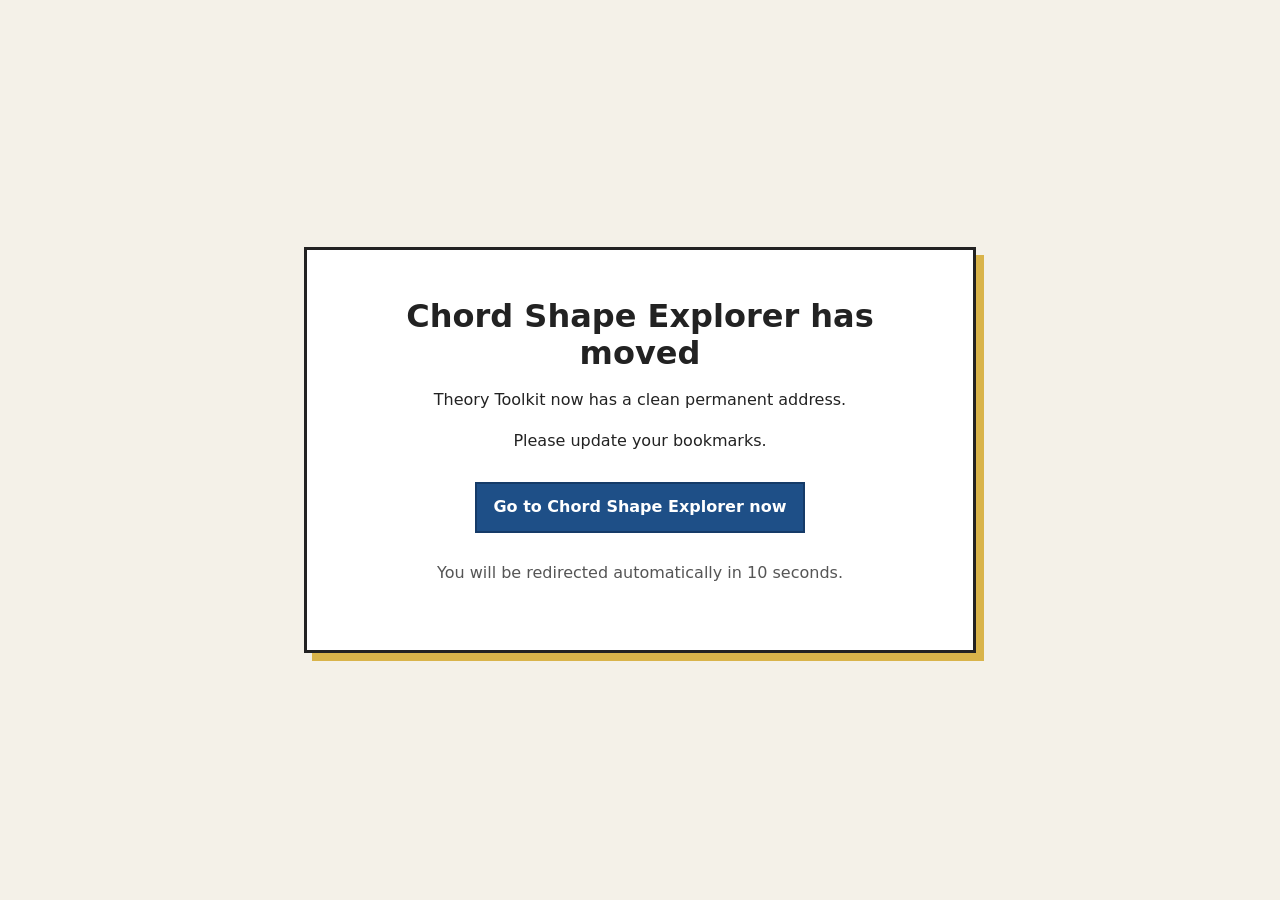
<file: tests/chord-shape-explorer-test.html>
<!doctype html>
<html lang="en"><head><meta charset="utf-8"><meta name="viewport" content="width=device-width, initial-scale=1">
<title>Chord Shape Explorer Has Moved</title><link rel="canonical" href="https://theorytoolkit.smallroomloudstories.com/chord-shape-explorer.html"><link rel="stylesheet" href="moved.css"></head>
<body><main data-destination="/chord-shape-explorer.html"><h1>Chord Shape Explorer has moved</h1><p>Theory Toolkit now has a clean permanent address.</p><p>Please update your bookmarks.</p><p><a class="go-now" href="/chord-shape-explorer.html">Go to Chord Shape Explorer now</a></p><p class="countdown">You will be redirected automatically in <span id="countdown">10</span> seconds.</p></main><script src="moved.js"></script></body></html>
</file>
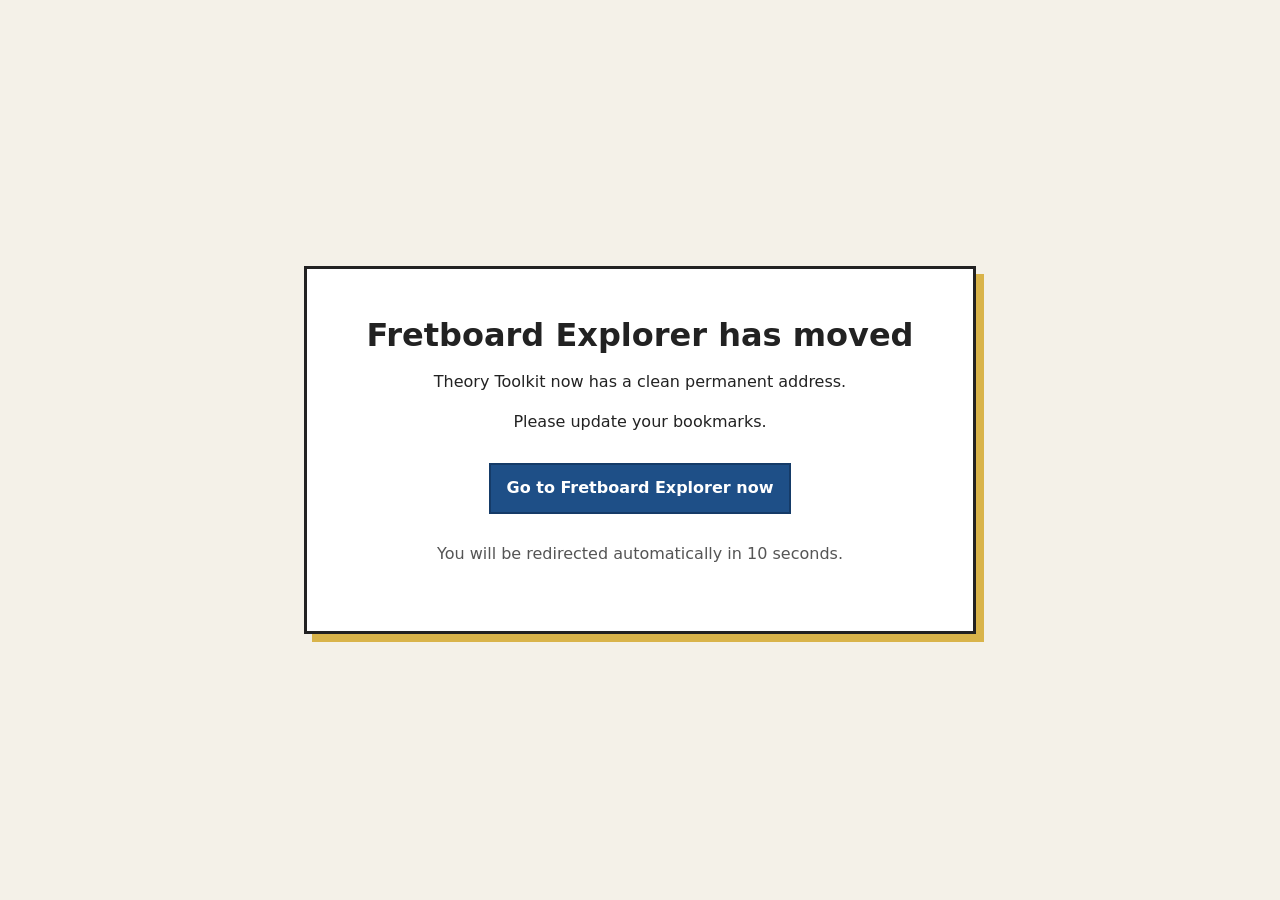
<file: tests/fretboard-selection-test.html>
<!doctype html>
<html lang="en"><head><meta charset="utf-8"><meta name="viewport" content="width=device-width, initial-scale=1">
<title>Fretboard Explorer Has Moved</title><link rel="canonical" href="https://theorytoolkit.smallroomloudstories.com/fretboard-explorer.html"><link rel="stylesheet" href="moved.css"></head>
<body><main data-destination="/fretboard-explorer.html"><h1>Fretboard Explorer has moved</h1><p>Theory Toolkit now has a clean permanent address.</p><p>Please update your bookmarks.</p><p><a class="go-now" href="/fretboard-explorer.html">Go to Fretboard Explorer now</a></p><p class="countdown">You will be redirected automatically in <span id="countdown">10</span> seconds.</p></main><script src="moved.js"></script></body></html>
</file>
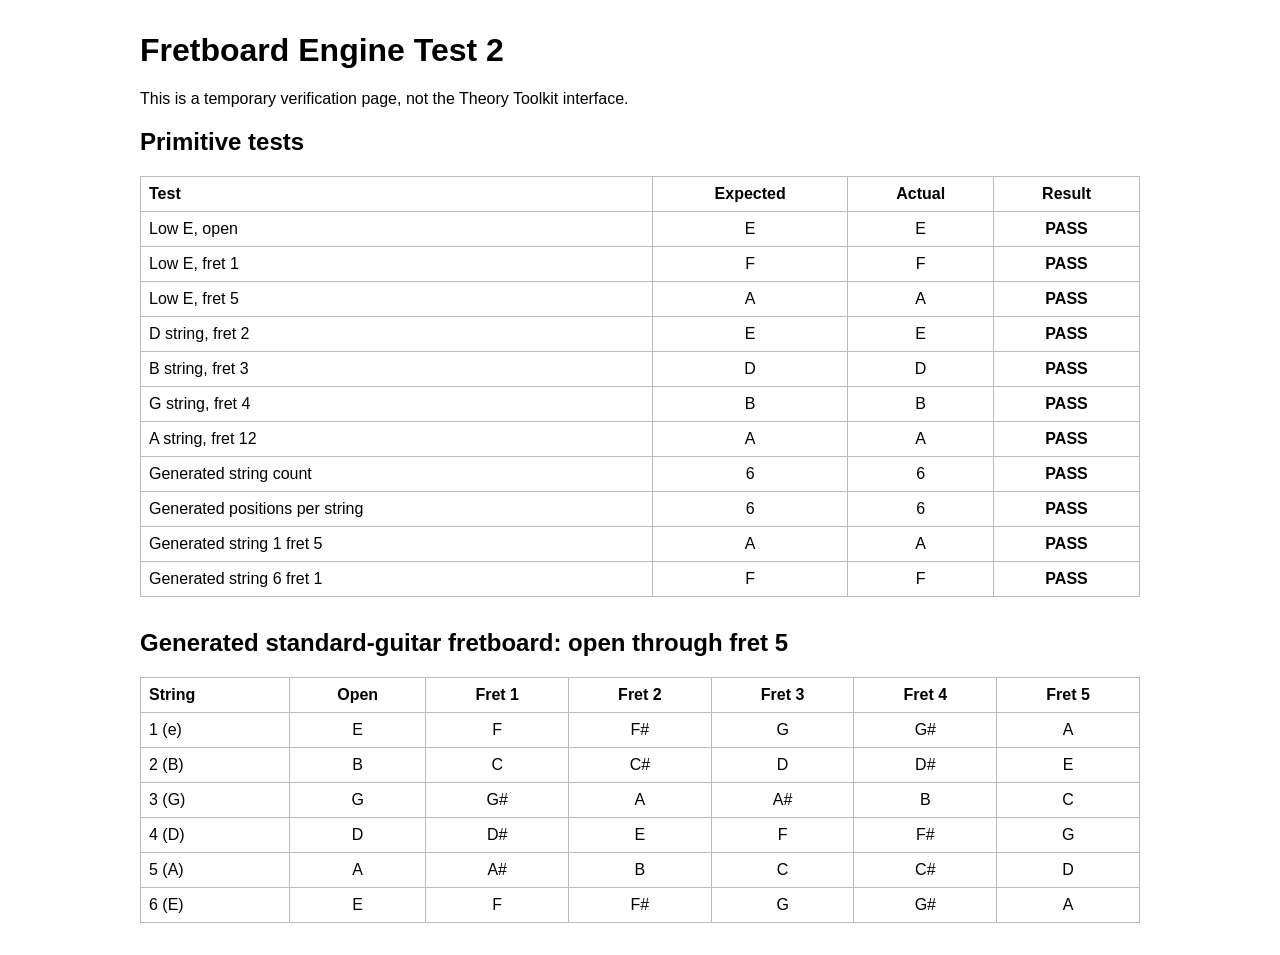
<file: tests/fretboard-test.html>
<!doctype html>
<html lang="en">
<head>
  <meta charset="utf-8">
  <meta name="viewport" content="width=device-width, initial-scale=1">
  <title>Theory Toolkit - Fretboard Engine Test</title>
  <style>
    body { font-family: sans-serif; max-width: 1000px; margin: 2rem auto; padding: 0 1rem; }
    table { border-collapse: collapse; width: 100%; margin-bottom: 2rem; }
    th, td { border: 1px solid #bbb; padding: .5rem; text-align: center; }
    th:first-child, td:first-child { text-align: left; }
    .pass, .fail { font-weight: bold; }
  </style>
</head>
<body>
  <h1>Fretboard Engine Test 2</h1>
  <p>This is a temporary verification page, not the Theory Toolkit interface.</p>

  <h2>Primitive tests</h2>
  <table>
    <thead>
      <tr><th>Test</th><th>Expected</th><th>Actual</th><th>Result</th></tr>
    </thead>
    <tbody id="results"></tbody>
  </table>

  <h2>Generated standard-guitar fretboard: open through fret 5</h2>
  <table>
    <thead id="fretboard-head"></thead>
    <tbody id="fretboard-body"></tbody>
  </table>

  <script type="module">
    import { STANDARD_GUITAR_TUNING } from "../src/data/music-data.js";
    import { noteAtFret, buildFretboard } from "../src/engine/fretboard.js";

    const fretboard = buildFretboard(STANDARD_GUITAR_TUNING, 5);

    const tests = [
      ["Low E, open", "E", noteAtFret("E", 0)],
      ["Low E, fret 1", "F", noteAtFret("E", 1)],
      ["Low E, fret 5", "A", noteAtFret("E", 5)],
      ["D string, fret 2", "E", noteAtFret("D", 2)],
      ["B string, fret 3", "D", noteAtFret("B", 3)],
      ["G string, fret 4", "B", noteAtFret("G", 4)],
      ["A string, fret 12", "A", noteAtFret("A", 12)],
      ["Generated string count", 6, fretboard.length],
      ["Generated positions per string", 6, fretboard[0].frets.length],
      ["Generated string 1 fret 5", "A", fretboard[0].frets[5].note],
      ["Generated string 6 fret 1", "F", fretboard[5].frets[1].note]
    ];

    const results = document.querySelector("#results");
    for (const [name, expected, actual] of tests) {
      const passed = expected === actual;
      const row = document.createElement("tr");
      row.innerHTML = `
        <td>${name}</td>
        <td>${expected}</td>
        <td>${actual}</td>
        <td class="${passed ? "pass" : "fail"}">${passed ? "PASS" : "FAIL"}</td>
      `;
      results.appendChild(row);
    }

    document.querySelector("#fretboard-head").innerHTML = `
      <tr>
        <th>String</th>
        ${Array.from({ length: 6 }, (_, fret) => `<th>${fret === 0 ? "Open" : `Fret ${fret}`}</th>`).join("")}
      </tr>
    `;

    const fretboardBody = document.querySelector("#fretboard-body");
    for (const stringData of fretboard) {
      const row = document.createElement("tr");
      row.innerHTML = `
        <td>${stringData.label}</td>
        ${stringData.frets.map(({ note }) => `<td>${note}</td>`).join("")}
      `;
      fretboardBody.appendChild(row);
    }
  </script>
</body>
</html>
</file>
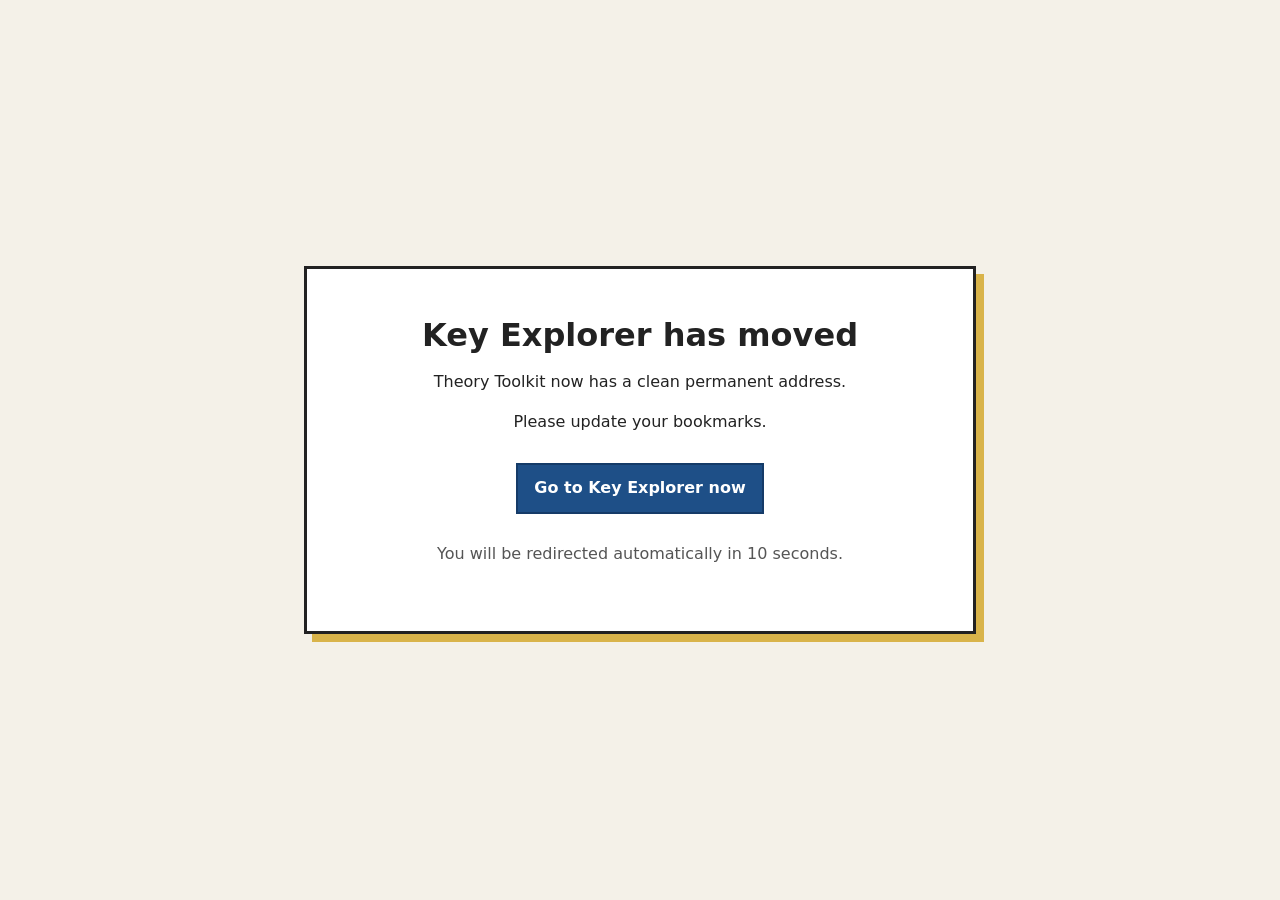
<file: tests/key-explorer-test.html>
<!doctype html>
<html lang="en"><head><meta charset="utf-8"><meta name="viewport" content="width=device-width, initial-scale=1">
<title>Key Explorer Has Moved</title><link rel="canonical" href="https://theorytoolkit.smallroomloudstories.com/key-explorer.html"><link rel="stylesheet" href="moved.css"></head>
<body><main data-destination="/key-explorer.html"><h1>Key Explorer has moved</h1><p>Theory Toolkit now has a clean permanent address.</p><p>Please update your bookmarks.</p><p><a class="go-now" href="/key-explorer.html">Go to Key Explorer now</a></p><p class="countdown">You will be redirected automatically in <span id="countdown">10</span> seconds.</p></main><script src="moved.js"></script></body></html>
</file>
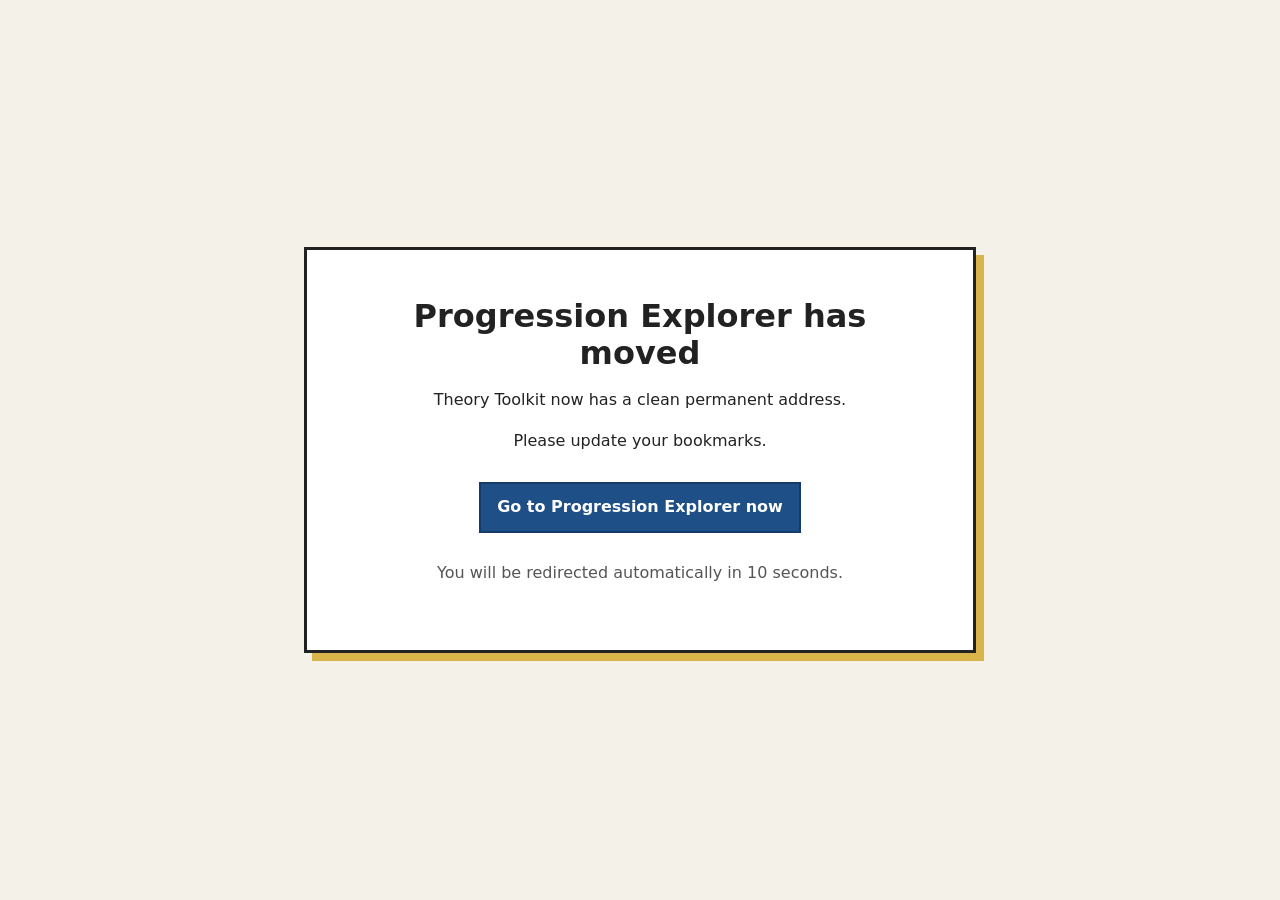
<file: tests/progression-explorer-test.html>
<!doctype html>
<html lang="en"><head><meta charset="utf-8"><meta name="viewport" content="width=device-width, initial-scale=1">
<title>Progression Explorer Has Moved</title><link rel="canonical" href="https://theorytoolkit.smallroomloudstories.com/progression-explorer.html"><link rel="stylesheet" href="moved.css"></head>
<body><main data-destination="/progression-explorer.html"><h1>Progression Explorer has moved</h1><p>Theory Toolkit now has a clean permanent address.</p><p>Please update your bookmarks.</p><p><a class="go-now" href="/progression-explorer.html">Go to Progression Explorer now</a></p><p class="countdown">You will be redirected automatically in <span id="countdown">10</span> seconds.</p></main><script src="moved.js"></script></body></html>
</file>
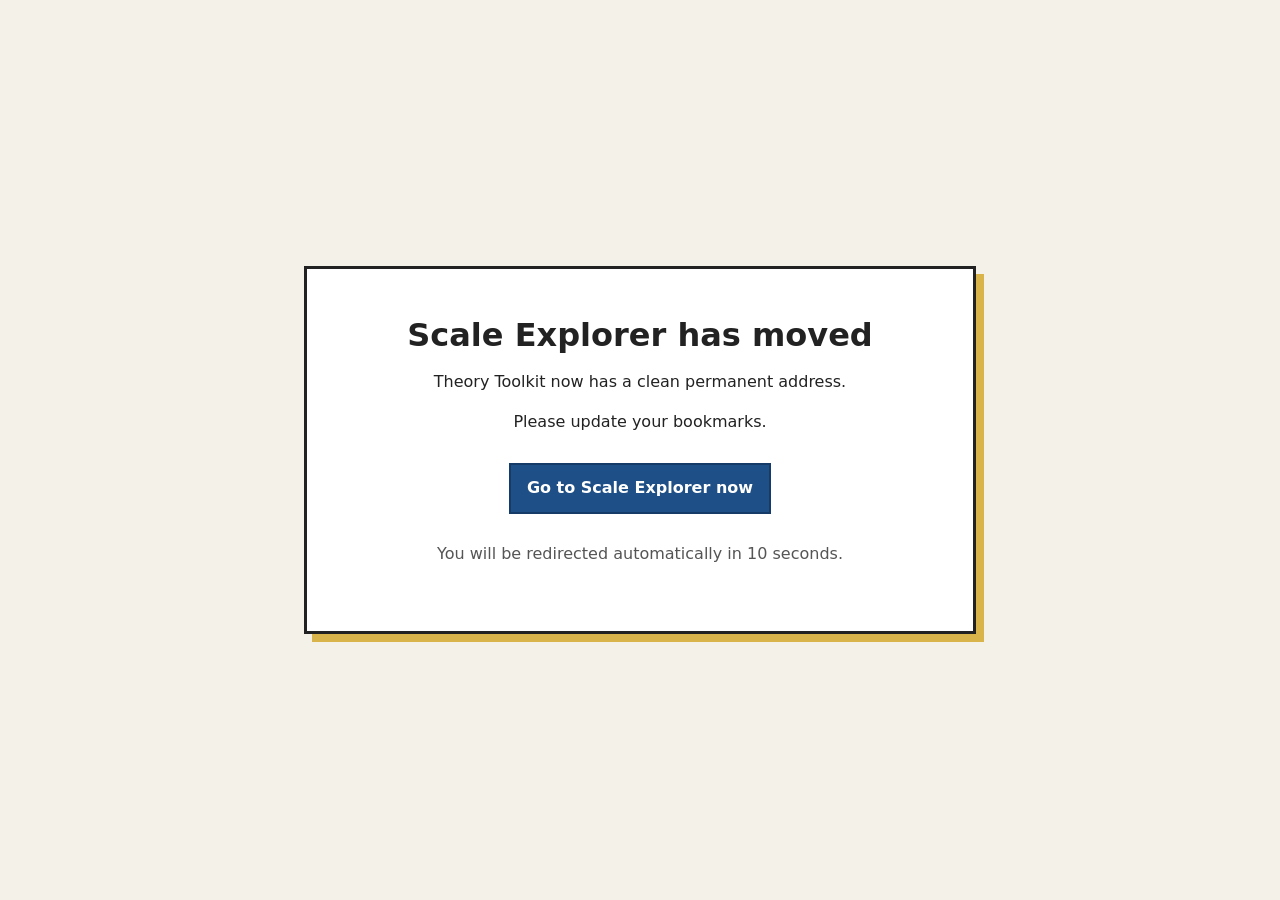
<file: tests/scale-explorer-test.html>
<!doctype html>
<html lang="en"><head><meta charset="utf-8"><meta name="viewport" content="width=device-width, initial-scale=1">
<title>Scale Explorer Has Moved</title><link rel="canonical" href="https://theorytoolkit.smallroomloudstories.com/scale-explorer.html"><link rel="stylesheet" href="moved.css"></head>
<body><main data-destination="/scale-explorer.html"><h1>Scale Explorer has moved</h1><p>Theory Toolkit now has a clean permanent address.</p><p>Please update your bookmarks.</p><p><a class="go-now" href="/scale-explorer.html">Go to Scale Explorer now</a></p><p class="countdown">You will be redirected automatically in <span id="countdown">10</span> seconds.</p></main><script src="moved.js"></script></body></html>
</file>
<file: assets/brand/branding.css>
.brand-heading {
  margin: 0;
}

.brand-logo {
  display: block;
  width: min(46rem, 100%);
  height: auto;
}

.site-home {
  display: inline-flex;
  align-items: center;
  gap: .55rem;
  color: #333;
  font-weight: bold;
  text-decoration: none;
}

.site-home:hover,
.site-home:focus-visible {
  text-decoration: underline;
}

.site-home img {
  display: block;
  width: min(15rem, 60vw);
  height: auto;
}
</file>
<file: src/ui/feedback.css>
/* Shared Theory Toolkit feedback styles. */
.feedback-launch { margin: 2rem 0 1rem; }
.feedback-panel { border: 1px solid #bbb; background: #fafafa; padding: 1rem 1.2rem; margin: 1rem 0 2rem; }
.feedback-panel[hidden] { display: none; }
.feedback-panel h2 { margin-top: 0; }
.feedback-panel label { display: grid; gap: .35rem; margin: .85rem 0; font-weight: bold; }
.feedback-panel textarea { min-height: 8rem; resize: vertical; }
.feedback-panel input, .feedback-panel textarea { box-sizing: border-box; width: 100%; padding: .55rem .65rem; font-family: Arial, Helvetica, sans-serif; font-size: 1rem; font-weight: normal; line-height: 1.45; }
.feedback-panel .optional { font-weight: normal; color: #555; }
.feedback-contact { display: grid; grid-template-columns: 1fr 1fr; gap: 1rem; }
.feedback-actions { display: flex; gap: .7rem; align-items: center; margin-top: 1rem; }
.feedback-actions button, .feedback-launch button { padding: .55rem .85rem; cursor: pointer; }
.feedback-note { font-size: .9rem; color: #555; }
.feedback-status { font-weight: bold; }
.feedback-status.error { color: #8b0000; }
@media (max-width: 650px) { .feedback-contact { grid-template-columns: 1fr; } }
</file>
<file: src/ui/mobile-support-notice.css>
.mobile-support-notice {
  margin: .7rem 0 1rem;
  padding: .55rem .75rem;
  border: 1px solid #b88300;
  border-left: 5px solid #b88300;
  background: #fff7d6;
  color: #3f3300;
  font-size: .9rem;
  line-height: 1.4;
}

.mobile-support-notice strong {
  display: inline;
}

@media (max-width: 760px) {
  .mobile-support-notice {
    margin: .75rem 0 1rem;
    padding: .8rem;
    border-width: 2px 2px 2px 6px;
    background: #fff0ae;
    font-size: 1rem;
  }

  .mobile-support-notice strong {
    display: block;
    margin-bottom: .25rem;
  }
}
</file>
<file: tests/moved.css>
:root {
  color-scheme: light;
  font-family: system-ui, -apple-system, BlinkMacSystemFont, "Segoe UI", sans-serif;
}
* { box-sizing: border-box; }
body {
  min-height: 100vh;
  margin: 0;
  display: grid;
  place-items: center;
  padding: 1.25rem;
  background: #f4f1e8;
  color: #222;
}
main {
  width: min(42rem, 100%);
  padding: clamp(1.5rem, 5vw, 3rem);
  border: 3px solid #222;
  background: #fff;
  box-shadow: .5rem .5rem 0 #d9b44a;
  text-align: center;
}
h1 { margin: 0 0 1rem; line-height: 1.15; }
p { line-height: 1.55; }
.new-address { overflow-wrap: anywhere; font-weight: 700; }
.go-now {
  display: inline-block;
  margin: .75rem 0;
  padding: .7rem 1rem;
  border: 2px solid #153b68;
  background: #1e4f87;
  color: #fff;
  font-weight: 700;
  text-decoration: none;
}
.go-now:hover, .go-now:focus-visible { background: #153b68; }
.countdown { color: #555; }
@media (prefers-reduced-motion: reduce) { .countdown { display: none; } }
</file>
<file: src/styles/fretboard-view.css>
.fretboard-wrap { overflow-x: auto; padding: .35rem 0; }

.fretboard-surface {
  position: relative;
  min-width: 1180px;
  min-height: 342px;
  padding: 0;
  overflow: hidden;
  background: #f8f5ed;
  border: 1px solid #999;
  isolation: isolate;
}

.fretboard-surface::before {
  position: absolute;
  inset: 0;
  z-index: 0;
  content: "";
  background: url("../../assets/studio-guitar-fretboard.png?v=20260819-2dot") left center / 140% auto no-repeat;
  opacity: .52;
}

.fretboard-view {
  position: absolute;
  z-index: 1;
  top: 0;
  left: 0;
  width: 100%;
  height: 100%;
  min-width: 0;
  table-layout: fixed;
  border-collapse: collapse;
  background: rgba(255, 255, 255, .18);
}

.fretboard-view th, .fretboard-view td {
  position: absolute;
  left: var(--cell-left);
  top: var(--cell-top);
  width: var(--cell-width);
  height: var(--cell-height);
  box-sizing: border-box;
  min-width: 0;
  padding: .1rem .05rem;
  overflow: hidden;
  text-align: center;
  white-space: nowrap;
  border: 1px solid rgba(40, 40, 40, .62);
  font-size: .76rem;
}

.fretboard-view th { background: rgba(255, 255, 255, .82); font-size: .78rem; }
.fretboard-view .string-scope-button { margin: 0; padding: .1rem .25rem; line-height: 1.1; font-size: .76rem; }
.fretboard-view th:first-child, .fretboard-view td:first-child { text-align: left; }
.fretboard-view td.fret-position { background: rgba(255, 255, 255, .66); text-shadow: 0 1px 0 #fff; }
.fretboard-view td.hidden-note, .fretboard-view td.not-in-scale { background: rgba(255, 255, 255, .25); }

.fretboard-diagnostic th, .fretboard-diagnostic td { border-color: rgba(40, 40, 40, .48); }
.fretboard-diagnostic th { background: rgba(255, 255, 255, .55); }
.fretboard-diagnostic td.fret-position { background: rgba(255, 255, 255, .16); }
.fretboard-diagnostic td.hidden-note { background: rgba(255, 255, 255, .08); }
.fretboard-diagnostic .open-position { z-index: 2; border-color: transparent; background: rgba(255, 255, 255, .58); }
.fretboard-diagnostic-surface::before { background-position: -5.25rem calc(50% - 5.25rem); background-size: 162% auto; }
.fretboard-diagnostic-surface[data-instrument="lapSteel"]::before {
  background-image: url("../../assets/daryl-electro-hawaiian-fretboard-photo.webp?v=20260827-1");
  background-position: center center;
  background-size: 100% 100%;
  transform: translateX(2.27%);
}
.fretboard-diagnostic-surface[data-instrument="bass"]::before {
  background-image: url("../../assets/rob-epiphone-viola-bass-fretboard.webp?v=20260829-1");
  background-position: center center;
  background-size: 100% 100%;
  filter: grayscale(1) contrast(1.08);
  opacity: .58;
}
.fretboard-view td.focused-position { background: #fff3a6 !important; }

/* Finished Fretboard Explorer presentation: calibrated cells remain as large
   hit targets, but their alignment scaffolding is visually removed. */
.fretboard-diagnostic { background: transparent; }
.fretboard-diagnostic th,
.fretboard-diagnostic td,
.fretboard-diagnostic th.open-position,
.fretboard-diagnostic td.open-position,
.fretboard-diagnostic td.fret-position,
.fretboard-diagnostic td.hidden-note {
  border-color: transparent;
  outline: none;
  background: transparent;
  box-shadow: none;
}
.fretboard-diagnostic th {
  background: transparent;
  overflow: visible;
  font-weight: bold;
  text-shadow: 0 1px 0 #fff, 0 -1px 0 #fff, 1px 0 0 #fff, -1px 0 0 #fff;
}
.fretboard-diagnostic td.fret-position { overflow: visible; cursor: pointer; }
.fretboard-diagnostic td.selected-note { outline: none; }
.fretboard-diagnostic .note-label {
  position: absolute;
  top: 50%;
  left: 50%;
  z-index: 1;
  display: grid;
  place-items: center start;
  transform: translate(-50%, -50%);
  pointer-events: none;
  width: 2.34rem;
  box-sizing: border-box;
  padding-left: .58rem;
  color: #fff;
  font-size: 1.14rem;
  font-weight: 700;
  line-height: 1;
  text-shadow: 0 1px 2px #111, 0 0 3px #111;
}
.fretboard-diagnostic .note-text {
  position: relative;
  z-index: 1;
  display: inline-flex;
  align-items: flex-start;
  isolation: isolate;
}
.fretboard-diagnostic .note-accidental {
  margin-left: .04em;
  font-size: .68em;
  transform: translateY(-.12em);
}
.fretboard-diagnostic td.hidden-note .note-label {
  color: transparent;
  text-shadow: none;
}
.fretboard-diagnostic td.selected-note .note-label {
  color: #063f75;
  font-weight: 800;
  text-shadow: none;
}
.fretboard-diagnostic td.selected-note .note-text::before,
.fretboard-diagnostic td.focused-position .note-text::before {
  position: absolute;
  top: 50%;
  left: 50%;
  z-index: -1;
  width: 2rem;
  height: 2rem;
  box-sizing: border-box;
  border: 2px solid #fff;
  border-radius: 50%;
  background: rgba(255, 255, 255, .94);
  box-shadow: 0 0 0 1px rgba(0, 0, 0, .45);
  content: "";
  transform: translate(-50%, -50%);
}
.fretboard-diagnostic td.focused-position {
  color: #111;
  background: transparent !important;
  box-shadow: none;
  font-weight: bold;
}
.fretboard-diagnostic td.focused-position .note-label {
  color: #111;
  text-shadow: none;
}
.fretboard-diagnostic td.focused-position .note-text::before {
  border: 3px solid #111;
  background: #fff3a6;
  box-shadow: none;
}
.fretboard-diagnostic td.suppressed-fret .note-label { display: none; }
.fretboard-diagnostic td[data-fret="12"] .note-label {
  transform: translate(calc(-50% + 12px), -50%);
}
.fretboard-diagnostic td[data-fret="14"] .note-label {
  transform: translate(calc(-50% + 6px), -50%);
}
.fretboard-diagnostic[data-instrument="lapSteel"] td[data-fret="12"] .note-label,
.fretboard-diagnostic[data-instrument="lapSteel"] td[data-fret="14"] .note-label {
  transform: translate(-50%, -50%);
}
.fretboard-diagnostic[data-instrument="bass"] td[data-fret="12"] .note-label,
.fretboard-diagnostic[data-instrument="bass"] td[data-fret="14"] .note-label {
  transform: translate(-50%, -50%);
}
.fretboard-diagnostic tbody .string-scope-button {
  color: #fff;
  text-shadow: -1px -1px 0 #111, 1px -1px 0 #111, -1px 1px 0 #111, 1px 1px 0 #111;
}
.fretboard-diagnostic tbody .string-scope-button.selected {
  color: #111;
  text-shadow: none;
}
.fretboard-diagnostic .string-scope-button {
  width: 100%;
  margin: 0;
  box-sizing: border-box;
  border: 1px solid transparent;
  background: transparent;
  text-align: left;
}
.fretboard-diagnostic .string-scope-button:hover { border-color: #777; }
.fretboard-diagnostic .string-scope-button.selected {
  border-color: #245a9a;
  outline: 2px solid #245a9a;
  outline-offset: -2px;
  background: #e3efff;
}

/* Scale Explorer keeps its musical role colors, translated from whole-cell
   fills into the shared circular fretboard marker language. */
.scale-fretboard td.scale-note .note-label { color: #222; text-shadow: none; }
.scale-fretboard td.scale-note .note-text::before {
  position: absolute;
  top: 50%;
  left: 50%;
  z-index: -1;
  width: 2rem;
  height: 2rem;
  box-sizing: border-box;
  border: 2px solid #fff;
  border-radius: 50%;
  background: rgba(255, 255, 255, .94);
  box-shadow: 0 0 0 1px rgba(0, 0, 0, .45);
  content: "";
  transform: translate(-50%, -50%);
}
.scale-fretboard td.root-note .note-text::before { border: 3px solid #163b1a; }
.scale-fretboard td.role-root .note-label { color: #163b1a; }
.scale-fretboard td.role-root .note-text::before { border-color: #88bf8c; background: #bfe8c2; }
.scale-fretboard td.role-third .note-label { color: #fff; }
.scale-fretboard td.role-third .note-text::before { border-color: #444; background: #666; }
.scale-fretboard td.role-fifth .note-label { color: #222; }
.scale-fretboard td.role-fifth .note-text::before { border-color: #aaa; background: #d8d8d8; }
.scale-fretboard td.blue-note .note-label { color: #003d73; }
.scale-fretboard td.blue-note .note-text::before { border-color: #7db7ec; background: #b9dcff; }
.scale-fretboard td.focused-position .note-label { color: #111; }
.scale-fretboard td.focused-position .note-text::before {
  border: 3px solid #111;
  background: #fff3a6;
  box-shadow: none;
}

@media (max-width: 700px) {
  .fretboard-surface { min-width: 1050px; }
}
</file>
